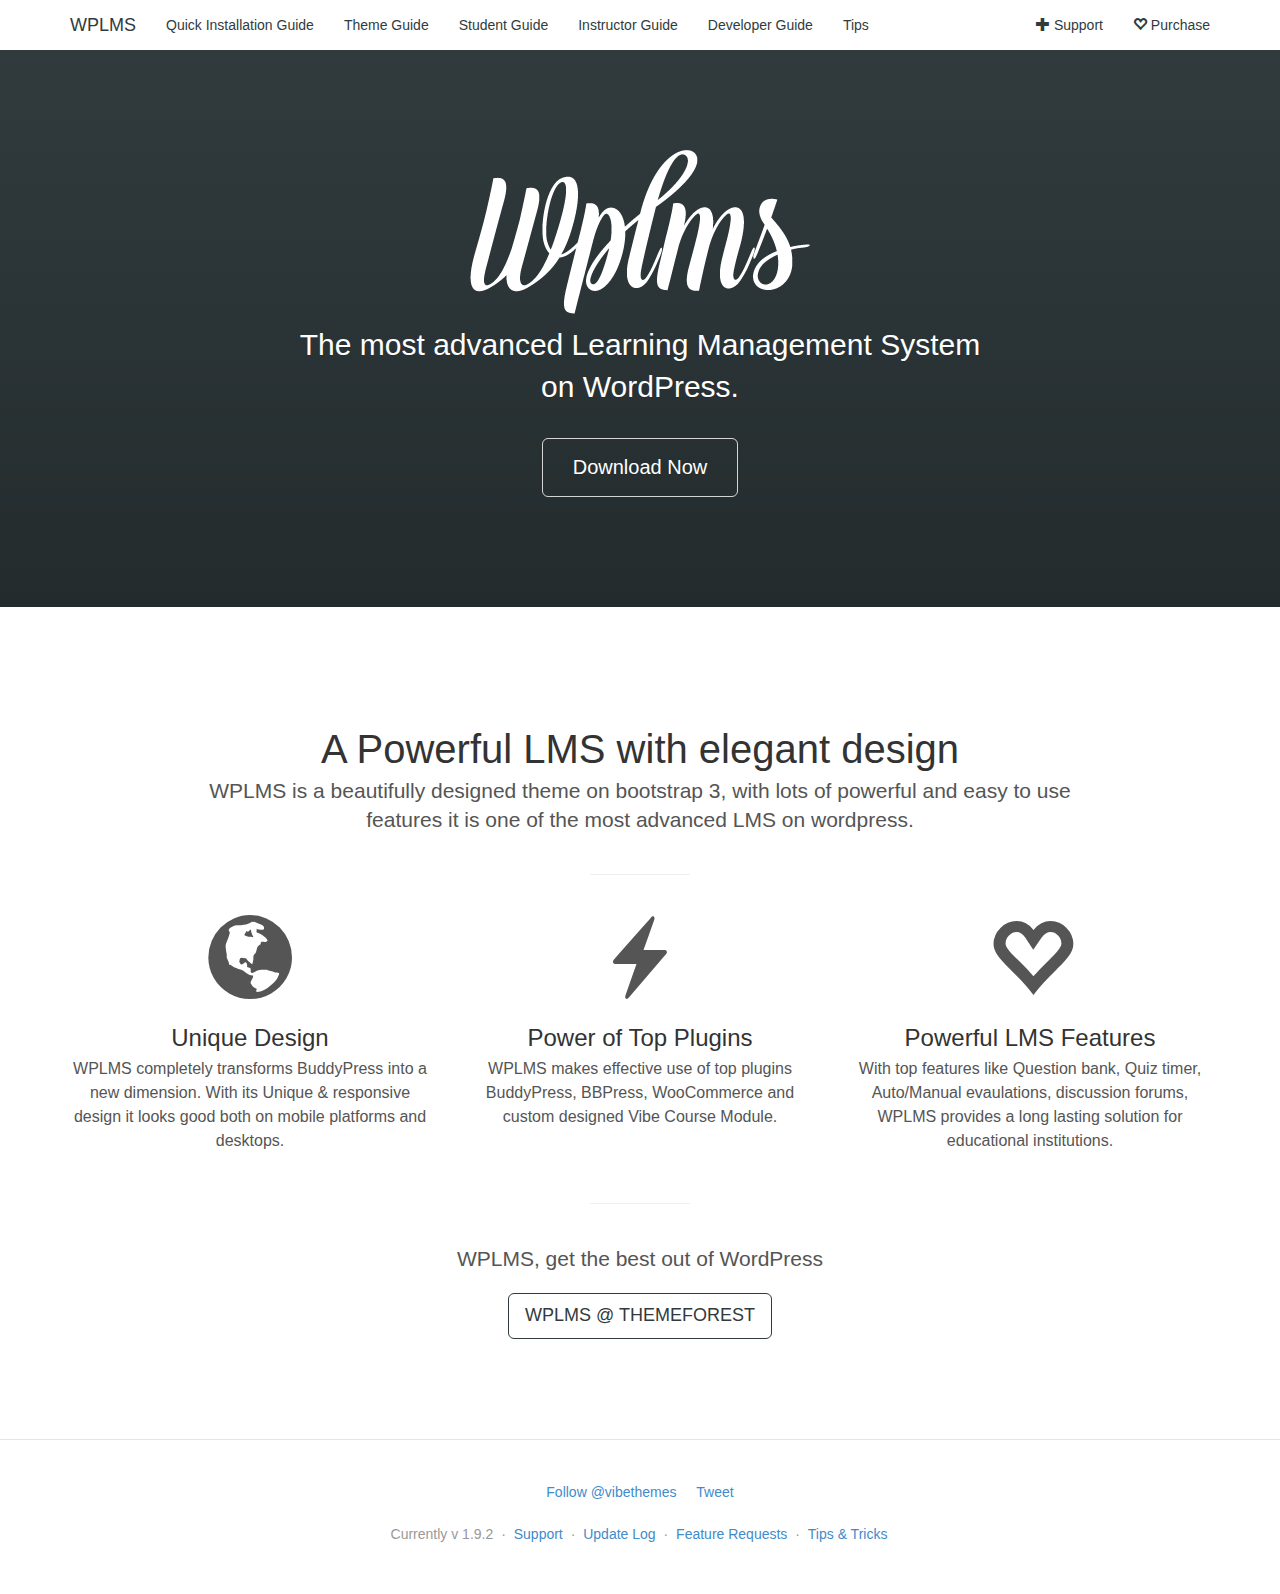
<file: index.html>
<!DOCTYPE html>
<html lang="en">
  <head>
    <!-- Meta, title, CSS, favicons, etc. -->
    <meta charset="utf-8">
<meta http-equiv="X-UA-Compatible" content="IE=edge">
<meta name="viewport" content="width=device-width, initial-scale=1">
<meta name="author" content="vibethemes">

<title>
  
    WPLMS | LMS for WordPress
  
</title>

<!-- Bootstrap core CSS -->
<link href="css/bootstrap.min.css" rel="stylesheet">

<!-- Documentation extras -->
<link href="css/style.css" rel="stylesheet">
<!--[if lt IE 9]><script src="../assets/js/ie8-responsive-file-warning.js"></script><![endif]-->

<!-- HTML5 shim and Respond.js IE8 support of HTML5 elements and media queries -->
<!--[if lt IE 9]>
  <script src="https://oss.maxcdn.com/libs/html5shiv/3.7.0/html5shiv.js"></script>
  <script src="https://oss.maxcdn.com/libs/respond.js/1.4.2/respond.min.js"></script>
<![endif]-->



  </head>
  <body class="bs-docs-home">
  <div id="fb-root"></div>


    <a class="sr-only" href="#content">Skip to main content</a>

    <!-- Docs master nav -->
    <header class="navbar navbar-static-top bs-docs-nav" role="banner">
  <div class="container">
    <div class="navbar-header">
      <button class="navbar-toggle" type="button" data-toggle="collapse" data-target=".bs-navbar-collapse">
        <span class="sr-only">Toggle navigation</span>
        <span class="icon-bar"></span>
        <span class="icon-bar"></span>
        <span class="icon-bar"></span>
      </button>
      <a href="index.html" class="navbar-brand">WPLMS</a>
    </div>
    <nav class="collapse navbar-collapse bs-navbar-collapse" role="navigation">
      <ul class="nav navbar-nav">
        <li>
          <a href="quick-installation-guide.html">Quick Installation Guide</a>
        </li>
        <li>
          <a href="theme-guide.html">Theme Guide</a>
        </li>
        <li>
          <a href="student-guide.html">Student Guide</a>
        </li>
        <li>
          <a href="instructor-guide.html">Instructor Guide</a>
        </li>
        <li>
          <a href="developer-guide.html">Developer Guide</a>
        </li>
        <li>
          <a href="tips.html">Tips</a>
        </li>
      </ul>
      <ul class="nav navbar-nav navbar-right">
        <li><a href="http://support.vibethemes.com/"><i class="glyphicon glyphicon-plus"></i> Support</a></li>
        <li><a href="http://themeforest.net/item/wplms-learning-management-system/6780226?ref=vibethemes"><i class="glyphicon glyphicon-heart-empty"></i> Purchase</a></li>
      </ul>
    </nav>
  </div>
</header>


    <!-- Page content of course! -->
    <main class="bs-masthead" id="content" role="main">
      <div class="container">
        <h1><img src="images/logo.png" alt="WPLMS logo" /></h1>
        <!-- <h1>Bootstrap</h1> -->
        <p class="lead">The most advanced Learning Management System<br /> on WordPress.</p>
        <p class="lead">
          <a href="" class="btn btn-outline-inverse btn-lg" onclick="">Download Now</a>
        </p>
      </div>
    </main>

<div class="bs-featurette">
  <div class="container">
    <h2 class="bs-featurette-title">A Powerful LMS with elegant design</h2>
    <p class="lead">WPLMS is a beautifully designed theme on bootstrap 3, with lots of powerful and easy to use features it is one of the most advanced LMS on wordpress.</p>

    <hr class="half-rule">

    <div class="row">
      <div class="col-sm-4">
       <i class="glyphicon glyphicon-globe bigicon"></i>
        <h3>Unique Design</h3>
        <p>WPLMS completely transforms BuddyPress into a new dimension. With its Unique & responsive design it looks good both on mobile platforms and desktops.</p>
      </div>
      <div class="col-sm-4">
        <i class="glyphicon glyphicon-flash bigicon"></i>
        <h3>Power of Top Plugins</h3>
        <p>WPLMS makes effective use of top plugins BuddyPress, BBPress, WooCommerce and custom designed Vibe Course Module.</p>
      </div>
      <div class="col-sm-4">
        <i class="glyphicon glyphicon-heart-empty bigicon"></i>
        <h3>Powerful LMS Features</h3>
        <p>With top features like Question bank, Quiz timer, Auto/Manual evaulations, discussion forums, WPLMS provides a long lasting solution for educational institutions.</p>
      </div>
    </div>

    <hr class="half-rule">

    <p class="lead">WPLMS, get the best out of WordPress</p>
    <a href="http://themeforest.com/user/vibethemes" class="btn btn-outline btn-lg">WPLMS @ THEMEFOREST</a>
  </div>
</div>



    <!-- Footer
================================================== -->
<footer class="bs-footer" role="contentinfo">
  <div class="container">
    <div class="bs-social">
  <ul class="bs-social-buttons">
    <li class="follow-btn">
      <a href="https://twitter.com/vibethemes" class="twitter-follow-button" data-link-color="#0069D6" data-show-count="true">Follow @vibethemes</a>
    </li>
    <li class="tweet-btn">
      <a href="https://twitter.com/share" class="twitter-share-button" data-url="http://vibethemes.com/envato/wplms" data-count="horizontal" data-via="vibethemes" data-related="mdo:WPLMS by VibeThemes">Tweet</a>
    </li>
  </ul>
</div>


   
     <ul class="footer-links muted">
      <li>Currently v 1.9.2</li>
      <li>&middot;</li>
      <li><a href="http://support.vibethemes.com/">Support</a></li>
      <li>&middot;</li>
      <li><a href="http://support.vibethemes.com/support/solutions/folders/1000210639">Update Log</a></li>
      <li>&middot;</li>
      <li><a href="http://support.vibethemes.com/support/discussions/forums/1000220365">Feature Requests</a></li>
      <li>&middot;</li>
      <li><a href="http://support.vibethemes.com/support/solutions/folders/1000210637">Tips &amp; Tricks</a></li>
    </ul>
  </div>
</footer>

<!-- Bootstrap core JavaScript
================================================== -->
<!-- Placed at the end of the document so the pages load faster -->
<script src="https://ajax.googleapis.com/ajax/libs/jquery/1.10.2/jquery.min.js"></script>
<script src="js/bootstrap.min.js"></script>
<script src="js/docs.min.js"></script>


  </body>
</html>
</file>
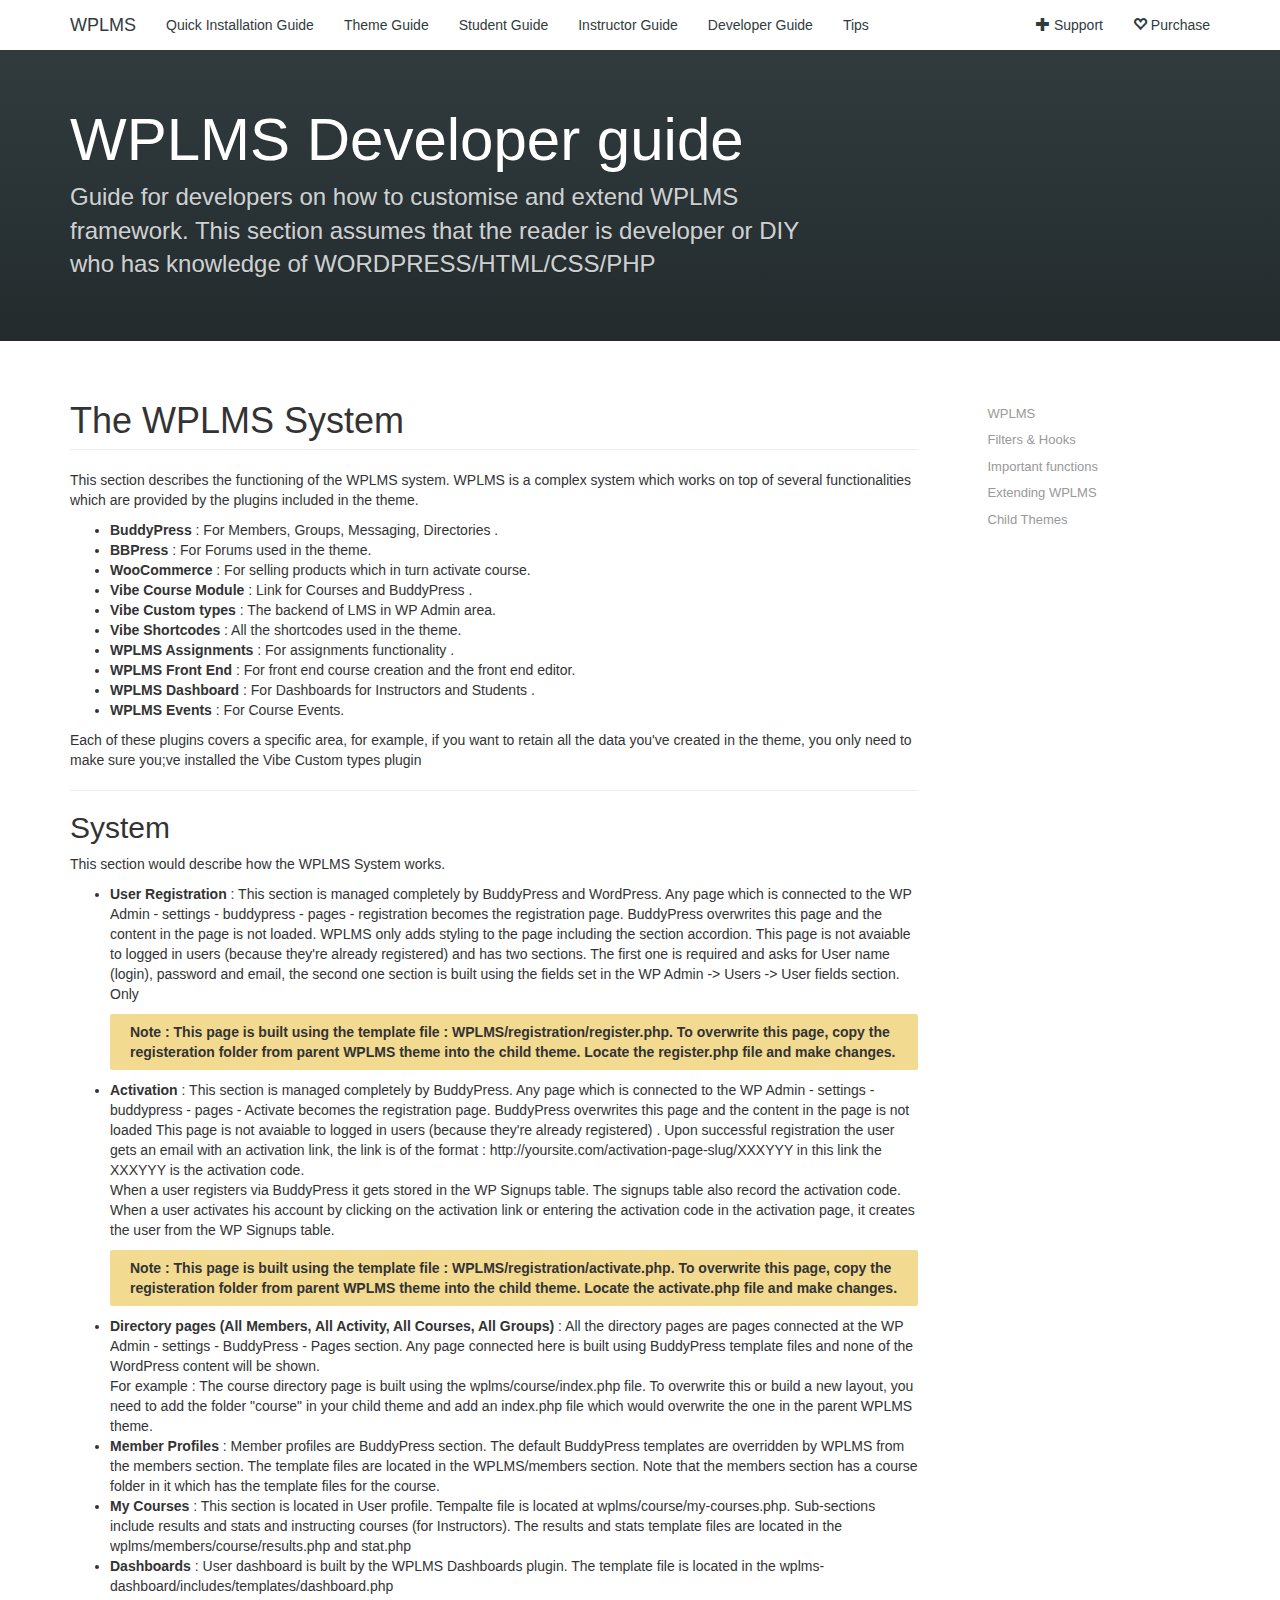
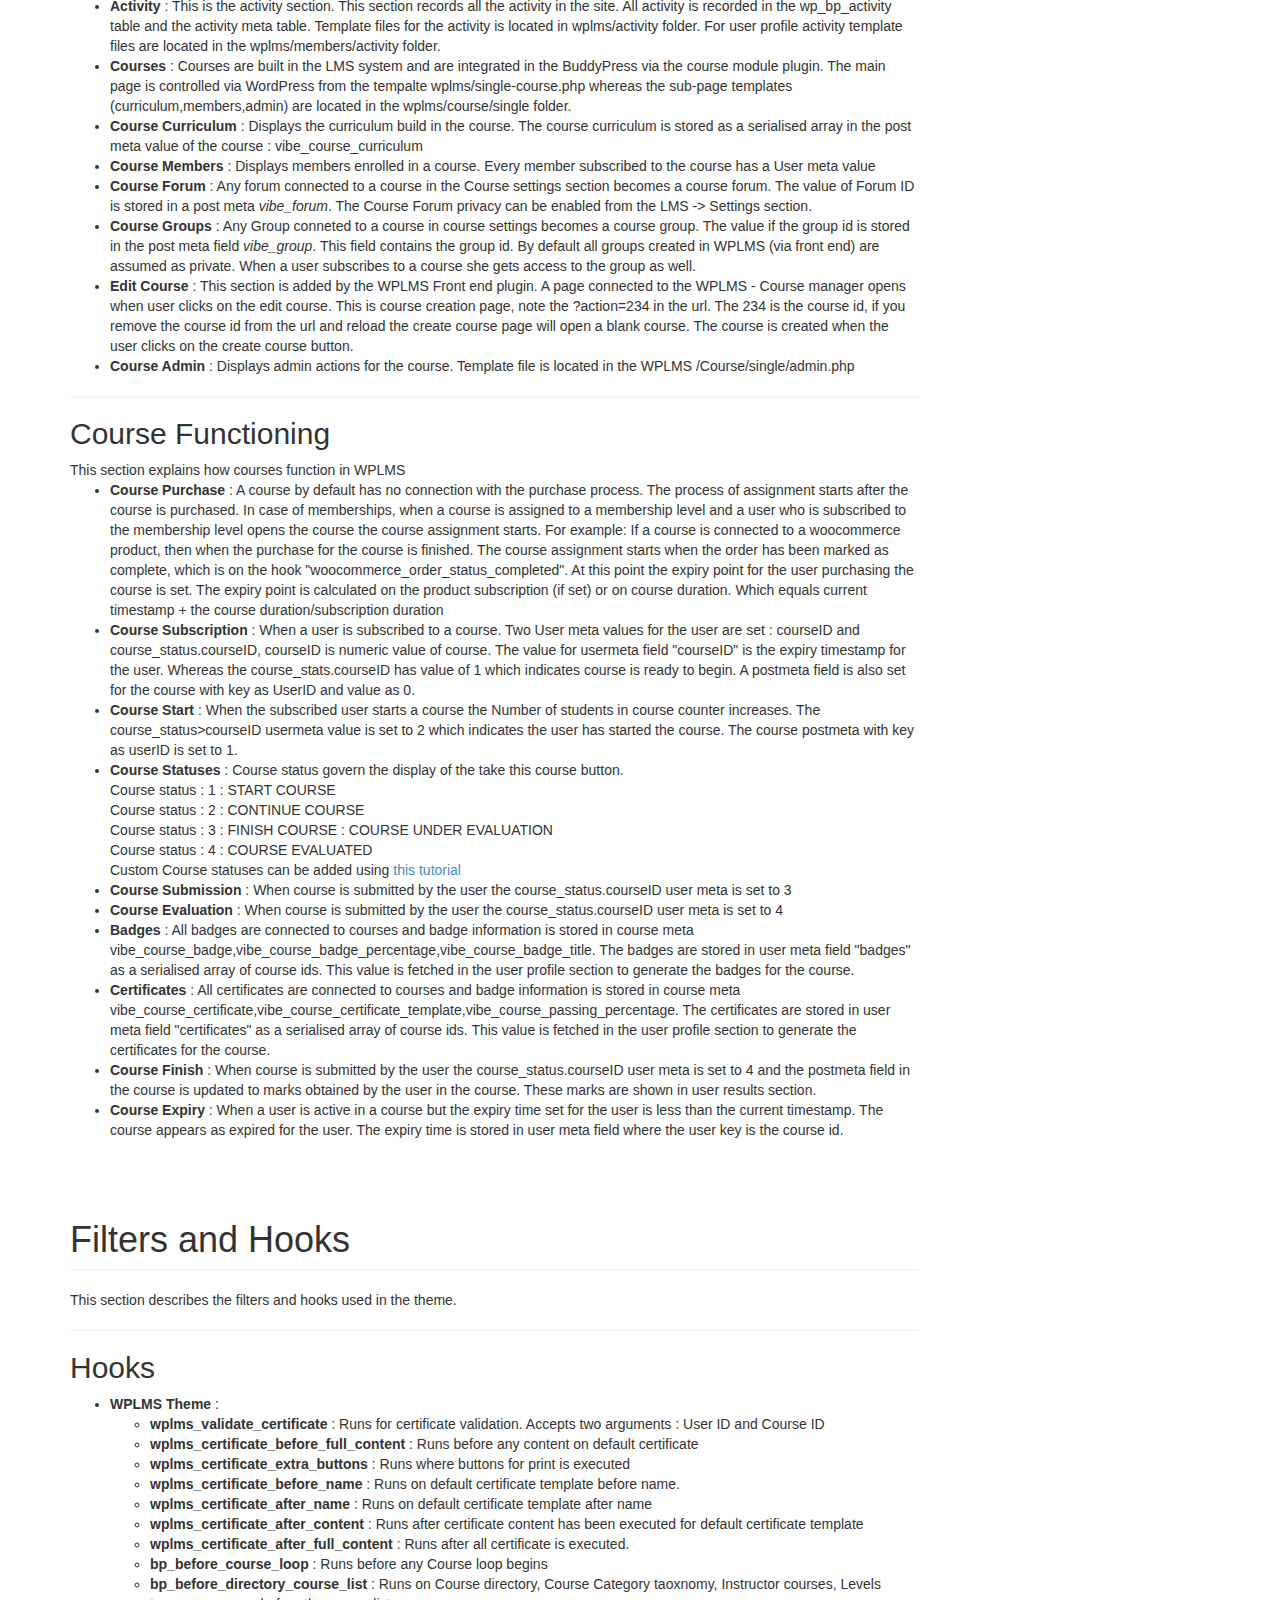
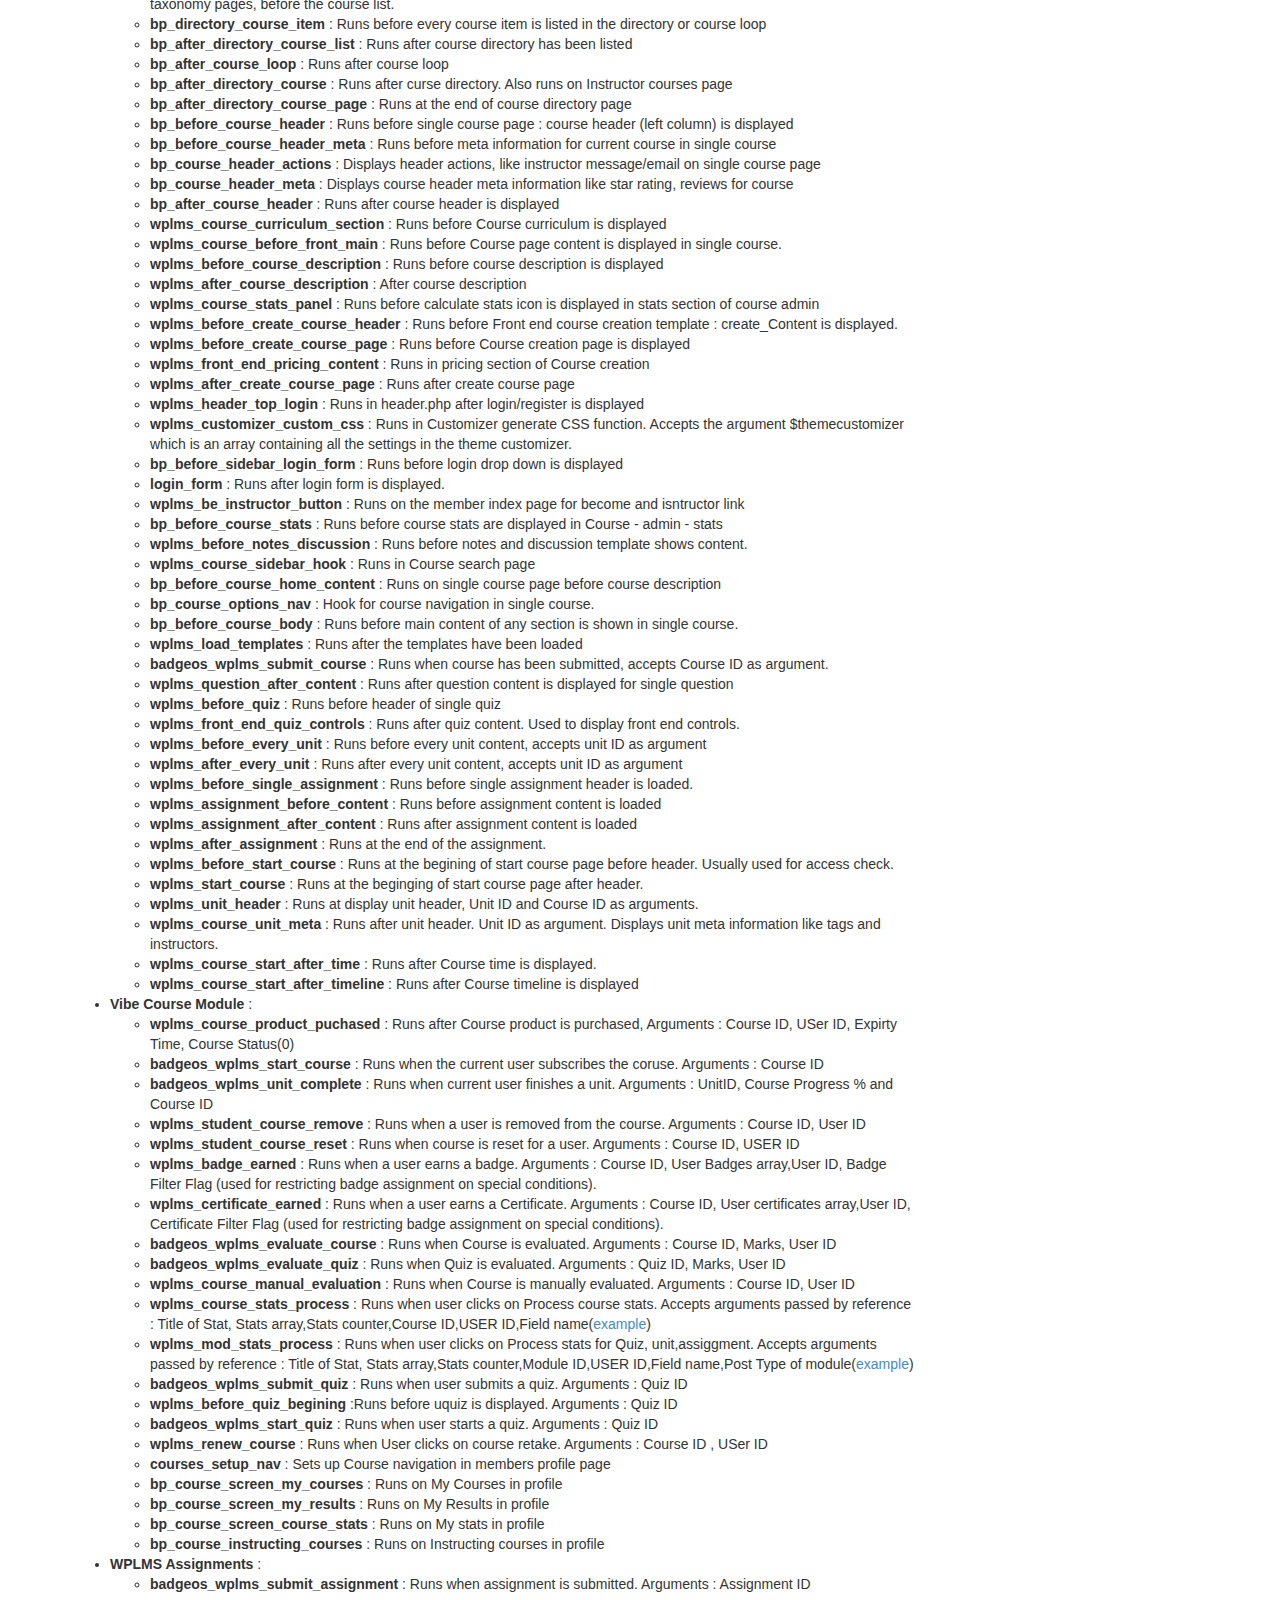
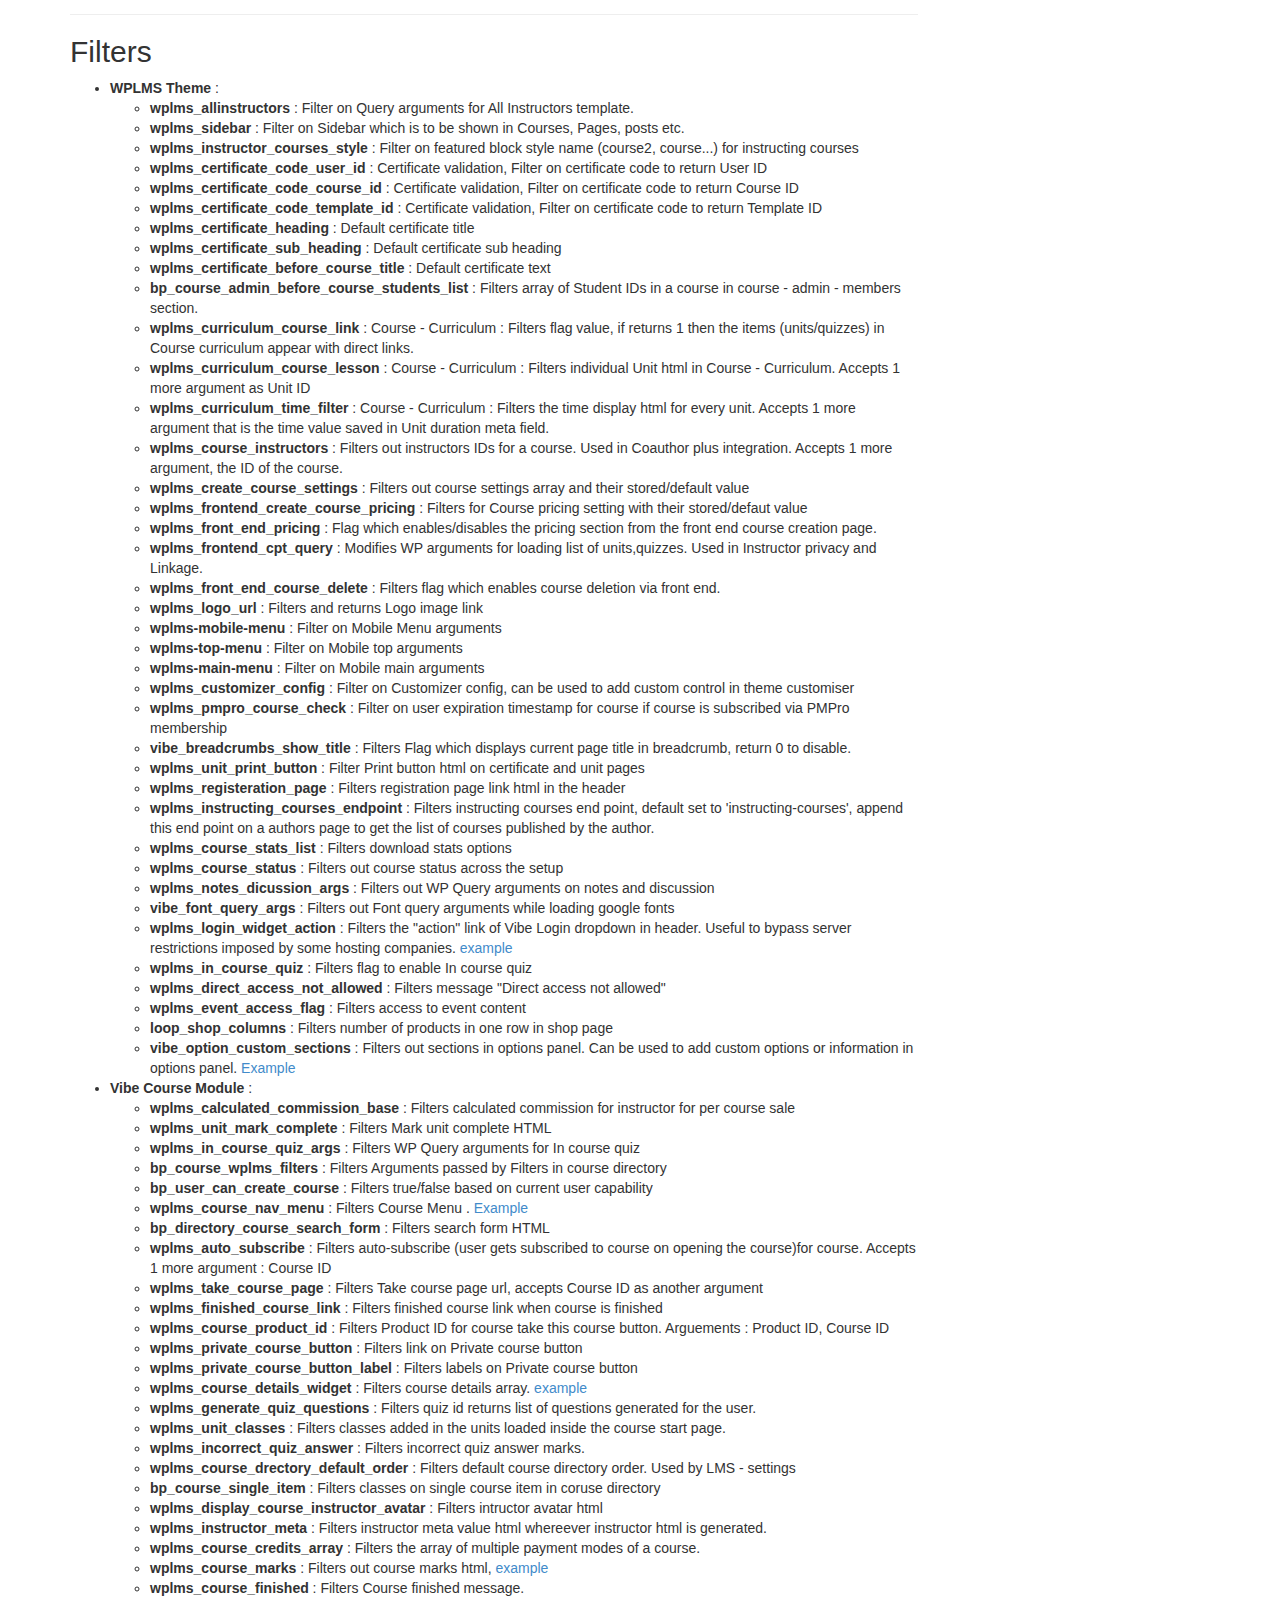
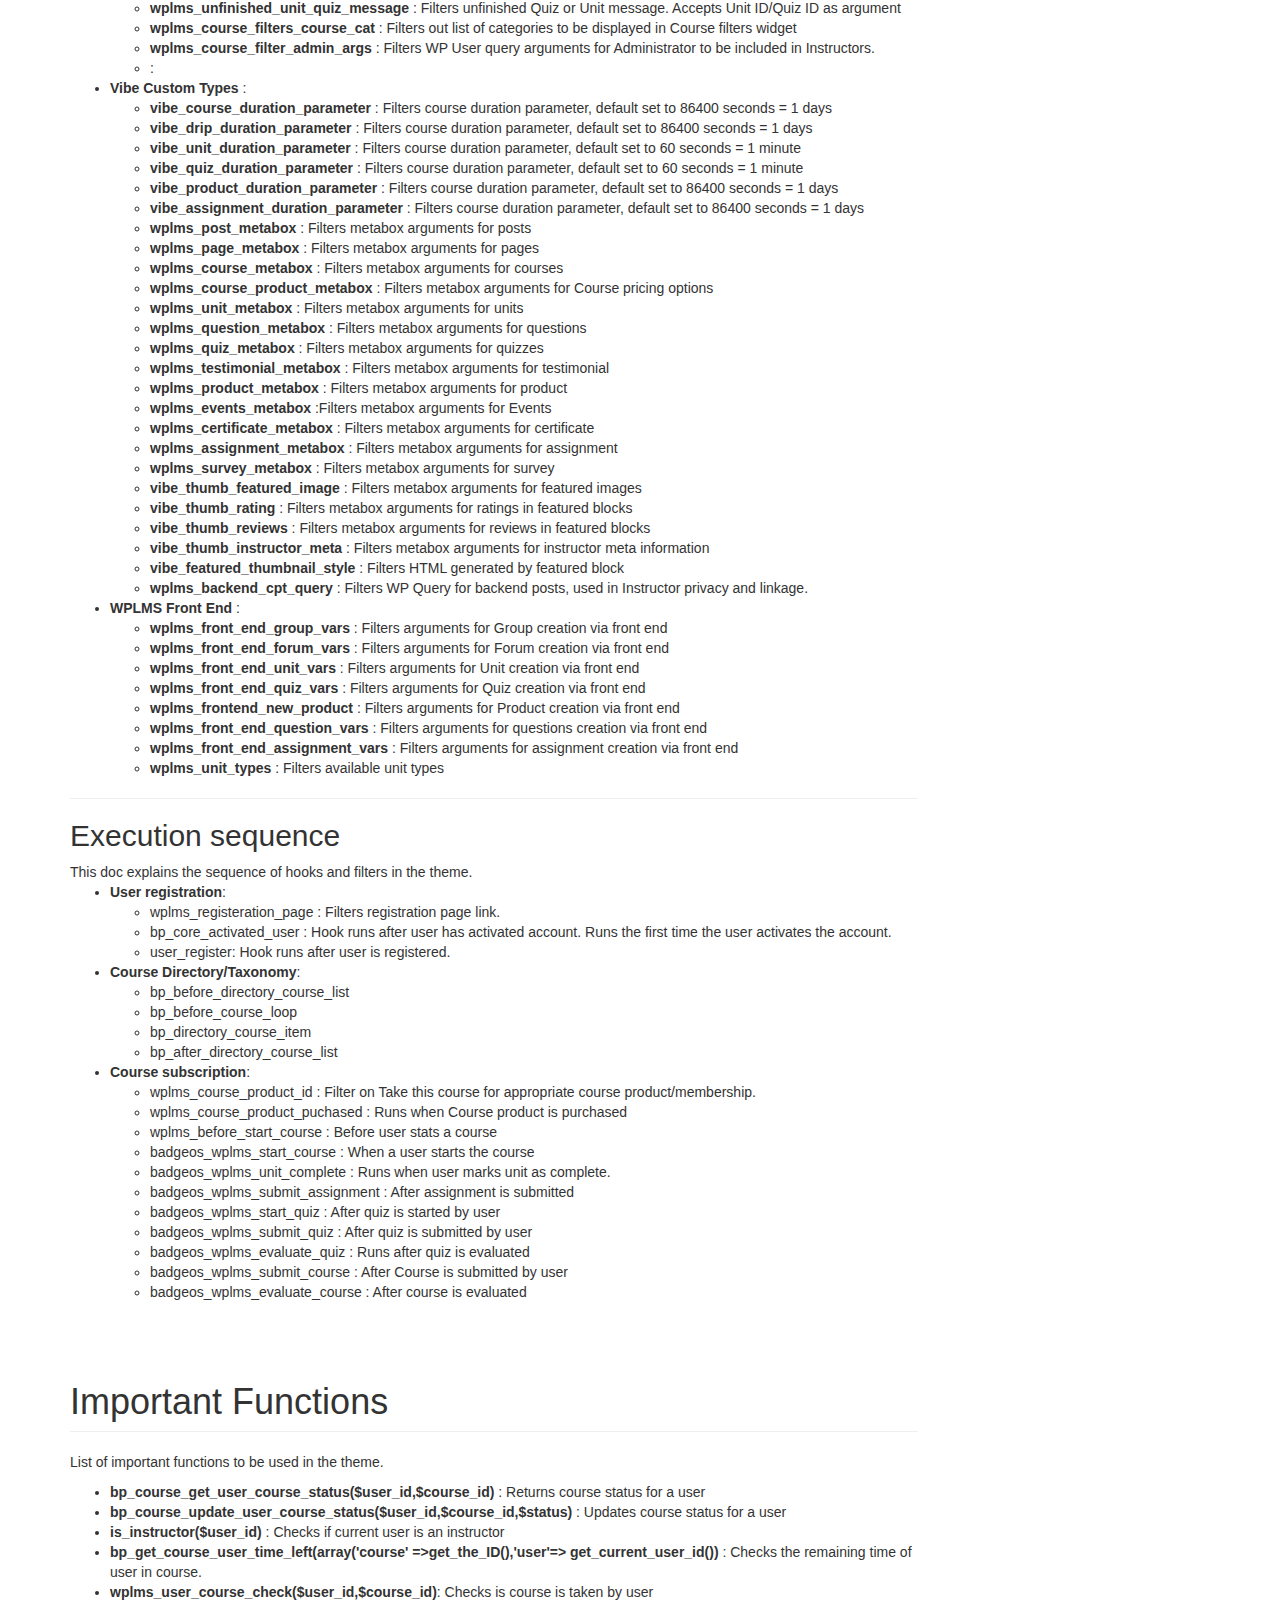
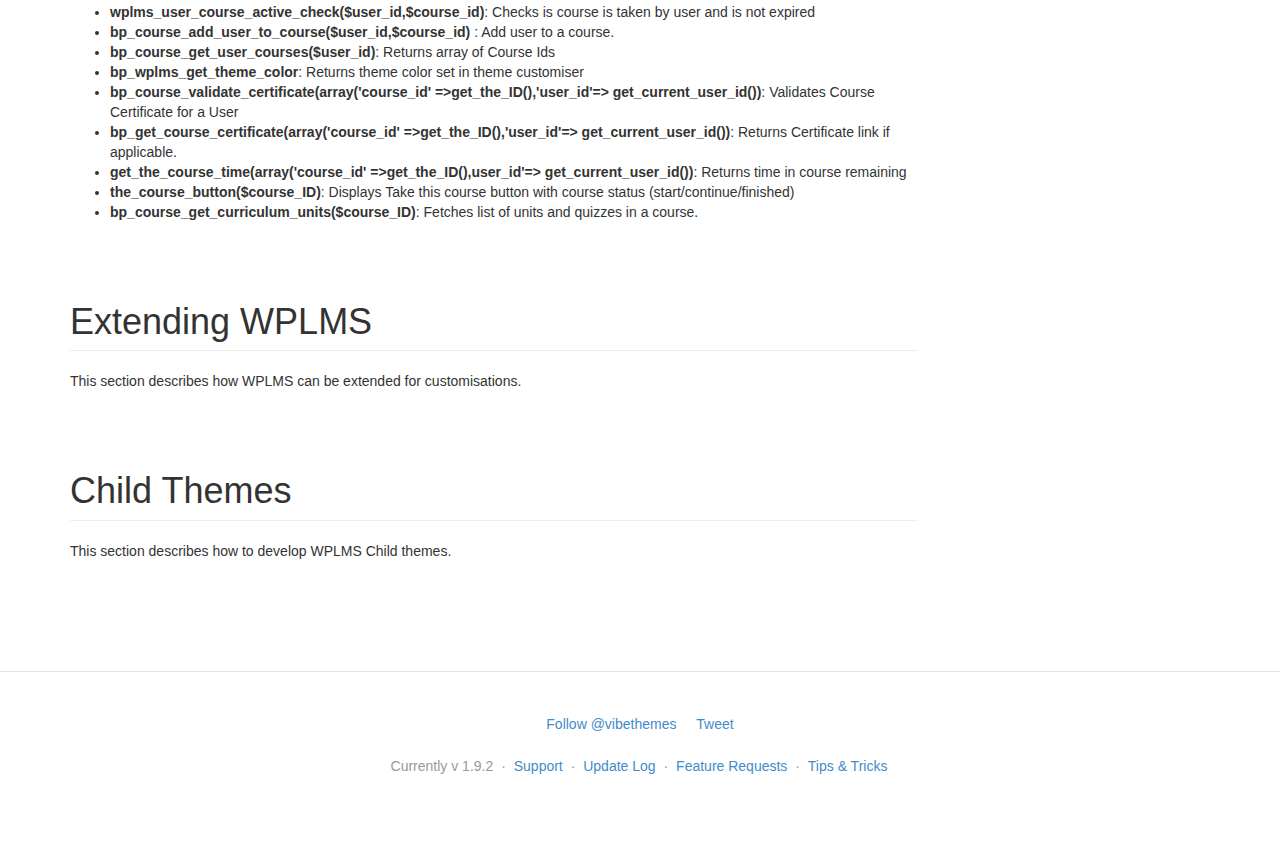
<file: developer-guide.html>
<!DOCTYPE html>
<html lang="en">
  <head>
    <!-- Meta, title, CSS, favicons, etc. -->
    <meta charset="utf-8">
<meta http-equiv="X-UA-Compatible" content="IE=edge">
<meta name="viewport" content="width=device-width, initial-scale=1">

<title>
  
    WPLMS Developer Guide | LMS for WordPress
  
</title>

<!-- Bootstrap core CSS -->
<link href="css/bootstrap.min.css" rel="stylesheet">
<link href="css/magnific-popup.css" rel="stylesheet">
<!-- Documentation extras -->
<link href="css/style.css" rel="stylesheet">


<!-- HTML5 shim and Respond.js IE8 support of HTML5 elements and media queries -->
<!--[if lt IE 9]>
  <script src="https://oss.maxcdn.com/libs/html5shiv/3.7.0/html5shiv.js"></script>
  <script src="https://oss.maxcdn.com/libs/respond.js/1.4.2/respond.min.js"></script>
<![endif]-->



  </head>
  <body class="bs-docs-home">
  
    <a class="sr-only" href="#content">Skip to main content</a>

    <!-- Docs master nav -->
    <header class="navbar navbar-static-top bs-docs-nav" role="banner">
  <div class="container">
    <div class="navbar-header">
      <button class="navbar-toggle" type="button" data-toggle="collapse" data-target=".bs-navbar-collapse">
        <span class="sr-only">Toggle navigation</span>
        <span class="icon-bar"></span>
        <span class="icon-bar"></span>
        <span class="icon-bar"></span>
      </button>
      <a href="index.html" class="navbar-brand">WPLMS</a>
    </div>
    <nav class="collapse navbar-collapse bs-navbar-collapse" role="navigation">
      <ul class="nav navbar-nav">
        <li>
          <a href="quick-installation-guide.html">Quick Installation Guide</a>
        </li>
        <li>
          <a href="theme-guide.html">Theme Guide</a>
        </li>
        <li>
          <a href="student-guide.html">Student Guide</a>
        </li>
        <li>
          <a href="instructor-guide.html">Instructor Guide</a>
        </li>
        <li>
          <a href="developer-guide.html">Developer Guide</a>
        </li>
        <li>
          <a href="tips.html">Tips</a>
        </li>
      </ul>
      <ul class="nav navbar-nav navbar-right">
        <li><a href="http://support.vibethemes.com/"><i class="glyphicon glyphicon-plus"></i> Support</a></li>
        <li><a href="http://themeforest.net/item/wplms-learning-management-system/6780226?ref=vibethemes"><i class="glyphicon glyphicon-heart-empty"></i> Purchase</a></li>
      </ul>
    </nav>
  </div>
</header>





    <!-- Docs page layout -->
    <div class="bs-header" id="content">
      <div class="container">
        <h1>WPLMS Developer guide</h1>
        <p>Guide for developers on how to customise and extend WPLMS framework. This section assumes that the reader is developer or DIY who has knowledge of WORDPRESS/HTML/CSS/PHP</p>
      </div>
    </div>

    <div class="container bs-docs-container">

      <div class="row">
        <div class="col-md-9" role="main">

        <div class="bs-docs-section">
          <h1 id="wplms" class="page-header">The WPLMS System</h1>
          <p>This section describes the functioning of the WPLMS system. WPLMS is a complex system which works on top of several functionalities which are provided by the plugins included in the theme.</p>
          <ul>
            <li><strong>BuddyPress</strong>  : For Members, Groups, Messaging, Directories .</li>
            <li><strong>BBPress</strong>     : For Forums used in the theme.</li>
            <li><strong>WooCommerce</strong> : For selling products which in turn activate course.</li>
            <li><strong>Vibe Course Module</strong> : Link for Courses and BuddyPress .</li>
            <li><strong>Vibe Custom types</strong> : The backend of LMS in WP Admin area.</li>
            <li><strong>Vibe Shortcodes</strong> : All the shortcodes used in the theme.</li>
            <li><strong>WPLMS Assignments</strong> : For assignments functionality .</li>
            <li><strong>WPLMS Front End</strong> : For front end course creation and the front end editor.</li>
            <li><strong>WPLMS Dashboard</strong> : For Dashboards for Instructors and Students .</li>
            <li><strong>WPLMS Events</strong> : For Course Events.</li>
          </ul>

          Each of these plugins covers a specific area, for example, if you want to retain all the data you've created in the theme, you only need to make sure you;ve installed the Vibe Custom types plugin

          <hr />
          <h2 id="system">System</h2>
          <p>This section would describe how the WPLMS System works.</p>
          <ul>
          <li><strong>User Registration</strong> : This section is managed completely by BuddyPress and WordPress. Any page which is connected to the WP Admin - settings - buddypress - pages - registration becomes the registration page. BuddyPress overwrites this page and the content in the page is not loaded. WPLMS only adds styling to the page including the section accordion. This page is not avaiable to logged in users (because they're already registered) and has two sections. The first one is required and asks for User name (login), password and email, the second one section is built using the fields set in the WP Admin -> Users -> User fields section.  Only <br />
          <p style="padding:8px 20px;display:inline-block; margin:10px 0;background:#f2da91;font-weight:600;width:100%;border-radius:2px;">
          <strong>Note</strong> : This page is built using the template file : WPLMS/registration/register.php. To overwrite this page, copy the registeration folder from parent WPLMS theme into the child theme. Locate the register.php file and make changes.</p> </li>
          <li><strong>Activation</strong> : This section is managed completely by BuddyPress. Any page which is connected to the WP Admin - settings - buddypress - pages - Activate becomes the registration page. BuddyPress overwrites this page and the content in the page is not loaded This page is not avaiable to logged in users (because they're already registered) . Upon successful registration the user gets an email with an activation link, the link is of the format : http://yoursite.com/activation-page-slug/XXXYYY in this link the XXXYYY is the activation code.<br />
          When a user registers via BuddyPress it gets stored in the WP Signups table. The signups table also record the activation code.
          When a user activates his account by clicking on the activation link or entering the activation code in the activation page, it creates the user from the WP Signups table.
          <p style="padding:8px 20px;display:inline-block; margin:10px 0;background:#f2da91;font-weight:600;width:100%;border-radius:2px;">
          <strong>Note</strong> : This page is built using the template file : WPLMS/registration/activate.php. To overwrite this page, copy the registeration folder from parent WPLMS theme into the child theme. Locate the activate.php file and make changes.</p>
          </li>
          <li><strong>Directory pages (All Members, All Activity, All Courses, All Groups)</strong> : All the directory pages are pages connected at the WP Admin - settings - BuddyPress - Pages section. Any page connected here is built using BuddyPress template files and none of the WordPress content will be shown.<br />
          For example : The course directory page is built using the wplms/course/index.php file. To overwrite this or build a new layout, you need to add the folder "course" in your child theme and add an index.php file which would overwrite the one in the parent WPLMS theme. </li>
          <li><strong>Member Profiles</strong> : Member profiles are BuddyPress section. The default BuddyPress templates are overridden by WPLMS from the members section. The template files are located in the WPLMS/members section. Note that the members section has a course folder in it which has the template files for the course.</li>
          <li><strong>My Courses</strong> : This section is located in User profile. Tempalte file is located at wplms/course/my-courses.php. Sub-sections include results and stats and instructing courses (for Instructors). The results and stats template files are located in the  wplms/members/course/results.php and stat.php</li>
          <li><strong>Dashboards</strong> : User dashboard is built by the WPLMS Dashboards plugin. The template file is located in the wplms-dashboard/includes/templates/dashboard.php</li>
          <li><strong>Activity</strong> : This is the activity section. This section records all the activity in the site. All activity is recorded in the wp_bp_activity table and the activity meta table. Template files for the activity is located in wplms/activity folder. For user profile activity template files are located in the wplms/members/activity folder.</li>
          <li><strong>Courses</strong> : Courses are built in the LMS system and are integrated in the BuddyPress via the course module plugin. The main page is controlled via WordPress from the tempalte wplms/single-course.php whereas the sub-page templates (curriculum,members,admin) are located in the wplms/course/single folder.</li>
          <li><strong>Course Curriculum</strong> : Displays the curriculum build in the course. The course curriculum is stored as a serialised array in the post meta value of the course : vibe_course_curriculum</li>
          <li><strong>Course Members</strong> : Displays members enrolled in a course. Every member subscribed to the course has a User meta value</li>
          <li><strong>Course Forum</strong> : Any forum connected to a course in the Course settings section becomes a course forum. The value of Forum ID is stored in a post meta <i>vibe_forum</i>. The Course Forum privacy can be enabled from the LMS -> Settings section.</li>
          <li><strong>Course Groups</strong> : Any Group conneted to a course in course settings becomes a course group. The value if the group id is stored in the post meta field <i>vibe_group</i>. This field contains the group id. By default all groups created in WPLMS (via front end) are assumed as private. When a user subscribes to a course she gets access to the group as well.</li>
          <li><strong>Edit Course</strong> : This section is added by the WPLMS Front end plugin. A page connected to the WPLMS - Course manager opens when user clicks on the edit course. This is course creation page, note the ?action=234 in the url. The 234 is the course id, if you remove the course id from the url and reload the create course page will open a blank course. The course is created when the user clicks on the create course button.</li>
          <li><strong>Course Admin</strong> : Displays admin actions for the course. Template file is located in the WPLMS /Course/single/admin.php</li>
          </ul>
          
          <hr />
          <h2 id="course">Course Functioning</h2>
            This section explains how courses function in WPLMS
            <ul>
              <li><strong>Course Purchase</strong> : A course by default has no connection with the purchase process. The process of assignment starts after the course is purchased. In case of memberships, when a course is assigned to a membership level and a user who is subscribed to the membership level opens the course the course assignment starts.
              For example: If a course is connected to a woocommerce product, then when the purchase for the course is finished. The course assignment starts when the order has been marked as complete, which is on the hook "woocommerce_order_status_completed". At this point the expiry point for the user purchasing the course is set. The expiry point is calculated on the product subscription (if set) or on course duration. Which equals current timestamp + the course duration/subscription duration
              </li>
              <li><strong>Course Subscription</strong> : When a user is subscribed to a course. Two User meta values for the user are set : courseID and course_status.courseID, courseID is numeric value of course. The value for usermeta field "courseID" is the expiry timestamp for the user. Whereas the course_stats.courseID has value of 1  which indicates course is ready to begin. A postmeta field is also set for the course with key as UserID and value as 0.</li>
              <li><strong>Course Start</strong> : When the subscribed user starts a course the Number of students in course counter increases. The course_status>courseID usermeta value is set to 2 which indicates the user has started the course. The course postmeta with key as userID is set to 1.</li>
              <li><strong>Course Statuses</strong> : Course status govern the display of the take this course button. <br />
              Course status : 1 : START COURSE<br />
              Course status : 2 : CONTINUE COURSE<br />
              Course status : 3 : FINISH COURSE : COURSE UNDER EVALUATION<br />
              Course status : 4 : COURSE EVALUATED<br />Custom Course statuses can be added using <a href="http://support.vibethemes.com/solution/articles/1000165142-adding-custom-course-statuses-in-wplms">this tutorial</a></li>
              <li><strong>Course Submission</strong> : When course is submitted by the user the course_status.courseID user meta is set to 3</li>
              <li><strong>Course Evaluation</strong> : When course is submitted by the user the course_status.courseID user meta is set to 4</li>
              <li><strong>Badges</strong> : All badges are connected to courses and badge information is stored in course meta vibe_course_badge,vibe_course_badge_percentage,vibe_course_badge_title. The badges are stored in user meta field "badges" as a serialised array of course ids. This value is fetched in the user profile section to generate the badges for the course.</li>
              <li><strong>Certificates</strong> : All certificates are connected to courses and badge information is stored in course meta vibe_course_certificate,vibe_course_certificate_template,vibe_course_passing_percentage. The certificates are stored in user meta field "certificates" as a serialised array of course ids. This value is fetched in the user profile section to generate the certificates for the course.</li>
              <li><strong>Course Finish</strong> : When course is submitted by the user the course_status.courseID user meta is set to 4 and the postmeta field in the course is updated to marks obtained by the user in the course. These marks are shown in user results section.</li>
              <li><strong>Course Expiry</strong> : When a user is active in a course but the expiry time set for the user is less than the current timestamp. The course appears as expired for the user. The expiry time is stored in user meta field where the user key is the course id.</li>
            </ul>


        </div> 

        <div class="bs-docs-section">
          <h1 id="filters-hooks" class="page-header">Filters and Hooks</h1>
          <p>This section describes the filters and hooks used in the theme.</p>
          <hr />
          <h2 id="hooks">Hooks</h2>
          <ul>
            <li><strong>WPLMS Theme </strong>:
              <ul>
                <li><strong>wplms_validate_certificate</strong> : Runs for certificate validation. Accepts two arguments : User ID and Course ID</li>
                <li><strong>wplms_certificate_before_full_content</strong> : Runs before any content on default certificate</li>
                <li><strong>wplms_certificate_extra_buttons</strong> : Runs where buttons for print is executed</li>
                <li><strong>wplms_certificate_before_name</strong> : Runs on default certificate template before name. </li>
                <li><strong>wplms_certificate_after_name</strong> : Runs on default certificate template after name</li>
                <li><strong>wplms_certificate_after_content</strong> : Runs after certificate content has been executed for default certificate template</li>
                <li><strong>wplms_certificate_after_full_content</strong> : Runs after all certificate is executed.</li>
                <li><strong>bp_before_course_loop</strong> : Runs before any Course loop begins</li>
                <li><strong>bp_before_directory_course_list</strong> : Runs on Course directory, Course Category taoxnomy, Instructor courses, Levels taxonomy pages, before the course list.</li>
                <li><strong>bp_directory_course_item</strong> : Runs before every course item is listed in the directory or course loop</li>
                <li><strong>bp_after_directory_course_list</strong> : Runs after course directory has been listed</li>
                <li><strong>bp_after_course_loop</strong> : Runs after course loop</li>
                <li><strong>bp_after_directory_course</strong> : Runs after curse directory. Also runs on Instructor courses page</li>
                <li><strong>bp_after_directory_course_page</strong> : Runs at the end of course directory page</li>
                <li><strong>bp_before_course_header</strong> : Runs before single course page : course header (left column) is displayed</li>
                <li><strong>bp_before_course_header_meta</strong> : Runs before meta information for current course in single course</li>
                <li><strong>bp_course_header_actions</strong> : Displays header actions, like instructor message/email on single course page</li>
                <li><strong>bp_course_header_meta</strong> : Displays course header meta information like star rating, reviews for course</li>
                <li><strong>bp_after_course_header</strong> : Runs after course header is displayed</li>
                <li><strong>wplms_course_curriculum_section</strong> : Runs before Course curriculum is displayed</li>
                <li><strong>wplms_course_before_front_main</strong> : Runs before Course page content is displayed in single course.</li>
                <li><strong>wplms_before_course_description</strong> : Runs before course description is displayed</li>
                <li><strong>wplms_after_course_description</strong> : After course description</li>
                <li><strong>wplms_course_stats_panel</strong> : Runs before calculate stats icon is displayed in stats section of course admin</li>
                <li><strong>wplms_before_create_course_header</strong> : Runs before Front end course creation template : create_Content is displayed.</li>
                <li><strong>wplms_before_create_course_page</strong> : Runs before Course creation page is displayed</li>
                <li><strong>wplms_front_end_pricing_content</strong> : Runs in pricing section of Course creation</li>
                <li><strong>wplms_after_create_course_page</strong> : Runs after create course page</li>
                <li><strong>wplms_header_top_login</strong> : Runs in header.php after login/register is displayed</li>
                <li><strong >wplms_customizer_custom_css</strong> : Runs in Customizer generate CSS function. Accepts the argument $themecustomizer which is an array containing all the settings in the theme customizer.</li>
                <li><strong>bp_before_sidebar_login_form</strong> : Runs before login drop down is displayed</li>
                <li><strong>login_form</strong> : Runs after login form is displayed. </li>
                <li><strong>wplms_be_instructor_button</strong> : Runs on the member index page for become and isntructor link</li>
                <li><strong>bp_before_course_stats</strong> : Runs before course stats are displayed in Course - admin - stats</li>
                <li><strong>wplms_before_notes_discussion</strong> : Runs before notes and discussion template shows content.</li>
                <li><strong>wplms_course_sidebar_hook</strong> : Runs in Course search page</li>
                <li><strong>bp_before_course_home_content</strong> : Runs on single course page before course description</li>
                <li><strong>bp_course_options_nav</strong> : Hook for course navigation in single course. </li>
                <li><strong>bp_before_course_body</strong> : Runs before main content of any section is shown in single course.</li>
                <li><strong>wplms_load_templates</strong> : Runs after the templates have been loaded</li>
                <li><strong>badgeos_wplms_submit_course</strong> : Runs when course has been submitted, accepts Course ID as argument.</li>
                <li><strong>wplms_question_after_content</strong> : Runs after question content is displayed for single question</li>
                <li><strong>wplms_before_quiz</strong> : Runs before header of single quiz</li>
                <li><strong>wplms_front_end_quiz_controls</strong> : Runs after quiz content. Used to display front end controls.</li>
                <li><strong>wplms_before_every_unit</strong> : Runs before every unit content, accepts unit ID as argument</li>
                <li><strong>wplms_after_every_unit</strong> : Runs after every unit content, accepts unit ID as argument</li>
                <li><strong>wplms_before_single_assignment</strong> : Runs before single assignment header is loaded.</li>
                <li><strong>wplms_assignment_before_content</strong> : Runs before assignment content is loaded</li>
                <li><strong>wplms_assignment_after_content</strong> : Runs after assignment content is loaded</li>
                <li><strong>wplms_after_assignment</strong> : Runs at the end of the assignment.</li>
                <li><strong>wplms_before_start_course</strong> : Runs at the begining of start course page before header. Usually used for access check.</li>
                <li><strong>wplms_start_course</strong> : Runs at the beginging of start course page after header.</li>
                <li><strong>wplms_unit_header</strong> : Runs at display unit header, Unit ID and Course ID as arguments.</li>
                <li><strong>wplms_course_unit_meta</strong> : Runs after unit header. Unit ID as argument. Displays unit meta information like tags and instructors.</li>
                <li><strong>wplms_course_start_after_time</strong> : Runs after Course time is displayed.</li>
                <li><strong>wplms_course_start_after_timeline</strong> : Runs after Course timeline is displayed</li>
              </ul>
            </li>
            <li><strong>Vibe Course Module </strong>:
              <ul>
                <li><strong>wplms_course_product_puchased</strong> : Runs after Course product is purchased, Arguments : Course ID, USer ID, Expirty Time, Course Status(0)</li>
                <li><strong>badgeos_wplms_start_course</strong> : Runs when the current user subscribes the coruse. Arguments : Course ID</li>
                <li><strong>badgeos_wplms_unit_complete</strong> : Runs when current user finishes a unit. Arguments : UnitID, Course Progress % and Course ID</li>
                <li><strong>wplms_student_course_remove</strong> : Runs when a user is removed from the course. Arguments : Course ID, User ID</li>
                <li><strong>wplms_student_course_reset</strong> : Runs when course is reset for a user. Arguments : Course ID, USER ID</li>
                <li><strong>wplms_badge_earned</strong> : Runs when a user earns a badge. Arguments : Course ID, User Badges array,User ID, Badge Filter Flag (used for restricting badge assignment on special conditions).</li>
                <li><strong>wplms_certificate_earned</strong> : Runs when a user earns a Certificate. Arguments : Course ID, User certificates array,User ID, Certificate Filter Flag (used for restricting badge assignment on special conditions).</li>
                <li><strong>badgeos_wplms_evaluate_course</strong> : Runs when Course is evaluated. Arguments : Course ID, Marks, User ID</li>
                <li><strong>badgeos_wplms_evaluate_quiz</strong> : Runs when Quiz is evaluated. Arguments : Quiz ID, Marks, User ID</li>
                <li><strong>wplms_course_manual_evaluation</strong> : Runs when Course is manually evaluated. Arguments : Course ID, User ID</li>
                <li><strong>wplms_course_stats_process</strong> : Runs when user clicks on Process course stats. Accepts arguments passed by reference : Title of Stat, Stats array,Stats counter,Course ID,USER ID,Field name(<a href="http://support.vibethemes.com/solution/articles/1000165094-add-a-custom-information-in-course-stats-download-report">example</a>)</li>
                <li><strong>wplms_mod_stats_process</strong> : Runs when user clicks on Process stats for Quiz, unit,assiggment. Accepts arguments passed by reference : Title of Stat, Stats array,Stats counter,Module ID,USER ID,Field name,Post Type of module(<a href="http://support.vibethemes.com/solution/articles/1000171744-add-custom-field-in-download-stats-for-quiz-assignment-units-question-">example</a>)</li>
                <li><strong>badgeos_wplms_submit_quiz</strong> : Runs when user submits a quiz. Arguments : Quiz ID</li>
                <li><strong>wplms_before_quiz_begining</strong> :Runs before uquiz is displayed. Arguments : Quiz ID </li>
                <li><strong>badgeos_wplms_start_quiz</strong> : Runs when user starts a quiz. Arguments : Quiz ID </li>
                <li><strong>wplms_renew_course</strong> : Runs when User clicks on course retake. Arguments : Course ID , USer ID</li>
                <li><strong>courses_setup_nav</strong> : Sets up Course navigation in members profile page</li>
                <li><strong>bp_course_screen_my_courses</strong> : Runs on My Courses in profile</li>
                <li><strong>bp_course_screen_my_results</strong> : Runs on My Results in profile</li>
                <li><strong>bp_course_screen_course_stats</strong> : Runs on My stats in profile</li>
                <li><strong>bp_course_instructing_courses</strong> : Runs on Instructing courses in profile</li>
              </ul>
            </li>
            <li><strong>WPLMS Assignments </strong>:
              <ul>
                <li><strong>badgeos_wplms_submit_assignment</strong> : Runs when assignment is submitted. Arguments : Assignment ID</li>
              </ul>
            </li>
          </ul>
          
          <hr />
          <h2 id="filters">Filters</h2>
          <ul>
            <li><strong>WPLMS Theme </strong>:
              <ul>
                <li><strong>wplms_allinstructors</strong> : Filter on Query arguments for All Instructors template.</li>
                <li><strong>wplms_sidebar</strong> : Filter on Sidebar which is to be shown in Courses, Pages, posts etc.</li>
                <li><strong>wplms_instructor_courses_style</strong> : Filter on featured block style name (course2, course...) for instructing courses</li>
                <li><strong>wplms_certificate_code_user_id</strong> : Certificate validation, Filter on certificate code to return User ID</li>
                <li><strong>wplms_certificate_code_course_id</strong> : Certificate validation, Filter on certificate code to return Course ID</li>
                <li><strong>wplms_certificate_code_template_id</strong> : Certificate validation, Filter on certificate code to return Template ID</li>
                <li><strong>wplms_certificate_heading</strong> : Default certificate title</li>
                <li><strong>wplms_certificate_sub_heading</strong> : Default certificate sub heading</li>
                <li><strong>wplms_certificate_before_course_title</strong> : Default certificate text</li>
                <li><strong>bp_course_admin_before_course_students_list</strong> : Filters array of Student IDs in a course in course - admin - members section.</li>
                <li><strong>wplms_curriculum_course_link</strong> : Course - Curriculum : Filters flag value, if returns 1 then the items (units/quizzes) in Course curriculum appear with direct links.</li>
                <li><strong>wplms_curriculum_course_lesson</strong> : Course - Curriculum : Filters individual Unit html in Course - Curriculum. Accepts 1 more argument as Unit ID</li>
                <li><strong>wplms_curriculum_time_filter</strong> : Course - Curriculum : Filters the time display html for every unit. Accepts 1 more argument that is the time value saved in Unit duration meta field.</li>
                <li><strong>wplms_course_instructors</strong> : Filters out instructors IDs for a course. Used in Coauthor plus integration. Accepts 1 more argument, the ID of the course.</li>
                <li><strong>wplms_create_course_settings</strong> : Filters out course settings array and their stored/default value</li>
                <li><strong>wplms_frontend_create_course_pricing</strong> : Filters for Course pricing setting with their stored/defaut value</li>
                <li><strong>wplms_front_end_pricing</strong> : Flag which enables/disables the pricing section from the front end course creation page.</li>
                <li><strong>wplms_frontend_cpt_query</strong> : Modifies WP arguments for loading list of units,quizzes. Used in Instructor privacy and Linkage.</li>
                <li><strong>wplms_front_end_course_delete</strong> : Filters flag which enables course deletion via front end.</li>
                <li><strong>wplms_logo_url</strong> : Filters and returns Logo image link</li>
                <li><strong>wplms-mobile-menu</strong> : Filter on Mobile Menu arguments</li>
                <li><strong>wplms-top-menu</strong> : Filter on Mobile top arguments</li>
                <li><strong>wplms-main-menu</strong> : Filter on Mobile main arguments</li>
                <li><strong>wplms_customizer_config</strong> : Filter on Customizer config, can be used to add custom control in theme customiser</li>
                <li><strong>wplms_pmpro_course_check</strong> : Filter on user expiration timestamp for course if course is subscribed via PMPro membership</li>
                <li><strong>vibe_breadcrumbs_show_title</strong> : Filters Flag which displays current page title in breadcrumb, return 0 to disable.</li>
                <li><strong>wplms_unit_print_button</strong> : Filter Print button html on certificate and unit pages</li>
                <li><strong>wplms_registeration_page</strong> : Filters registration page link html in the header</li>
                <li><strong>wplms_instructing_courses_endpoint</strong> : Filters instructing courses end point, default set to 'instructing-courses', append this end point on a authors page to get the list of courses published by the author.</li>
                <li><strong>wplms_course_stats_list</strong> : Filters download stats options</li>
                <li><strong>wplms_course_status</strong> : Filters out course status across the setup</li>
                <li><strong>wplms_notes_dicussion_args</strong> : Filters out WP Query arguments on notes and discussion</li>
                <li><strong>vibe_font_query_args</strong> : Filters out Font query arguments while loading google fonts</li>
                <li><strong>wplms_login_widget_action</strong> : Filters the "action" link of Vibe Login dropdown in header. Useful to bypass server restrictions imposed by some hosting companies. <a href="http://support.vibethemes.com/solution/articles/1000165368-fixing-login-widget-on-wplms-sites-hosted-on-wpengine-com">example</a></li>
                <li><strong>wplms_in_course_quiz</strong> : Filters flag to enable In course quiz</li>
                <li><strong>wplms_direct_access_not_allowed</strong> : Filters message "Direct access not allowed"</li>
                <li><strong>wplms_event_access_flag</strong> : Filters access to event content</li>
                <li><strong>loop_shop_columns</strong> : Filters number of products in one row in shop page</li>
                <li><strong>vibe_option_custom_sections</strong> : Filters out sections in options panel. Can be used to add custom options or information in options panel. <a href="http://support.vibethemes.com/solution/categories/1000126528/folders/1000213471/articles/1000176204-different-logo-in-top-header">Example</a></li>
              </ul>
            </li>
            <li><strong>Vibe Course Module </strong>:
              <ul>
                <li><strong>wplms_calculated_commission_base</strong> : Filters calculated commission for instructor for per course sale</li>
                <li><strong>wplms_unit_mark_complete</strong> : Filters Mark unit complete HTML</li>
                <li><strong>wplms_in_course_quiz_args</strong> : Filters WP Query arguments for In course quiz</li>
                <li><strong>bp_course_wplms_filters</strong> : Filters Arguments passed by Filters in course directory</li>
                <li><strong>bp_user_can_create_course</strong> : Filters true/false based on current user capability</li>
                <li><strong>wplms_course_nav_menu</strong> : Filters Course Menu . <a href="http://support.vibethemes.com/solution/articles/1000176083-remove-a-section-from-course-menu">Example</a></li>
                <li><strong>bp_directory_course_search_form</strong> : Filters search form HTML</li>
                <li><strong>wplms_auto_subscribe</strong> : Filters auto-subscribe (user gets subscribed to course on opening the course)for course. Accepts 1 more argument : Course ID</li>
                <li><strong>wplms_take_course_page</strong> : Filters Take course page url, accepts Course ID as another argument</li>
                <li><strong>wplms_finished_course_link</strong> : Filters finished course link when course is finished</li>
                <li><strong>wplms_course_product_id</strong> : Filters Product ID for course take this course button. Arguements : Product ID, Course ID </li>
                <li><strong>wplms_private_course_button</strong> : Filters link on Private course button</li>
                <li><strong>wplms_private_course_button_label</strong> : Filters labels on Private course button</li>
                <li><strong>wplms_course_details_widget</strong> : Filters course details array. <a href="http://support.vibethemes.com/solution/articles/1000167620-remove-information-from-course-details-section">example</a></li>
                <li><strong>wplms_generate_quiz_questions</strong> : Filters quiz id returns list of questions generated for the user.</li>
                <li><strong>wplms_unit_classes</strong> : Filters classes added in the units loaded inside the course start page.</li>
                <li><strong>wplms_incorrect_quiz_answer</strong> : Filters incorrect quiz answer marks.</li>
                <li><strong>wplms_course_drectory_default_order</strong> : Filters default course directory order. Used by LMS - settings</li>
                <li><strong>bp_course_single_item</strong> : Filters classes on single course item in coruse directory</li>
                <li><strong>wplms_display_course_instructor_avatar</strong> : Filters intructor avatar html</li>
                <li><strong>wplms_instructor_meta</strong> : Filters instructor meta value html whereever instructor html is generated.</li>
                <li><strong>wplms_course_credits_array</strong> : Filters the array of multiple payment modes of a course.</li>
                <li><strong>wplms_course_marks</strong> : Filters out course marks html, <a href="http://support.vibethemes.com/solution/articles/1000165427-use-grading-or-pass-fail-labels-instead-of-marks-percentages">example</a></li>
                <li><strong>wplms_course_finished</strong> : Filters Course finished message.</li>
                <li><strong>wplms_unfinished_unit_quiz_message</strong> : Filters unfinished Quiz or Unit message. Accepts Unit ID/Quiz ID as argument</li>
                <li><strong>wplms_course_filters_course_cat</strong> : Filters out list of categories to be displayed in Course filters widget</li>
                <li><strong>wplms_course_filter_admin_args</strong> : Filters WP User query arguments for Administrator to be included in Instructors.</li>
                <li><strong></strong> : </li>
              </ul>
            </li>
            <li><strong>Vibe Custom Types </strong>:
              <ul>
                <li><strong>vibe_course_duration_parameter</strong> : Filters course duration parameter, default set to 86400 seconds = 1 days</li>
                <li><strong>vibe_drip_duration_parameter</strong> : Filters course duration parameter, default set to 86400 seconds = 1 days</li>
                <li><strong>vibe_unit_duration_parameter</strong> : Filters course duration parameter, default set to 60 seconds = 1 minute</li>
                <li><strong>vibe_quiz_duration_parameter</strong> : Filters course duration parameter, default set to 60 seconds = 1 minute</li>
                <li><strong>vibe_product_duration_parameter</strong> : Filters course duration parameter, default set to 86400 seconds = 1 days</li>
                <li><strong>vibe_assignment_duration_parameter</strong> : Filters course duration parameter, default set to 86400 seconds = 1 days</li>
                <li><strong>wplms_post_metabox</strong> : Filters metabox arguments for posts</li>
                <li><strong>wplms_page_metabox</strong> : Filters metabox arguments for pages</li>
                <li><strong>wplms_course_metabox</strong> : Filters metabox arguments for courses</li>
                <li><strong>wplms_course_product_metabox</strong> : Filters metabox arguments for Course pricing options</li>
                <li><strong>wplms_unit_metabox</strong> : Filters metabox arguments for units</li>
                <li><strong>wplms_question_metabox</strong> : Filters metabox arguments for questions</li>
                <li><strong>wplms_quiz_metabox</strong> : Filters metabox arguments for quizzes</li>
                <li><strong>wplms_testimonial_metabox</strong> : Filters metabox arguments for testimonial</li>
                <li><strong>wplms_product_metabox</strong> : Filters metabox arguments for product</li>
                <li><strong>wplms_events_metabox</strong> :Filters metabox arguments for Events </li>
                <li><strong>wplms_certificate_metabox</strong> : Filters metabox arguments for certificate</li>
                <li><strong>wplms_assignment_metabox</strong> : Filters metabox arguments for assignment</li>
                <li><strong>wplms_survey_metabox</strong> : Filters metabox arguments for survey</li>
                <li><strong>vibe_thumb_featured_image</strong> : Filters metabox arguments for featured images</li>
                <li><strong>vibe_thumb_rating</strong> : Filters metabox arguments for ratings in featured blocks</li>
                <li><strong>vibe_thumb_reviews</strong> : Filters metabox arguments for reviews in featured blocks</li>
                <li><strong>vibe_thumb_instructor_meta</strong> : Filters metabox arguments for instructor meta information</li>
                <li><strong>vibe_featured_thumbnail_style</strong> : Filters HTML generated by featured block</li>
                <li><strong>wplms_backend_cpt_query</strong> : Filters WP Query for backend posts, used in Instructor privacy and linkage.</li>
              </ul>
            </li>
            <li><strong>WPLMS Front End </strong>:
              <ul>
                <li><strong>wplms_front_end_group_vars</strong> : Filters arguments for Group creation via front end</li>
                <li><strong>wplms_front_end_forum_vars</strong> : Filters arguments for Forum creation via front end</li>
                <li><strong>wplms_front_end_unit_vars</strong> : Filters arguments for Unit creation via front end</li>
                <li><strong>wplms_front_end_quiz_vars</strong> : Filters arguments for Quiz creation via front end</li>
                <li><strong>wplms_frontend_new_product</strong> : Filters arguments for Product creation via front end</li>
                <li><strong>wplms_front_end_question_vars</strong> : Filters arguments for questions creation via front end</li>
                <li><strong>wplms_front_end_assignment_vars</strong> : Filters arguments for assignment creation via front end</li>
                <li><strong>wplms_unit_types</strong> : Filters available unit types </li>
              </ul>
            </li>
          </ul>
          
          <hr />
          <h2 id="sequence">Execution sequence</h2>
          This doc explains the sequence of hooks and filters in the theme.
          <ul>
            <li><strong>User registration</strong>:
              <ul>
                <li>wplms_registeration_page : Filters registration page link.</li>
                <li>bp_core_activated_user : Hook runs after user has activated account. Runs the first time the user activates the account.</li>
                <li>user_register: Hook runs after user is registered.</li>
              </ul>
            </li>
            <li><strong>Course Directory/Taxonomy</strong>:
              <ul>
                <li>bp_before_directory_course_list</li>
                <li>bp_before_course_loop</li>
                <li>bp_directory_course_item</li>
                <li>bp_after_directory_course_list</li>
              </ul>
            </li>
            <li><strong>Course subscription</strong>:
            <ul>
              <li>wplms_course_product_id : Filter on Take this course for appropriate course product/membership.</li>
              <li>wplms_course_product_puchased : Runs when Course product is purchased</li>
              <li>wplms_before_start_course : Before user stats a course</li>
              <li>badgeos_wplms_start_course : When a user starts the course</li>
              <li>badgeos_wplms_unit_complete : Runs when user marks unit as complete.</li>
              <li>badgeos_wplms_submit_assignment : After assignment is submitted</li>
              <li>badgeos_wplms_start_quiz : After quiz is started by user</li>
              <li>badgeos_wplms_submit_quiz : After quiz is submitted by user</li>
              <li>badgeos_wplms_evaluate_quiz : Runs after quiz is evaluated</li>
              <li>badgeos_wplms_submit_course : After Course is submitted by user</li>
              <li>badgeos_wplms_evaluate_course : After course is evaluated</li>
            </ul>
            </li>
          </ul>
        </div> 

        <div class="bs-docs-section">
          <h1 id="important-functions" class="page-header">Important Functions</h1>
          <p>List of important functions to be used in the theme.</p>
          <ul>
            <li><strong>bp_course_get_user_course_status($user_id,$course_id)</strong> : Returns course status for a user</li>
            <li><strong>bp_course_update_user_course_status($user_id,$course_id,$status)</strong> : Updates course status for a user</li>
            <li><strong>is_instructor($user_id)</strong> : Checks if current user is an instructor</li>
            <li><strong>bp_get_course_user_time_left(array('course' =>get_the_ID(),'user'=> get_current_user_id())</strong> : Checks the remaining time of user in course.</li>
            <li><strong>wplms_user_course_check($user_id,$course_id)</strong>: Checks is course is taken by user</li>
            <li><strong>wplms_user_course_active_check($user_id,$course_id)</strong>: Checks is course is taken by user and is not expired</li>
            <li><strong>bp_course_add_user_to_course($user_id,$course_id)</strong> : Add user to a course.</li>
            <li><strong>bp_course_get_user_courses($user_id)</strong>: Returns array of Course Ids</li>
            <li><strong>bp_wplms_get_theme_color</strong>: Returns theme color set in theme customiser</li>
            <li><strong>bp_course_validate_certificate(array('course_id' =>get_the_ID(),'user_id'=> get_current_user_id())</strong>: Validates Course Certificate for a User</li>
            <li><strong>bp_get_course_certificate(array('course_id' =>get_the_ID(),'user_id'=> get_current_user_id())</strong>: Returns Certificate link if applicable.</li>
            <li><strong>get_the_course_time(array('course_id' =>get_the_ID(),user_id'=> get_current_user_id())</strong>: Returns time in course remaining</li>
            <li><strong>the_course_button($course_ID)</strong>: Displays Take this course button with course status (start/continue/finished)</li>
            <li><strong>bp_course_get_curriculum_units($course_ID)</strong>: Fetches list of units and quizzes in a course.</li>
          </ul>
        </div>
        <div class="bs-docs-section">
          <h1 id="extending" class="page-header">Extending WPLMS</h1>
          <p>This section describes how WPLMS can be extended for customisations.</p>
        </div>
        <div class="bs-docs-section">
          <h1 id="child-themes" class="page-header">Child Themes</h1>
          <p>This section describes how to develop WPLMS Child themes.</p>
        </div>
        </div> 
        <div class="col-md-3">
          <div class="bs-sidebar hidden-print" role="complementary">
            <ul class="nav bs-sidenav">
              <li>
                <a href="#wplms">WPLMS</a>
                <ul class="nav">
                  <li><a href="#system">System</a></li>
                  <li><a href="#course">Course functioning</a></li>
                </ul>
              </li>
              <li>
                <a href="#filters-hooks">Filters & Hooks</a>
                <ul class="nav">
                   <li><a href="#hooks">Hooks</a></li>
                   <li><a href="#filters">Filters</a></li>
                   <li><a href="#sequence">Execution sequence</a></li>
                   <li><a href="#examples">Examples</a></li>
                </ul>
              </li>
              <li>
                <a href="#important-functions">Important functions</a>
              </li> 
              <li>
                <a href="#extending">Extending WPLMS</a>
              </li>
              <li>
                <a href="#child-themes">Child Themes</a>
              </li> 
            </ul>
          </div>
        </div>
      </div>

    </div>

    <!-- Footer
================================================== -->
<footer class="bs-footer" role="contentinfo">
  <div class="container">
    <div class="bs-social">
  <ul class="bs-social-buttons">
    <li class="follow-btn">
      <a href="https://twitter.com/vibethemes" class="twitter-follow-button" data-link-color="#0069D6" data-show-count="true">Follow @vibethemes</a>
    </li>
    <li class="tweet-btn">
      <a href="https://twitter.com/share" class="twitter-share-button" data-url="http://vibethemes.com/envato/wplms" data-count="horizontal" data-via="vibethemes" data-related="mdo:WPLMS by VibeThemes">Tweet</a>
    </li>
  </ul>
</div>


   
     <ul class="footer-links muted">
      <li>Currently v 1.9.2</li>
      <li>&middot;</li>
      <li><a href="http://support.vibethemes.com/">Support</a></li>
      <li>&middot;</li>
      <li><a href="http://support.vibethemes.com/support/solutions/folders/1000210639">Update Log</a></li>
      <li>&middot;</li>
      <li><a href="http://support.vibethemes.com/support/discussions/forums/1000220365">Feature Requests</a></li>
      <li>&middot;</li>
      <li><a href="http://support.vibethemes.com/support/solutions/folders/1000210637">Tips &amp; Tricks</a></li>
    </ul>
  </div>
</footer>

<!-- Bootstrap core JavaScript
================================================== -->
<!-- Placed at the end of the document so the pages load faster -->
<script src="js/jquery.js"></script>
<script src="js/bootstrap.min.js"></script>
<script src="js/docs.min.js"></script>
<script src="js/jquery.magnific-popup.min.js"></script>
<script src="js/jquery.fitvids.js"></script>
<script src="js/custom.js"></script>


  </body>
</html>
</file>
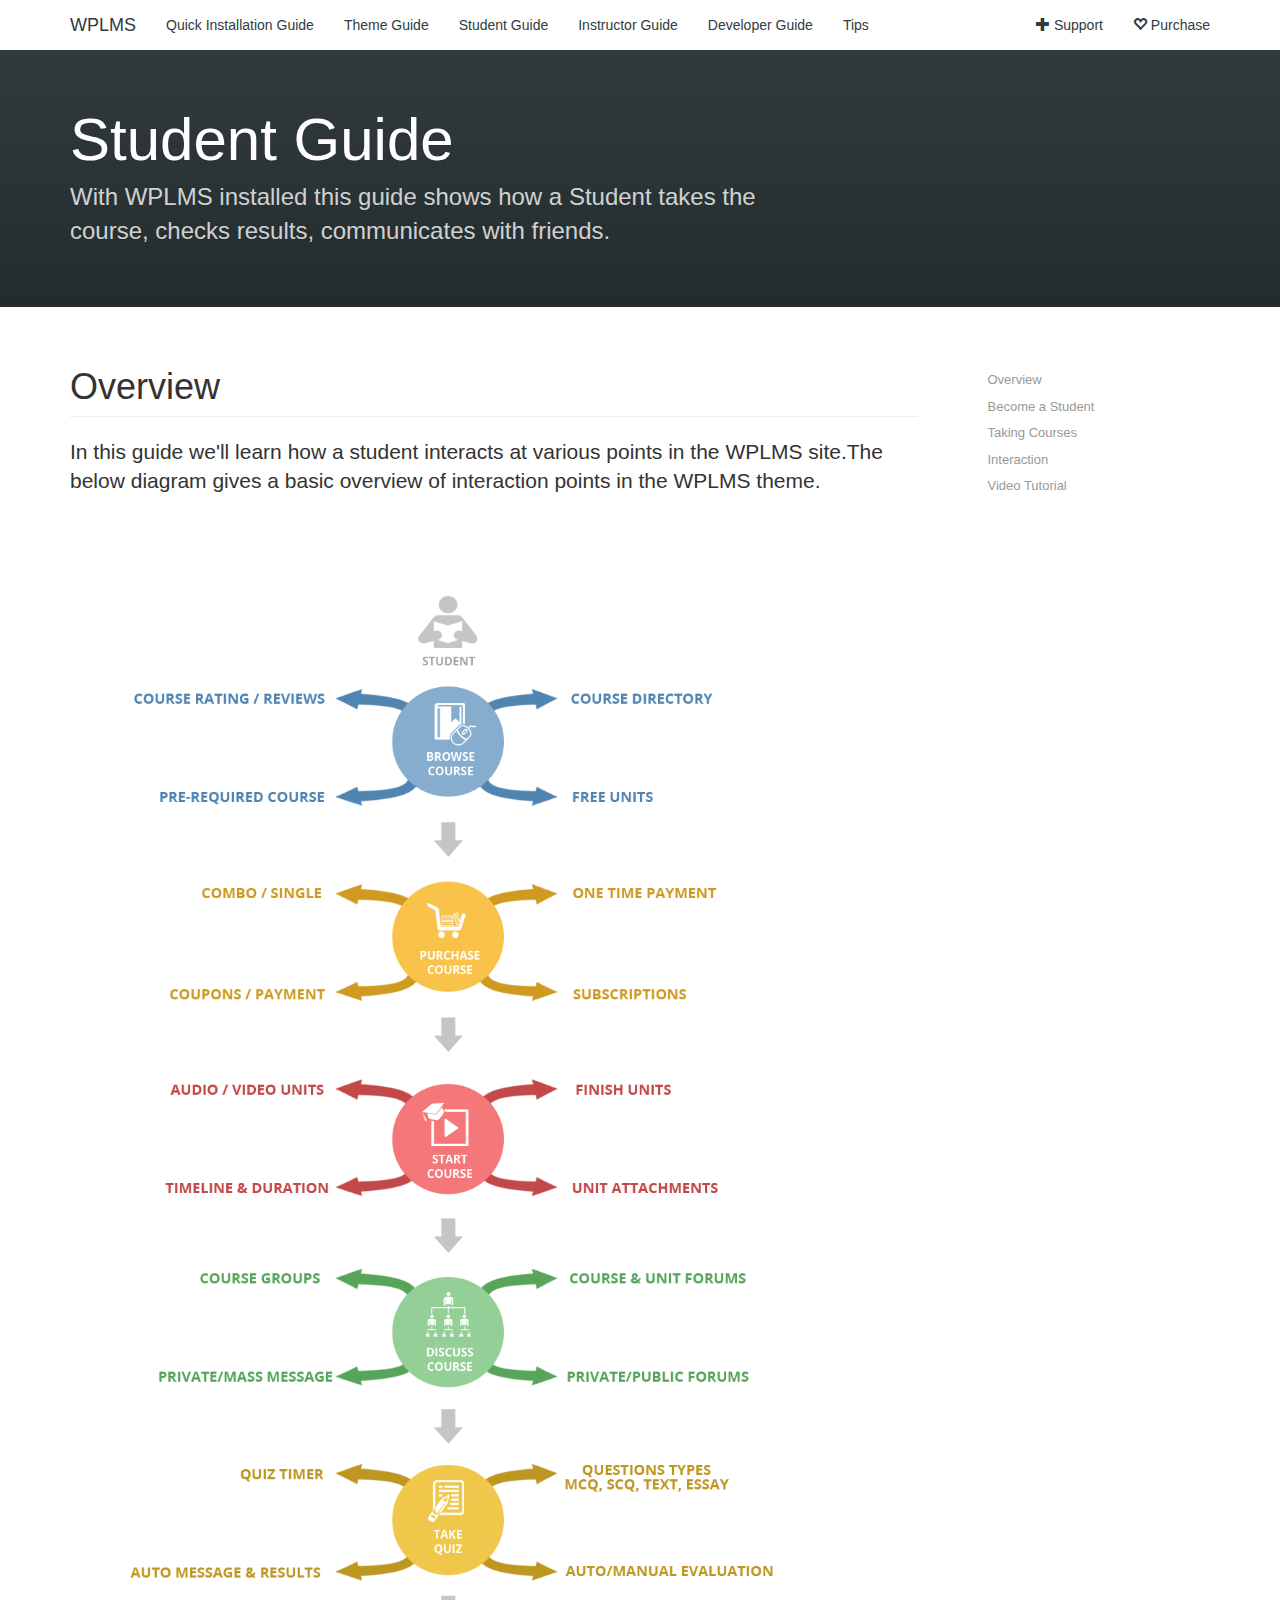
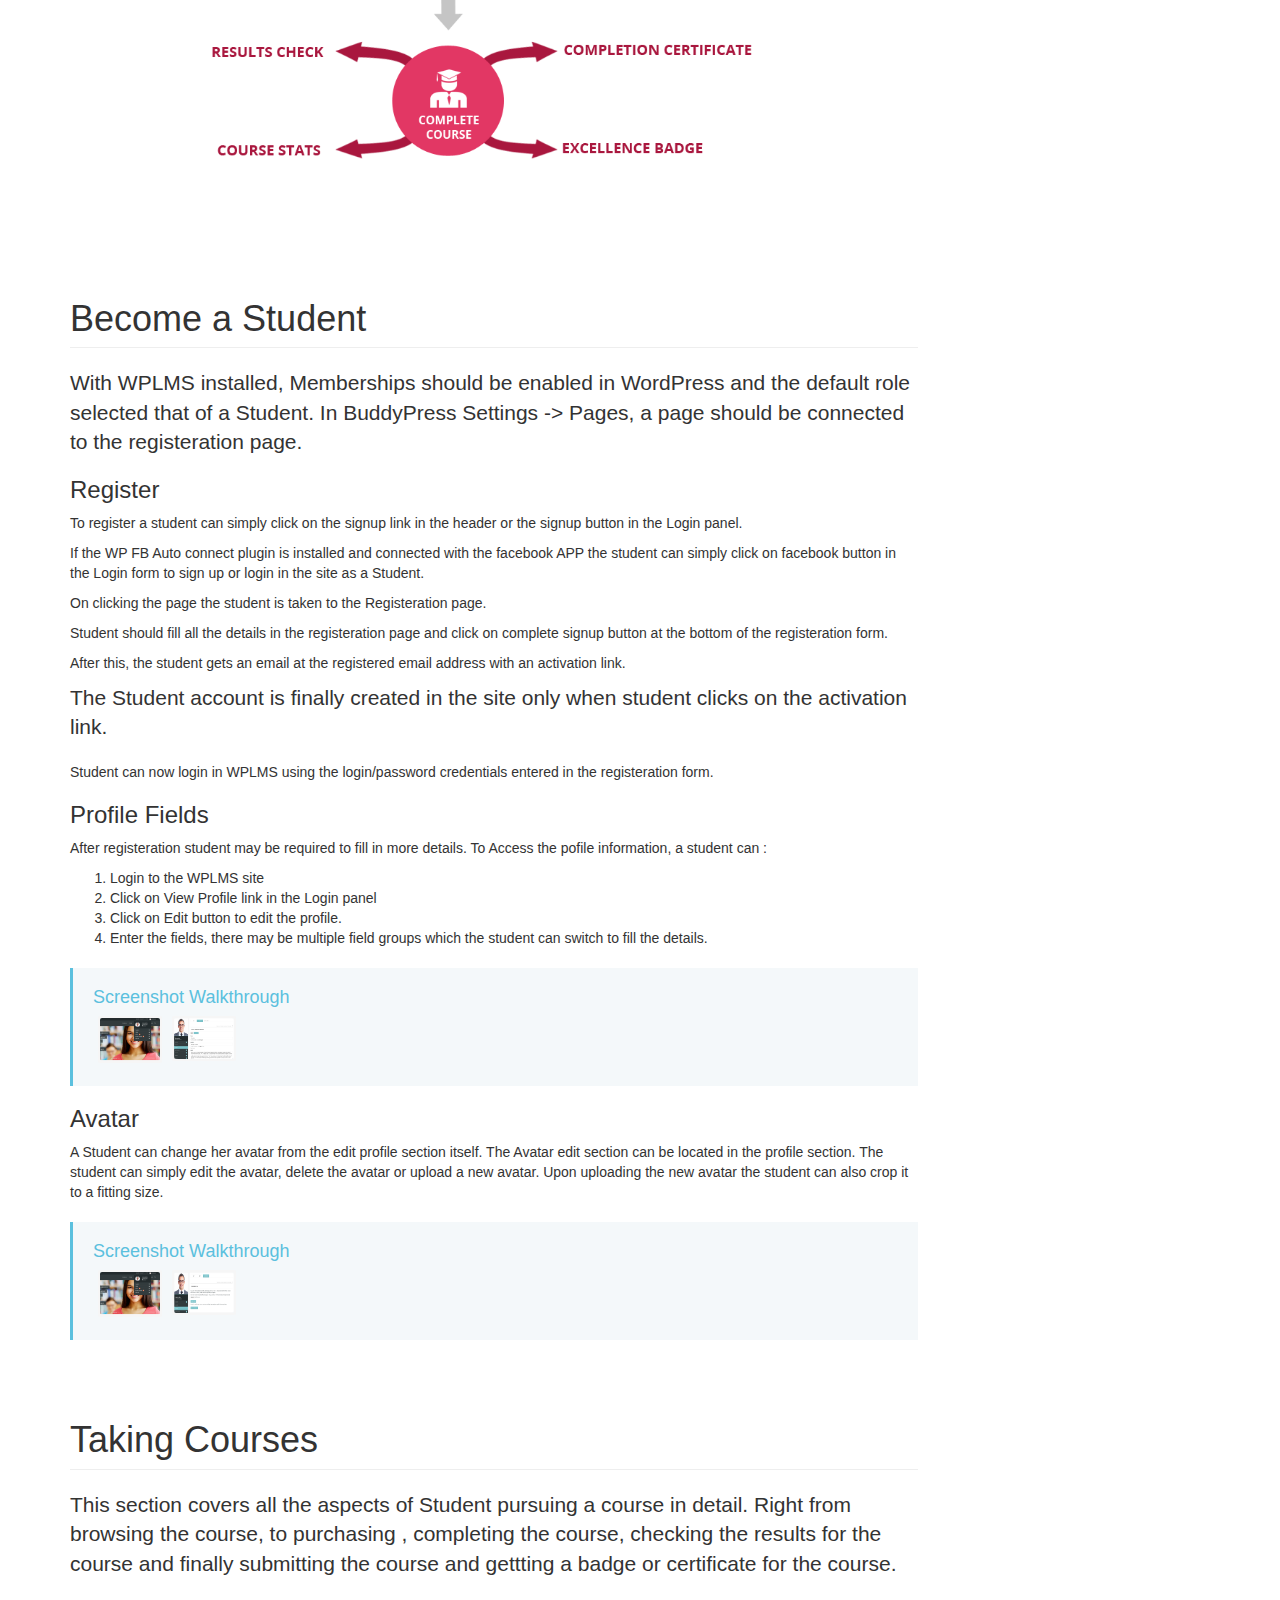
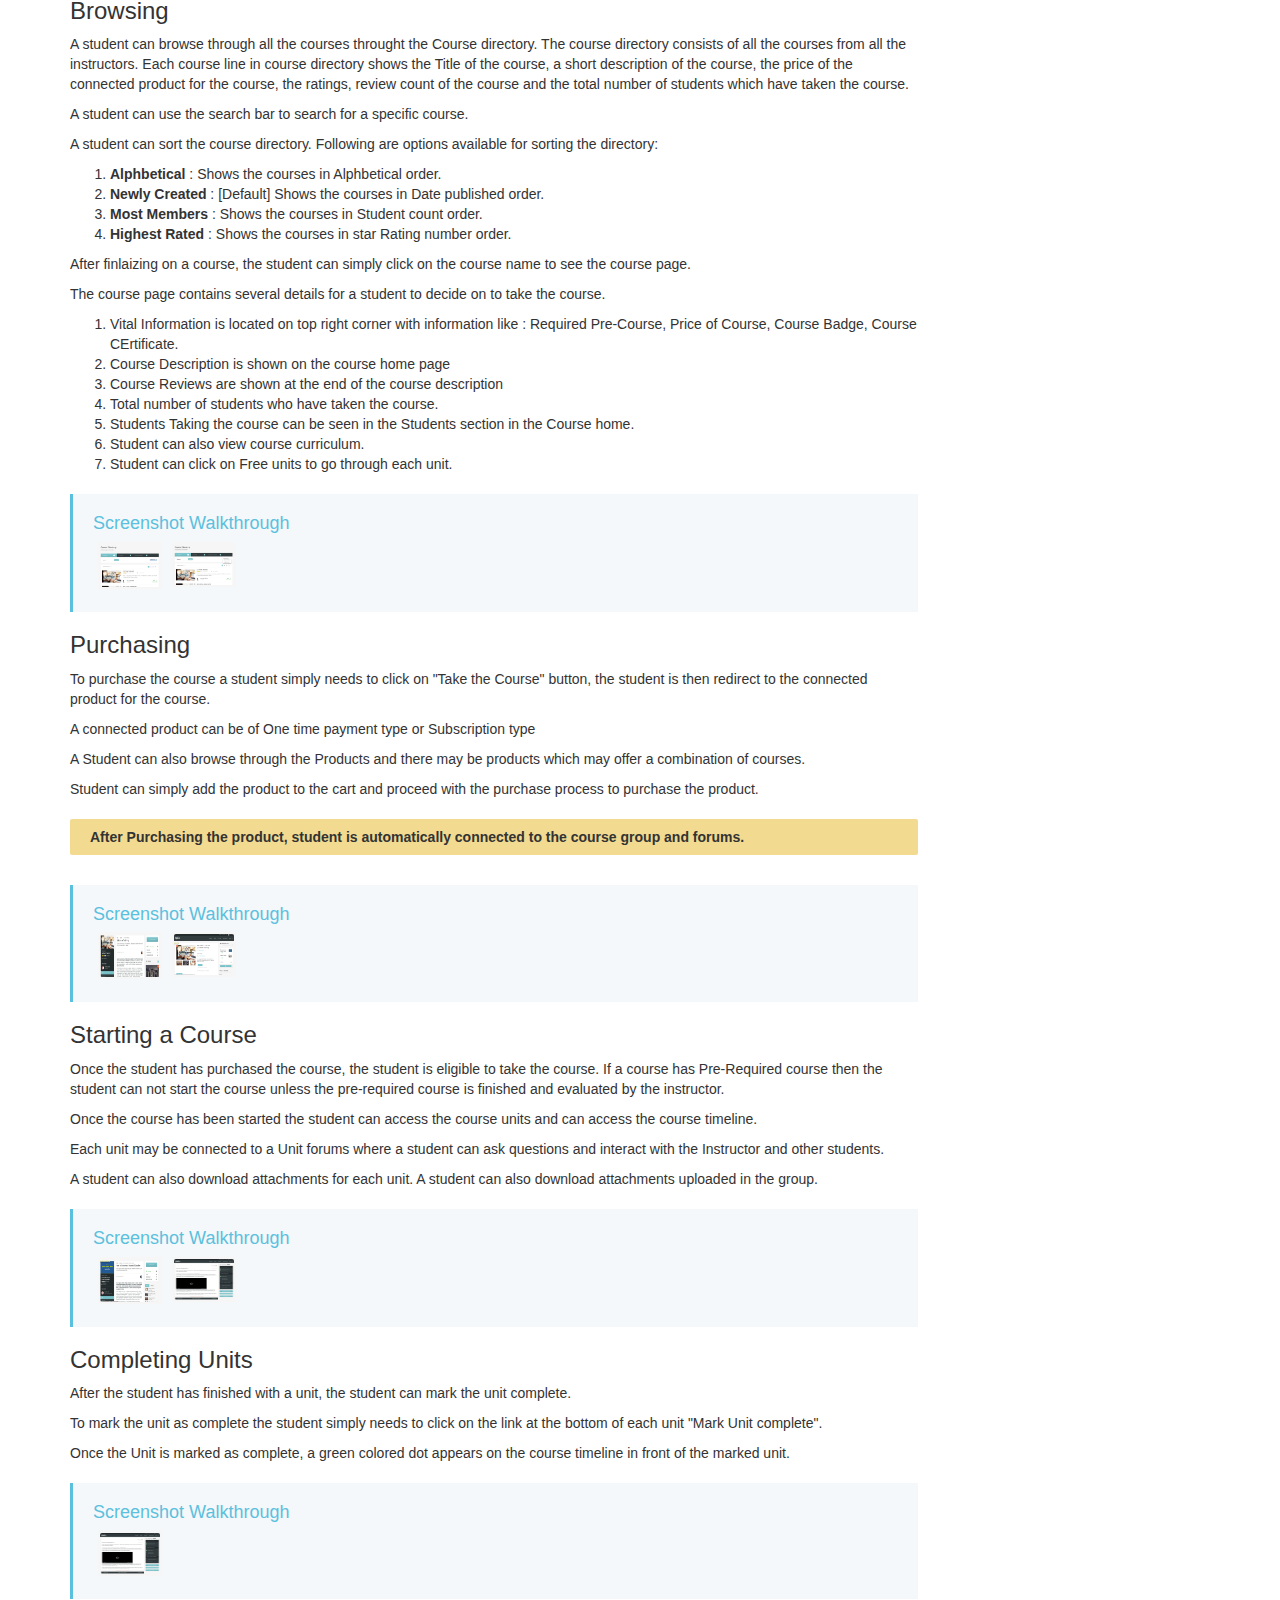
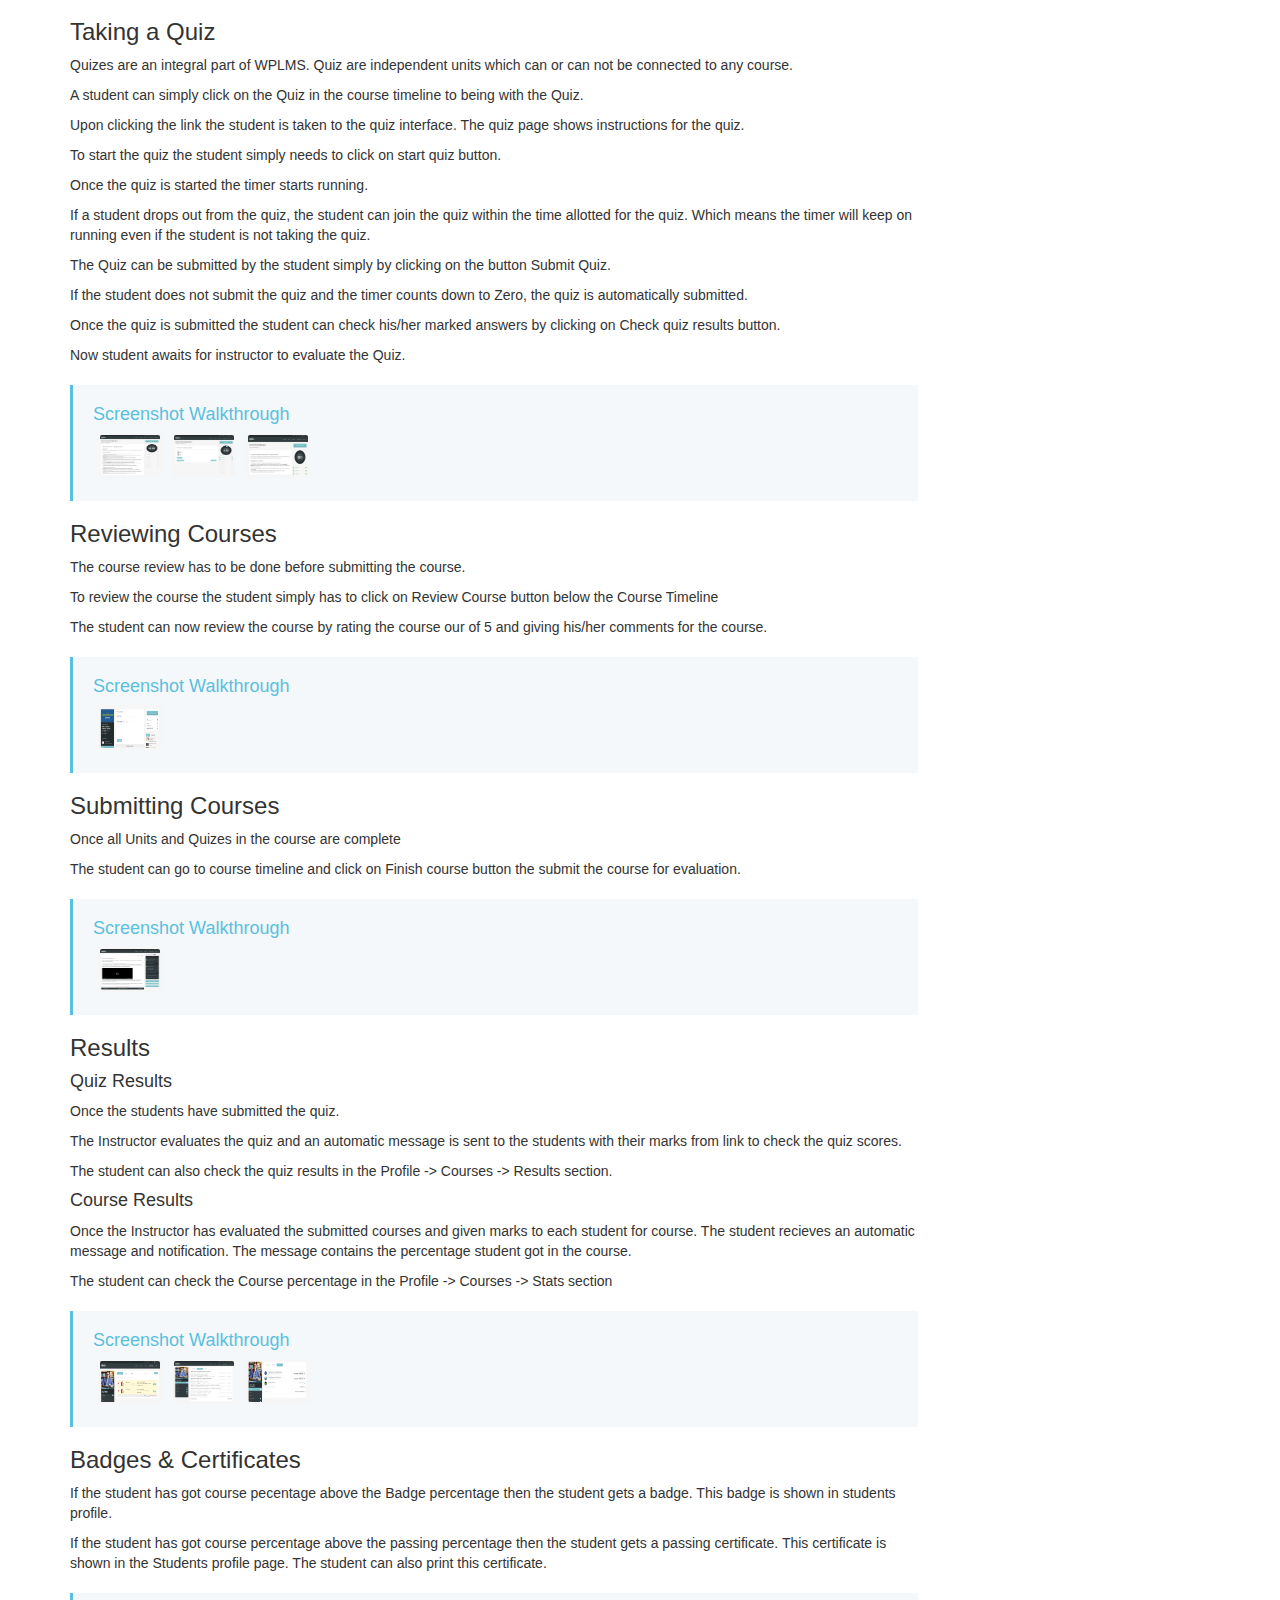
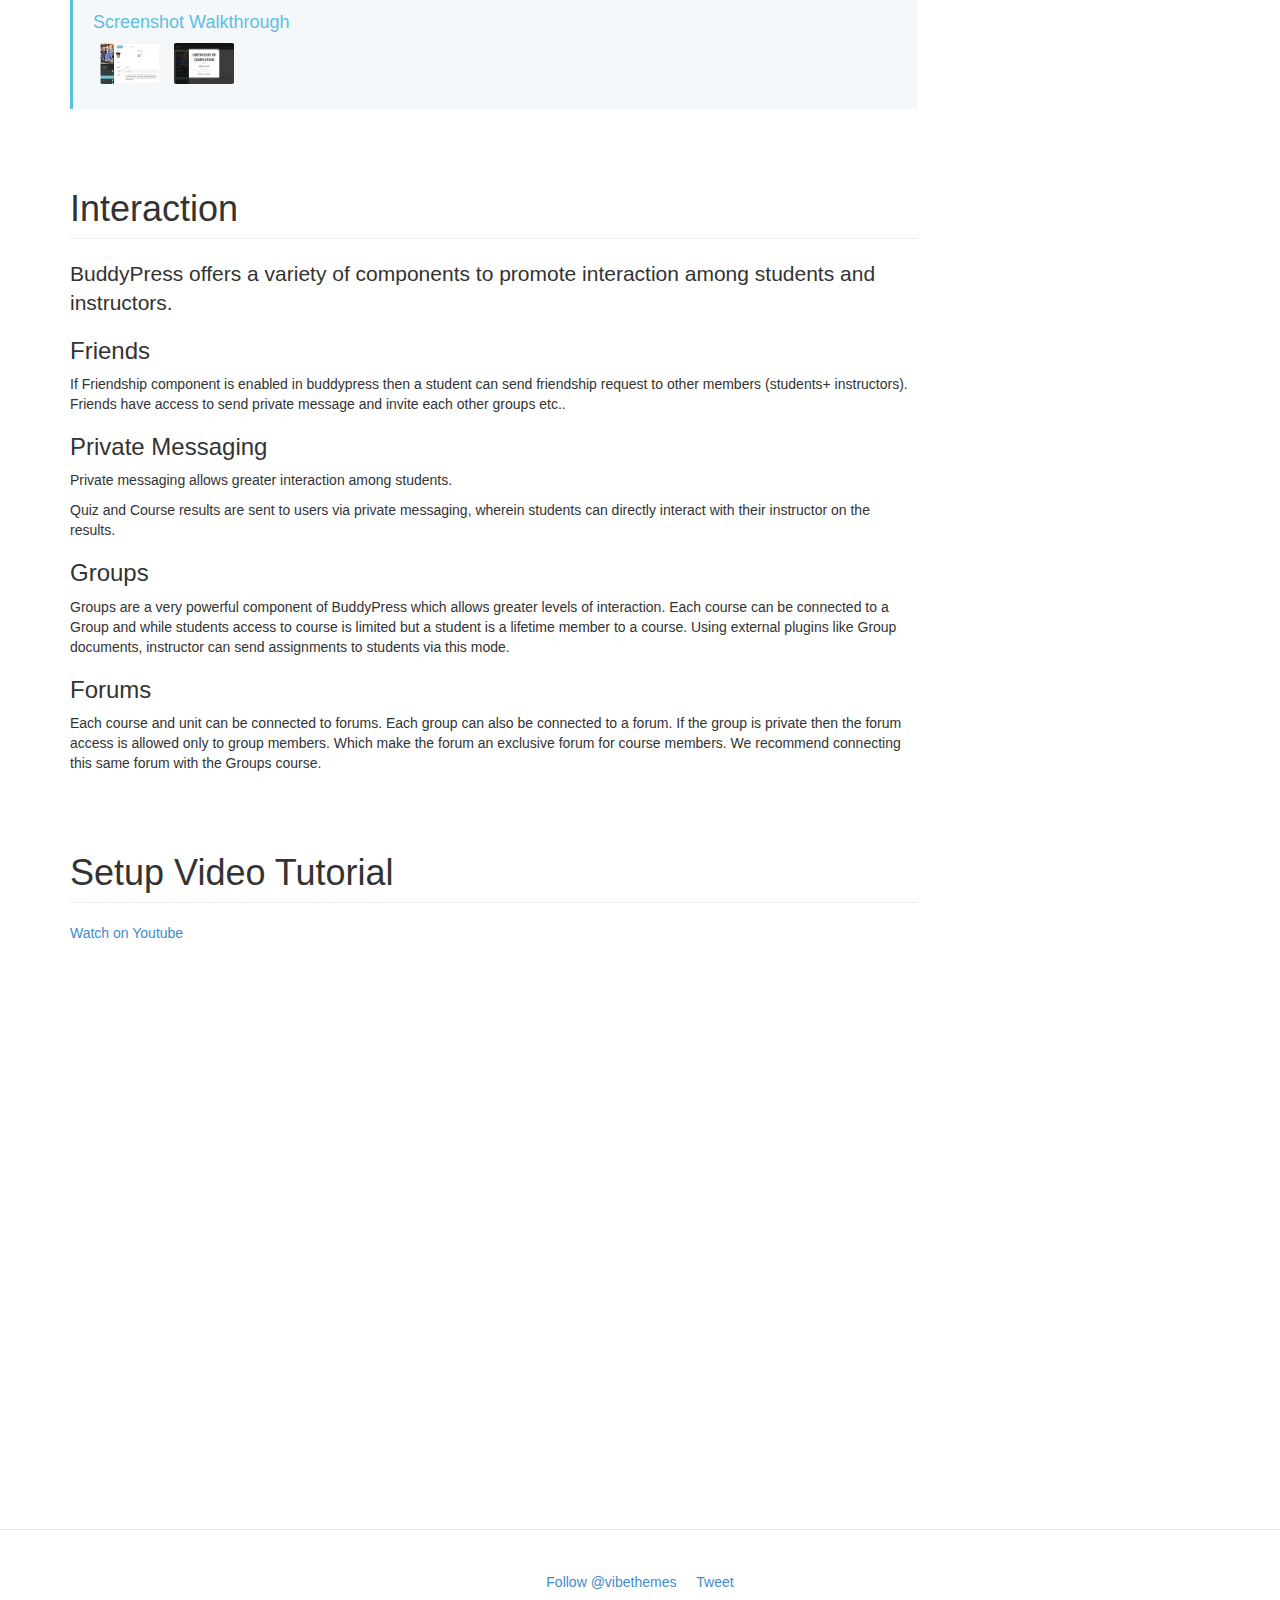
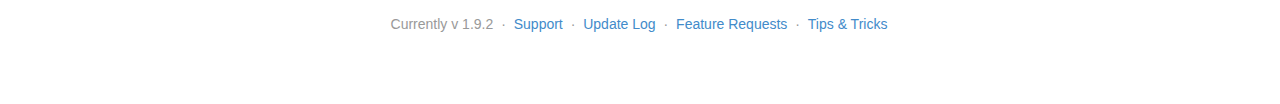
<file: student-guide.html>
<!DOCTYPE html>
<html lang="en">
  <head>
    <!-- Meta, title, CSS, favicons, etc. -->
    <meta charset="utf-8">
<meta http-equiv="X-UA-Compatible" content="IE=edge">
<meta name="viewport" content="width=device-width, initial-scale=1">

<title>
  
    WPLMS Student Guide | LMS for WordPress
  
</title>

<!-- Bootstrap core CSS -->
<link href="css/bootstrap.min.css" rel="stylesheet">
<link href="css/magnific-popup.css" rel="stylesheet">
<!-- Documentation extras -->
<link href="css/style.css" rel="stylesheet">
<!--[if lt IE 9]><script src="../assets/js/ie8-responsive-file-warning.js"></script><![endif]-->

<!-- HTML5 shim and Respond.js IE8 support of HTML5 elements and media queries -->
<!--[if lt IE 9]>
  <script src="https://oss.maxcdn.com/libs/html5shiv/3.7.0/html5shiv.js"></script>
  <script src="https://oss.maxcdn.com/libs/respond.js/1.4.2/respond.min.js"></script>
<![endif]-->



  </head>
  <body class="bs-docs-home">
  
    <a class="sr-only" href="#content">Skip to main content</a>

    <!-- Docs master nav -->
    <header class="navbar navbar-static-top bs-docs-nav" role="banner">
  <div class="container">
    <div class="navbar-header">
      <button class="navbar-toggle" type="button" data-toggle="collapse" data-target=".bs-navbar-collapse">
        <span class="sr-only">Toggle navigation</span>
        <span class="icon-bar"></span>
        <span class="icon-bar"></span>
        <span class="icon-bar"></span>
      </button>
      <a href="index.html" class="navbar-brand">WPLMS</a>
    </div>
    <nav class="collapse navbar-collapse bs-navbar-collapse" role="navigation">
      <ul class="nav navbar-nav">
        <li>
          <a href="quick-installation-guide.html">Quick Installation Guide</a>
        </li>
        <li>
          <a href="theme-guide.html">Theme Guide</a>
        </li>
        <li>
          <a href="student-guide.html">Student Guide</a>
        </li>
        <li>
          <a href="instructor-guide.html">Instructor Guide</a>
        </li>
        <li>
          <a href="developer-guide.html">Developer Guide</a>
        </li>
        <li>
          <a href="tips.html">Tips</a>
        </li>
      </ul>
      <ul class="nav navbar-nav navbar-right">
        <li><a href="http://support.vibethemes.com/"><i class="glyphicon glyphicon-plus"></i> Support</a></li>
        <li><a href="http://themeforest.net/item/wplms-learning-management-system/6780226?ref=vibethemes"><i class="glyphicon glyphicon-heart-empty"></i> Purchase</a></li>
      </ul>
    </nav>
  </div>
</header>





    <!-- Docs page layout -->
    <div class="bs-header" id="content">
      <div class="container">
        <h1>Student Guide</h1>
        <p>With WPLMS installed this guide shows how a Student takes the course, checks results, communicates with friends. </p>
        
      </div>
    </div>

    <div class="container bs-docs-container">

      <div class="row">
        <div class="col-md-9" role="main">
          
<div class="bs-docs-section">
  <h1 id="overview" class="page-header">Overview</h1>
  <p class="lead">In this guide we'll learn how a student interacts at various points in the WPLMS site.The below diagram gives a basic overview of interaction points in the WPLMS theme.</p>
  <br />
  <img src="images/students-guide.png" alt="student guide" style="padding:60px;width:90%;"/>
</div>  

<div class="bs-docs-section">
  <h1 id="student" class="page-header">Become a Student</h1>

  <p class="lead">With WPLMS installed, Memberships should be enabled in WordPress and the default role selected that of a Student. In BuddyPress Settings -> Pages, a page should be connected to the registeration page.</p>

  <h3 id="register">Register</h3>
  <p>To register a student can simply click on the signup link in the header or the signup button in the Login panel. </p>
  <p>If the WP FB Auto connect plugin is installed and connected with the facebook APP the student can simply click on facebook button in the Login form to sign up or login in the site as a Student.</p>
  <p>On clicking the page the student is taken to the Registeration page. </p>
  <p>Student should fill all the details in the registeration page and click on complete signup button at the bottom of the registeration form.</p>
  <p>After this, the student gets an email at the registered email address with an activation link.</p>

  <p class="lead">The Student account is finally created in the site only when student clicks on the activation link.</p>
  <p>Student can now login in WPLMS using the login/password credentials entered in the registeration form.</p>
  

  <h3 id="profile-fields">Profile Fields</h3>
  <p>After registeration student may be required to fill in more details. To Access the pofile information, a student can :</p>
  <ol>
  <li>Login to the WPLMS site</li>
  <li>Click on View Profile link in the Login panel</li>
  <li>Click on Edit button to edit the profile.</li>
  <li>Enter the fields, there may be multiple field groups which the student can switch to fill the details.</li>

  </ol>
   <div class="bs-callout bs-callout-info">
    <h4>Screenshot Walkthrough</h4>
      <div class="gallery normal"><a href="images/wplms-login1.png?resize=867%2C624" title="Login Panel"><img src="images/wplms-login1.png?w=1170" alt="wplms-up5" width="60" height="43"></a><a href="images/wplms-prof1.png?resize=914%2C620" title="Edit Profile"><img src="images/wplms-prof1.png?w=1170" alt="wplms-up6" width="60" height="41"></a></div>
  </div>

  <h3 id="avatar">Avatar</h3>
  <p>A Student can change her avatar from the edit profile section itself. The Avatar edit section can be located in the profile section. The student can simply edit the avatar, delete the avatar or upload a new avatar. Upon uploading the new avatar the student can also crop it to a fitting size.</p>

  <div class="bs-callout bs-callout-info">
    <h4>Screenshot Walkthrough</h4>
      <div class="gallery normal"><a href="images/wplms-login1.png?resize=867%2C624" title="Login Panel"><img src="images/wplms-login1.png?w=1170" alt="wplms-up5" width="60" height="43"></a><a href="images/wplms-prof2.png?resize=914%2C620" title="Edit Avatar"><img src="images/wplms-prof2.png?w=1170" alt="wplms-up6" width="60" height="41"></a></div>
  </div>

</div>
<div class="bs-docs-section">
  <h1 id="taking-course" class="page-header">Taking Courses</h1>

  <p class="lead">This section covers all the aspects of Student pursuing a course in detail. Right from browsing the course, to purchasing , completing the course, checking the results for the course and finally submitting the course and gettting a badge or certificate for the course.</p>


  <h3 id="browsing">Browsing</h3>
  <p>A student can browse through all the courses throught the Course directory. The course directory consists of all the courses from all the instructors. Each course line in course directory shows the Title of the course, a short description of the course, the price of the connected product for the course, the ratings, review count of the course and the total number of students which have taken the course.</p>
  <p>A student can use the search bar to search for a specific course.</p>
  <p>A student can sort the course directory. Following are options available for sorting the directory:</p>
  <ol>
      <li><strong>Alphbetical</strong> : Shows the courses in Alphbetical order.</li>
      <li><strong>Newly Created</strong> : [Default] Shows the courses in Date published order.</li>
      <li><strong>Most Members</strong> : Shows the courses in Student count order.</li>
      <li><strong>Highest Rated</strong> : Shows the courses in star Rating number order.</li>
  </ol>
  <p>After finlaizing on a course, the student can simply click on the course name to see the course page.</p>
  <p>The course page contains several details for a student to decide on to take the course.</p>
  <ol>
    <li>Vital Information is located on top right corner with information like : Required Pre-Course, Price of Course,
    Course Badge, Course CErtificate.</li>
    <li>Course Description is shown on the course home page</li>
    <li>Course Reviews are shown at the end of the course description</li>
    <li>Total number of students who have taken the course.</li>
    <li>Students Taking the course can be seen in the Students section in the Course home.</li>
    <li>Student can also view course curriculum.</li>
    <li>Student can click on Free units to go through each unit.</li>
  </ol>

  <div class="bs-callout bs-callout-info">
    <h4>Screenshot Walkthrough</h4>
      <div class="gallery normal"><a href="images/wplms-d1.png?resize=867%2C624" title="Directory"><img src="images/wplms-d1.png?w=1170" alt="wplms-up5" width="60" height="43"></a><a href="images/wplms-d2.png?resize=914%2C620" title="Course Directory"><img src="images/wplms-d2.png?w=1170" alt="wplms-up6" width="60" height="41"></a></div>
  </div>


  <h3 id="purchasing">Purchasing</h3>
  <p>To purchase the course a student simply needs to click on "Take the Course" button, the student is then redirect to the connected product for the course.</p>
  <p>A connected product can be of One time payment type or Subscription type</p>
  <p>A Student can also browse through the Products and there may be products which may offer a combination of courses.</p>
  <p>Student can simply add the product to the cart and proceed with the purchase process to purchase the product.</p>
  <p style="padding:8px 20px;display:inline-block; margin:10px 0;background:#f2da91;font-weight:600;width:100%;border-radius:2px;">After Purchasing the product, student is automatically connected to the course group and forums.</p>

  <div class="bs-callout bs-callout-info">
    <h4>Screenshot Walkthrough</h4>
      <div class="gallery normal"><a href="images/wplms-p1.png?resize=867%2C624" title="Purchasing"><img src="images/wplms-p1.png?w=1170" alt="wplms-up5" width="60" height="43"></a><a href="images/wplms-p2.png?resize=914%2C620" title="Purchasing Course"><img src="images/wplms-p2.png?w=1170" alt="wplms-up6" width="60" height="41"></a></div>
  </div>

  <h3 id="starting">Starting a Course</h3>
  <p>Once the student has purchased the course, the student is eligible to take the course. If a course has Pre-Required course then the student can not start the course unless the pre-required course is finished and evaluated by the instructor.</p>
  <p>Once the course has been started the student can access the course units and can access the course timeline.</p>
  <p>Each unit may be connected to a Unit forums where a student can ask questions and interact with the Instructor and other students.</p>
  <p>A student can also download attachments for each unit. A student can also download attachments uploaded in the group.</p>
  <div class="bs-callout bs-callout-info">
    <h4>Screenshot Walkthrough</h4>
      <div class="gallery normal"><a href="images/wplms-c1.png?resize=867%2C624" title="Starting a Course"><img src="images/wplms-c1.png?w=1170" alt="wplms-up5" width="60" height="43"></a><a href="images/wplms-c2.jpg?resize=914%2C620" title="Course Timeline"><img src="images/wplms-c2.jpg?w=1170" alt="wplms-up6" width="60" height="41"></a></div>
  </div>

  <h3 id="completing">Completing Units</h3>
  <p>After the student has finished with a unit, the student can mark the unit complete. </p>
  <p>To mark the unit as complete the student simply needs to click on the link at the bottom of each unit "Mark Unit complete". </p>
  <p>Once the Unit is marked as complete, a green colored dot appears on the course timeline in front of the marked unit.</p>
  <div class="bs-callout bs-callout-info">
    <h4>Screenshot Walkthrough</h4>
      <div class="gallery normal"><a href="images/wplms-c2.jpg?resize=914%2C620" title="Completed Units"><img src="images/wplms-c2.jpg?w=1170" alt="wplms-up6" width="60" height="41"></a></div>
  </div>
  <h3 id="taking-quiz">Taking a Quiz</h3>
  <p>Quizes are an integral part of WPLMS. Quiz are independent units which can or can not be connected to any course.
  </p>
  <p>A student can simply click on the Quiz in the course timeline to being with the Quiz.</p>
  <p>Upon clicking the link the student is taken to the quiz interface. The quiz page shows instructions for the quiz.</p>
  <p>To start the quiz the student simply needs to click on start quiz button.</p>
  <p>Once the quiz is started the timer starts running.</p>
  <p>If a student drops out from the quiz, the student can join the quiz within the time allotted for the quiz. Which means the timer will keep on running even if the student is not taking the quiz.</p>
  <p>The Quiz can be submitted by the student simply by clicking on the button Submit Quiz.</p>
  <p>If the student does not submit the quiz and the timer counts down to Zero, the quiz is automatically submitted.</p
  >
  <p>Once the quiz is submitted the student can check his/her marked answers by clicking on Check quiz results button. </p>
  <p>Now student awaits for instructor to evaluate the Quiz.</p>

  <div class="bs-callout bs-callout-info">
    <h4>Screenshot Walkthrough</h4>
      <div class="gallery normal"><a href="images/start_quiz.jpg?resize=914%2C620" title="Start Quiz"><img src="images/start_quiz.jpg?w=1170" alt="wplms-up6" width="60" height="41"></a><a href="images/quiz-question.jpg?resize=914%2C620" title="Quiz Question"><img src="images/quiz-question.jpg?w=1170" alt="wplms-up6" width="60" height="41"></a><a href="images/quiz-final.png?resize=914%2C620" title="Submit Quiz"><img src="images/quiz-final.png?w=1170" alt="wplms-up6" width="60" height="41"></a></div>
  </div>
  

  <h3 id="reviewing-course">Reviewing Courses</h3>
  <p>The course review has to be done before submitting the course.</p>
  <p>To review the course the student simply has to click on Review Course button below the Course Timeline</p>
  <p>The student can now review the course by rating the course our of 5 and giving his/her comments for the course.</p>
  <div class="bs-callout bs-callout-info">
    <h4>Screenshot Walkthrough</h4>
      <div class="gallery normal"><a href="images/wplms-c2.png?resize=914%2C620" title="Review"><img src="images/wplms-c3.png?w=1170" alt="wplms-up6" width="60" height="41"></a></div>
  </div>  

  <h3 id="submitting-course">Submitting Courses</h3>
  <p>Once all Units and Quizes in the course are complete</p>
  <p>The student can go to course timeline and click on Finish course button the submit the course for evaluation.</p>
  <div class="bs-callout bs-callout-info">
    <h4>Screenshot Walkthrough</h4>
      <div class="gallery normal"><a href="images/wplms-c2.png?resize=914%2C620" title="Completed Units"><img src="images/wplms-c2.jpg?w=1170" alt="wplms-up6" width="60" height="41"></a></div>
  </div>

  <h3 id="results">Results</h3>
  <h4>Quiz Results</h4>
  <p>Once the students have submitted the quiz.</p>
  <p>The Instructor evaluates the quiz and an automatic message is sent to the students with their marks from link to check the quiz scores.</p>
  <p>The student can also check the quiz results in the Profile -> Courses -> Results section.</p>

  <h4>Course Results</h4>
  <p>Once the Instructor has evaluated the submitted courses and given marks to each student for course. The student recieves an automatic message and notification. The message contains the percentage student got in the course.</p>
  <p>The student can check the Course percentage in the Profile -> Courses -> Stats section</p>
  
  <div class="bs-callout bs-callout-info">
    <h4>Screenshot Walkthrough</h4>
      <div class="gallery normal"><a href="images/quiz-message.png?resize=914%2C620" title="Results Message"><img src="images/quiz-message.png?w=1170" alt="wplms-up6" width="60" height="41"></a><a href="images/quiz_results.jpg?resize=914%2C620" title="Quiz results"><img src="images/quiz_results.jpg?w=1170" alt="wplms-up6" width="60" height="41"></a><a href="images/course-result.png?resize=914%2C620" title="Course Stats"><img src="images/course-result.png?w=1170" alt="wplms-up6" width="60" height="41"></a></div>
  </div>

  <h3 id="badges">Badges & Certificates</h3>

  <p>If the student has got course pecentage above the Badge percentage then the student gets a badge. This badge is shown in students profile.</p>
  <p>If the student has got course percentage above the passing percentage then the student gets a passing certificate. This certificate is shown in the Students profile page. The student can also print this certificate.</p>
<div class="bs-callout bs-callout-info">
    <h4>Screenshot Walkthrough</h4>
      <div class="gallery normal"><a href="images/badge.png?resize=914%2C620" title="Badge"><img src="images/badge.png?w=1170" alt="wplms-up6" width="60" height="41"></a><a href="images/certificate.png?resize=914%2C620" title="Certificate"><img src="images/certificate.png?w=1170" alt="wplms-up6" width="60" height="41"></a></div>
</div>
</div>


<div class="bs-docs-section">
  <h1 id="taking-course" class="page-header">Interaction</h1>

  <p class="lead">BuddyPress offers a variety of components to promote interaction among students and instructors.</p>

  <h3 id="groups">Friends</h3>
  <p>If Friendship component is enabled in buddypress then a student can send friendship request to other members (students+ instructors). Friends have access to send private message and invite each other groups etc..</p>
  <h3 id="groups">Private Messaging</h3>
  <p>Private messaging allows greater interaction among students.</p>
  <p>Quiz and Course results are sent to users via private messaging, wherein students can directly interact with their instructor on the results.</p>
  <h3 id="groups">Groups</h3>
  <p>Groups are a very powerful component of BuddyPress which allows greater levels of interaction. Each course can be connected to a Group and while students access to course is limited but a student is a lifetime member to a course. Using external plugins like Group documents, instructor can send assignments to students via this mode.</p>
  <h3 id="forums">Forums</h3>
  <p>Each course and unit can be connected to forums. Each group can also be connected to a forum. If the group is private then the forum access is allowed only to group members. Which make the forum an exclusive forum for course members. We recommend connecting this same forum with the Groups course.</p>


</div>

<div class="bs-docs-section">
  <h1 id="video" class="page-header">Setup Video Tutorial</h1>
  <p><a href="http://www.youtube.com/watch?v=w5LoU-6zXfo">Watch on Youtube</a></p>
  <div class="fitvids">
      <iframe width="560" height="315" src="http://www.youtube.com/embed/w5LoU-6zXfo" frameborder="0" allowfullscreen></iframe>
  </div>
</div>  
        </div>
        <div class="col-md-3">
          <div class="bs-sidebar hidden-print" role="complementary">
            <ul class="nav bs-sidenav">
              <li>
                <a href="#overview">Overview</a>
              </li>
              <li>
                <a href="#student">Become a Student</a>
                <ul class="nav">
                  <li><a href="#register">Register</a></li>
                  <li><a href="#profile-fields">Profile Fields</a></li>
                  <li><a href="#avatar">Avatar</a></li>
                </ul>
              </li>
              <li>
                <a href="#taking-course">Taking Courses</a>
                <ul class="nav">
                  <li><a href="#browsing">Browsing</a></li>
                  <li><a href="#purchasing">Purchasing</a></li>
                  <li><a href="#starting">Starting a Course</a></li>
                  <li><a href="#completing">Completing Units</a></li>
                  <li><a href="#taking-quiz">Taking a Quiz</a></li>
                  <li><a href="#submitting-course">Submitting Courses</a></li>
                  <li><a href="#review-course">Reviewing Courses</a></li>
                  <li><a href="#results">Results</a></li>
                  <li><a href="#badges">Badges & Certificates</a></li>
                </ul>
              </li>
              <li>
                <a href="#interaction">Interaction</a>
                <ul class="nav">
                  <li><a href="#groups">Friends</a></li>
                  <li><a href="#groups">Private Messaging</a></li>
                  <li><a href="#groups">Groups</a></li>
                  <li><a href="#forums">Forums</a></li>
                </ul>
              </li>
              <li>
                <a href="#video">Video Tutorial</a>
              </li>  
            </ul>
          </div>
        </div>
      </div>

    </div>

    <!-- Footer
================================================== -->
<footer class="bs-footer" role="contentinfo">
  <div class="container">
    <div class="bs-social">
  <ul class="bs-social-buttons">
    
    <li class="follow-btn">
      <a href="https://twitter.com/vibethemes" class="twitter-follow-button" data-link-color="#0069D6" data-show-count="true">Follow @vibethemes</a>
    </li>
    <li class="tweet-btn">
      <a href="https://twitter.com/share" class="twitter-share-button" data-url="http://vibethemes.com/envato/wplms" data-count="horizontal" data-via="vibethemes" data-related="mdo:WPLMS by VibeThemes">Tweet</a>
    </li>
  </ul>
</div>


   
     <ul class="footer-links muted">
      <li>Currently v 1.9.2</li>
      <li>&middot;</li>
      <li><a href="http://support.vibethemes.com/">Support</a></li>
      <li>&middot;</li>
      <li><a href="http://support.vibethemes.com/support/solutions/folders/1000210639">Update Log</a></li>
      <li>&middot;</li>
      <li><a href="http://support.vibethemes.com/support/discussions/forums/1000220365">Feature Requests</a></li>
      <li>&middot;</li>
      <li><a href="http://support.vibethemes.com/support/solutions/folders/1000210637">Tips &amp; Tricks</a></li>
    </ul>
  </div>
</footer>

<!-- Bootstrap core JavaScript
================================================== -->
<!-- Placed at the end of the document so the pages load faster -->
<script src="js/jquery.js"></script>
<script src="js/bootstrap.min.js"></script>
<script src="js/docs.min.js"></script>
<script src="js/jquery.magnific-popup.min.js"></script>
<script src="js/jquery.fitvids.js"></script>
<script src="js/custom.js"></script>


  </body>
</html>
</file>
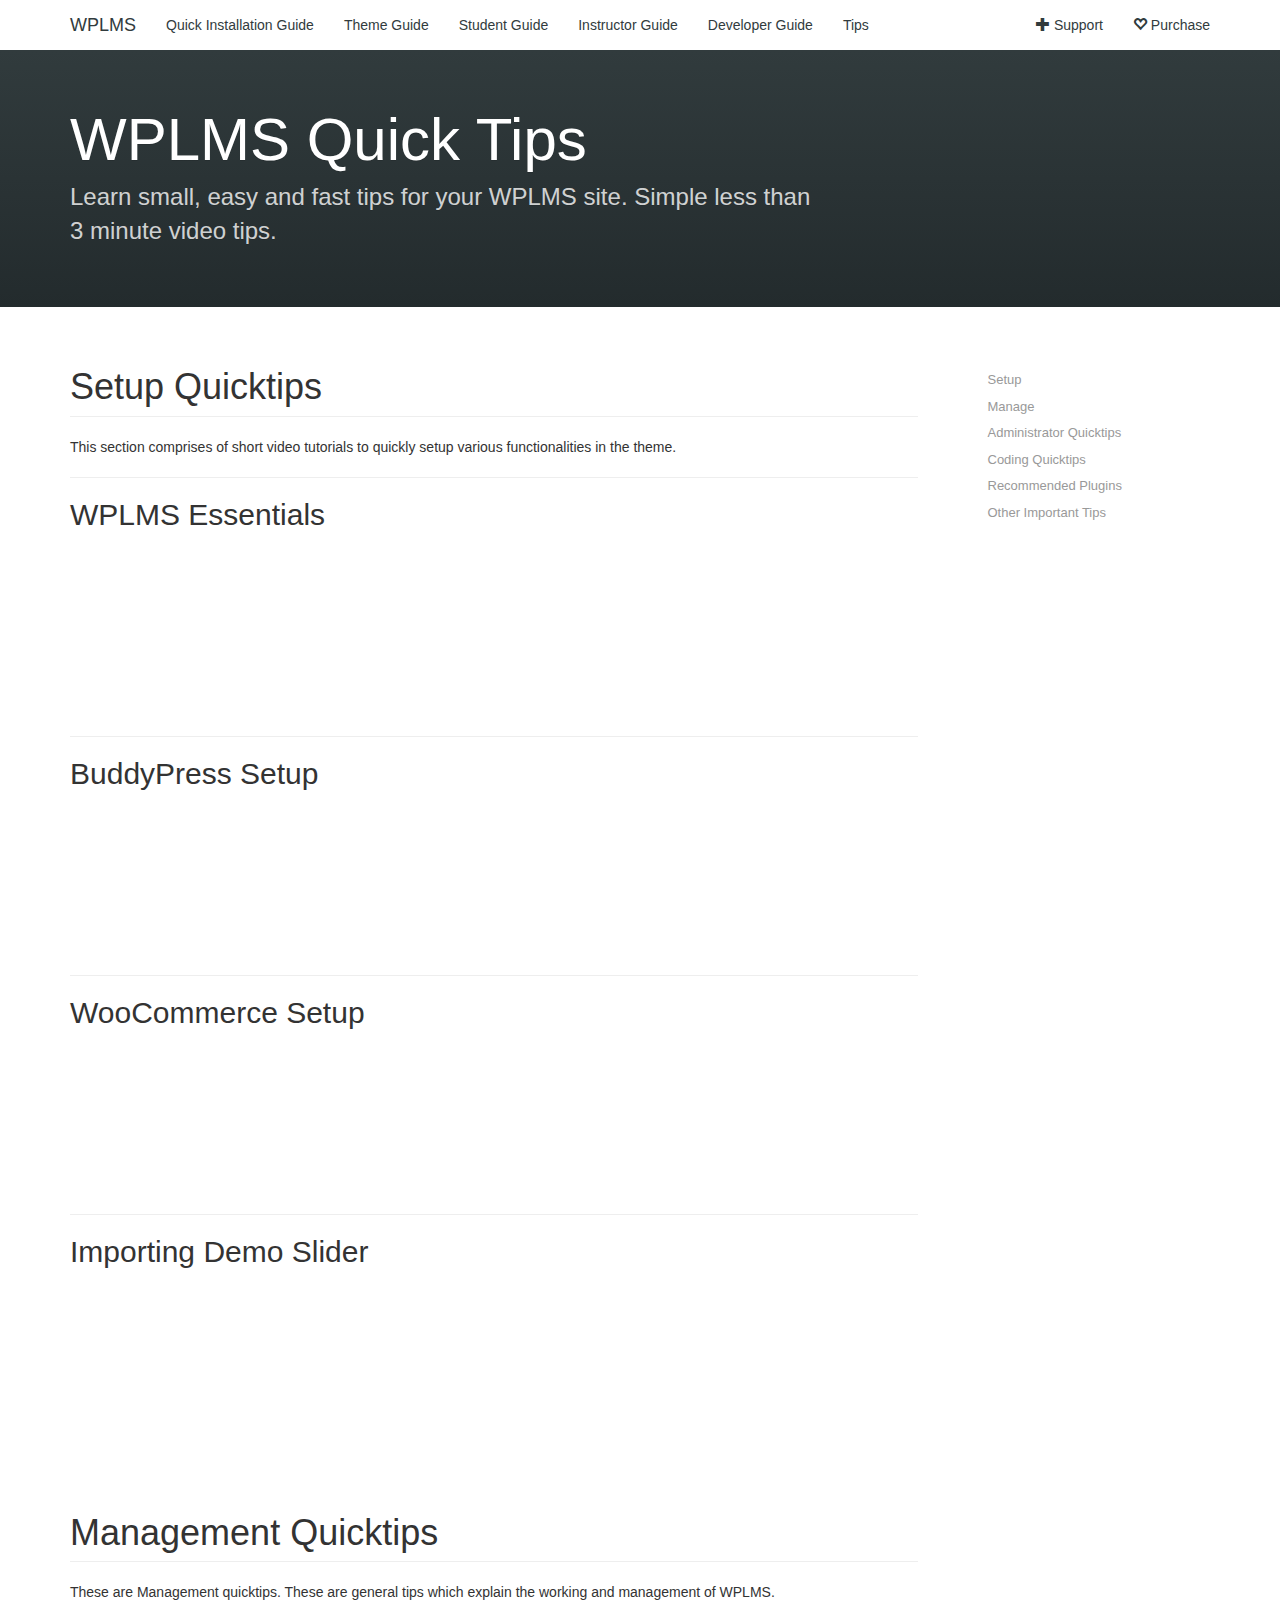
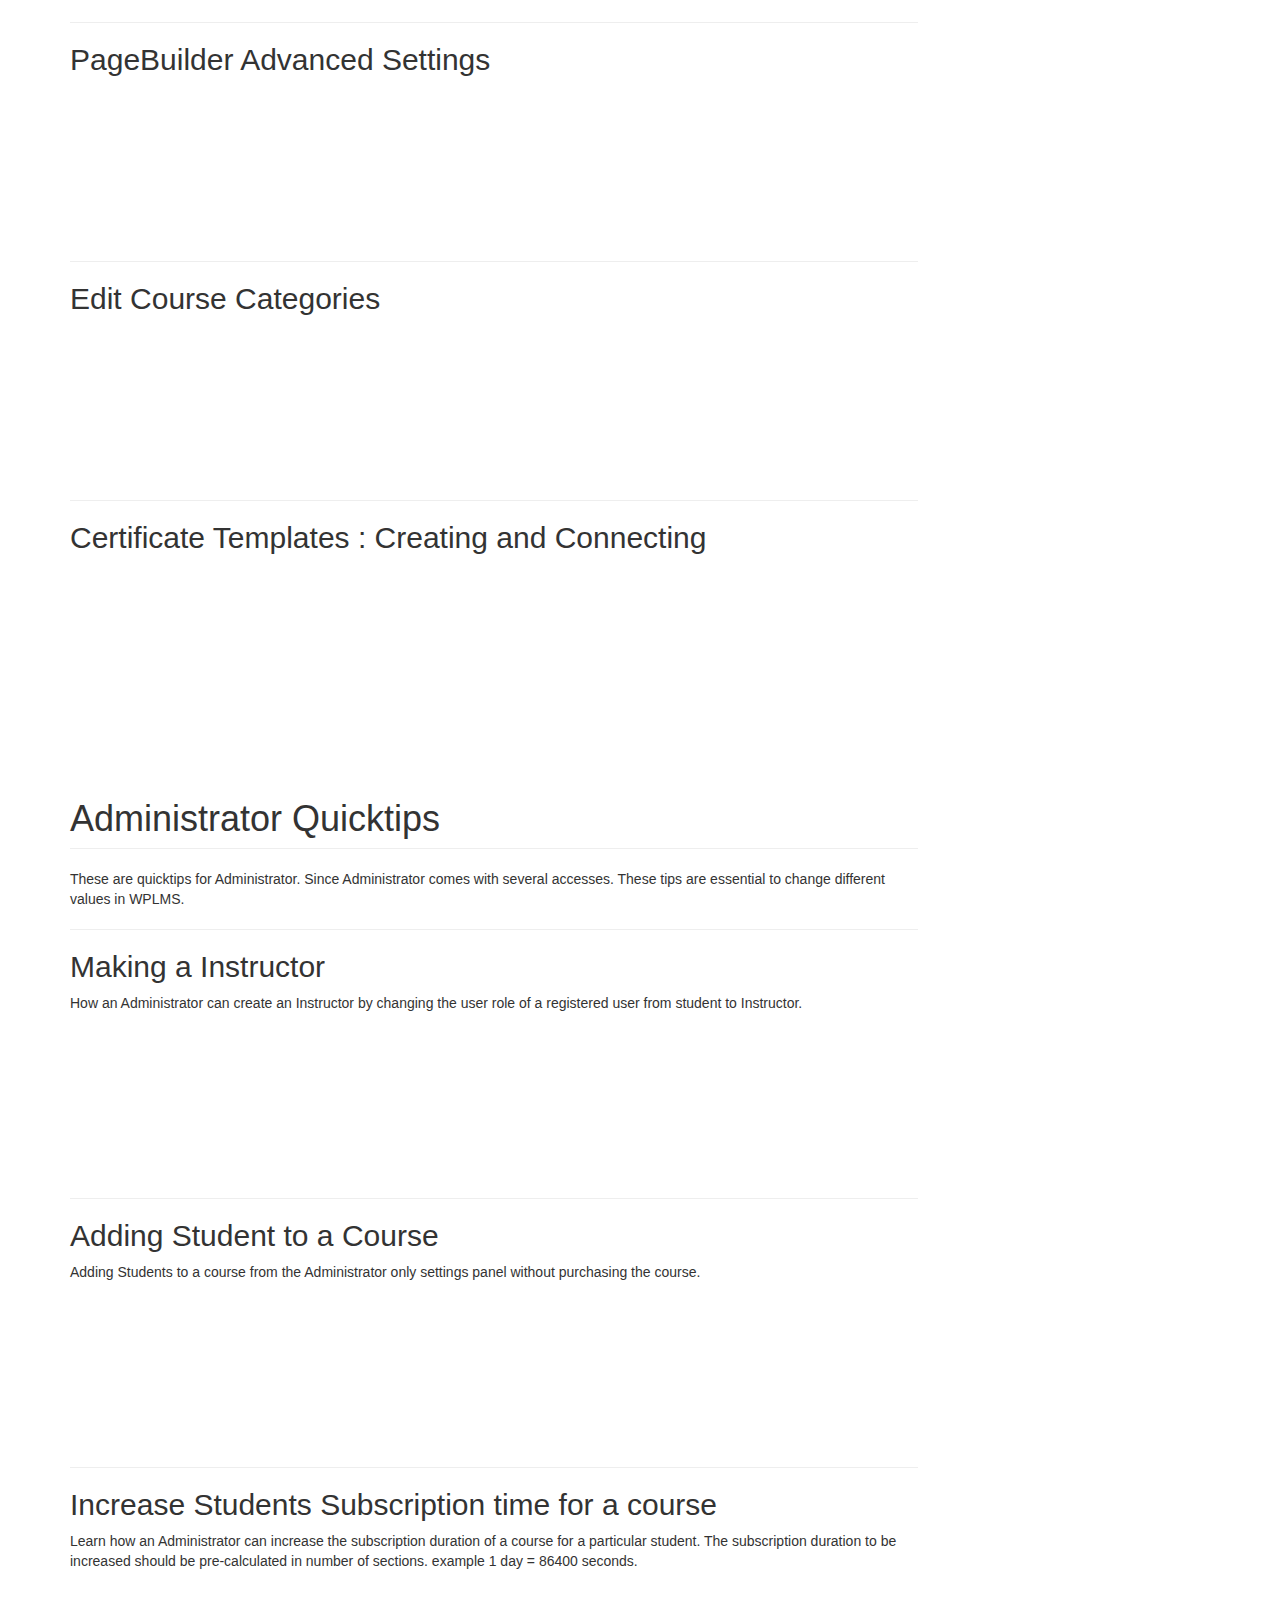
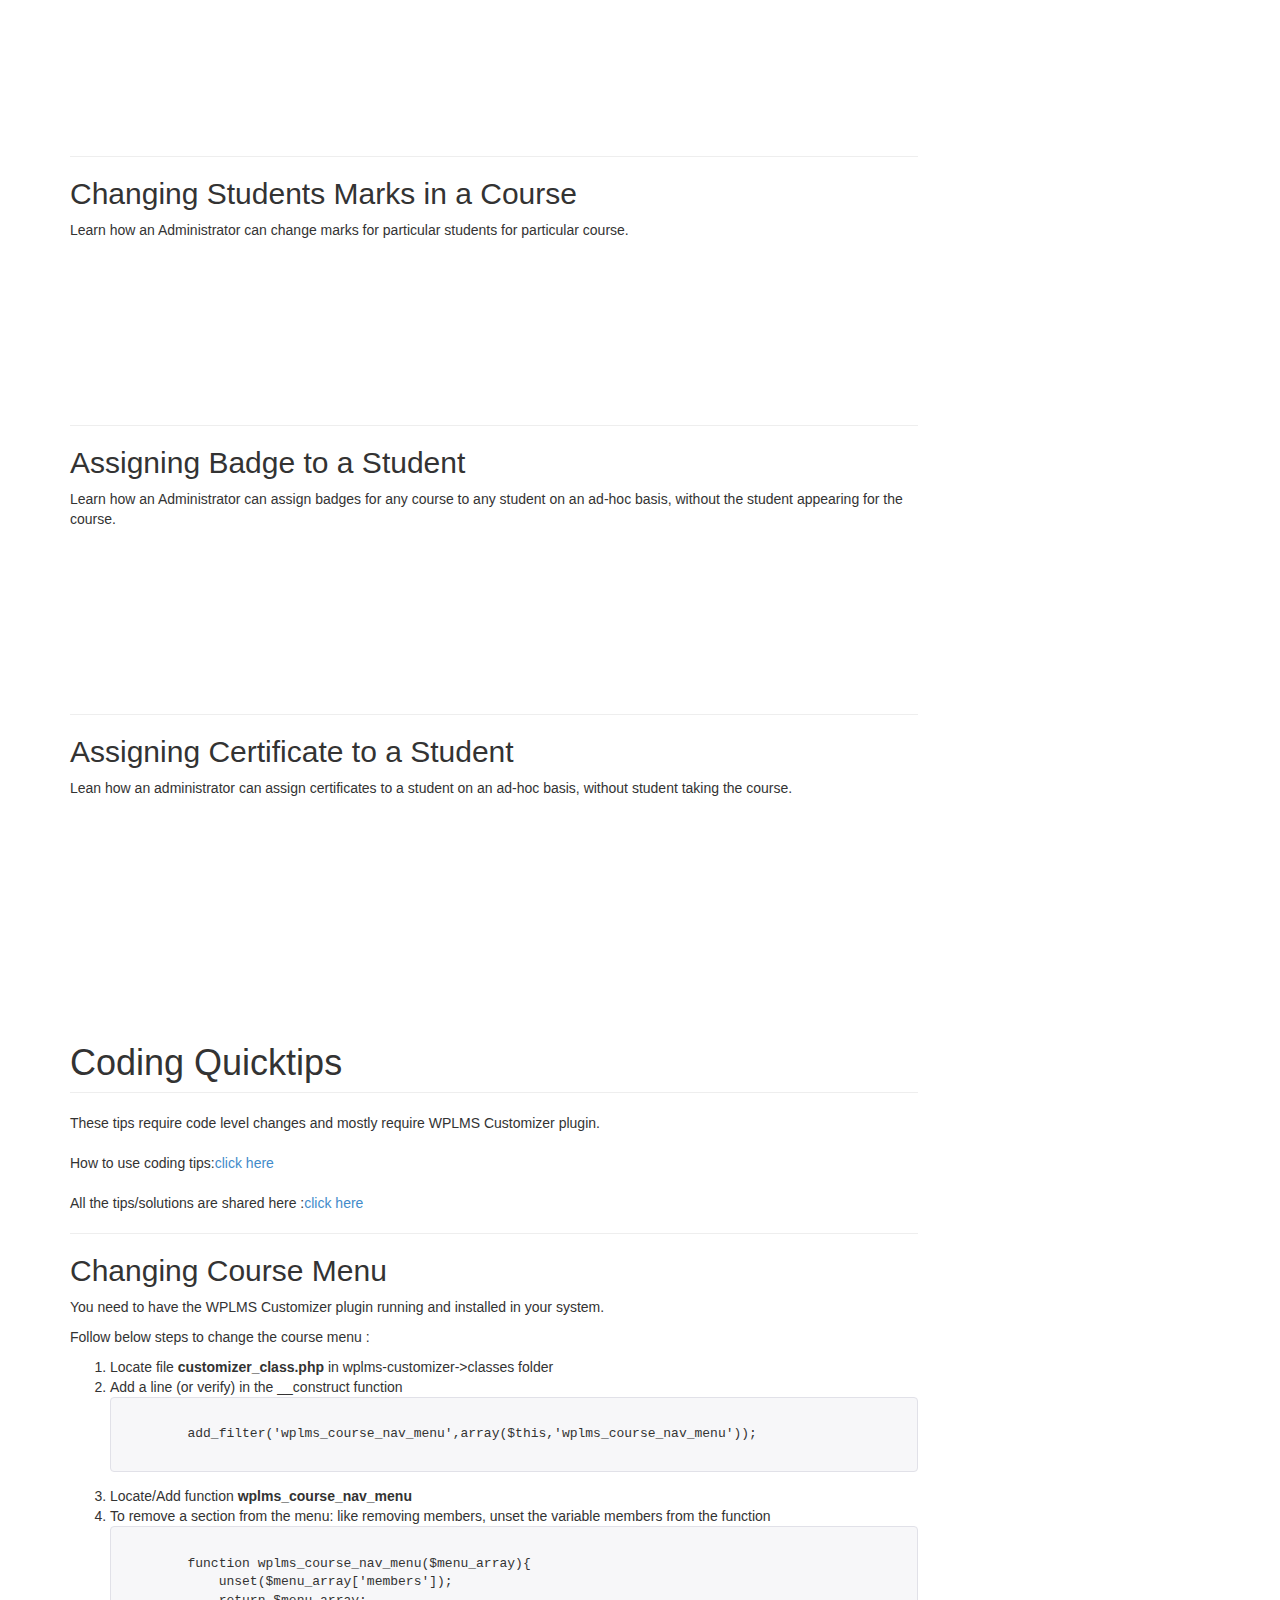
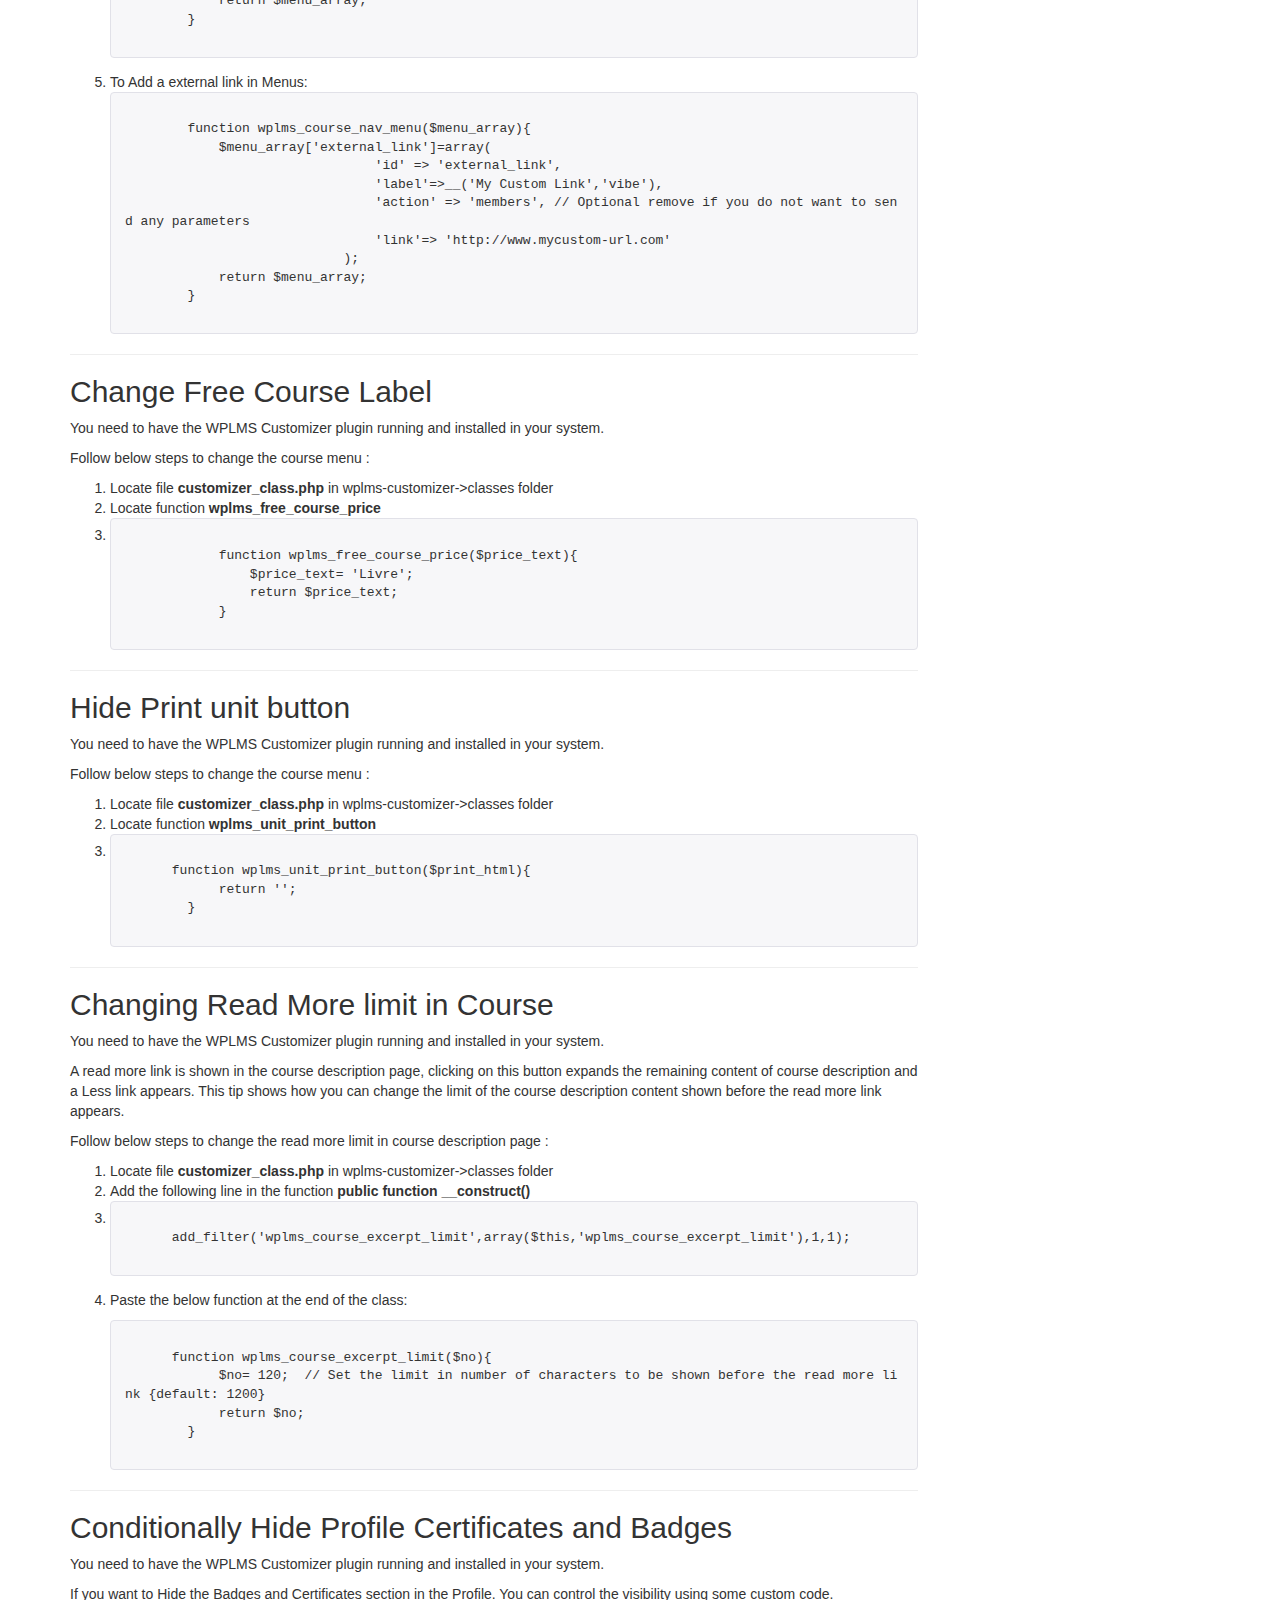
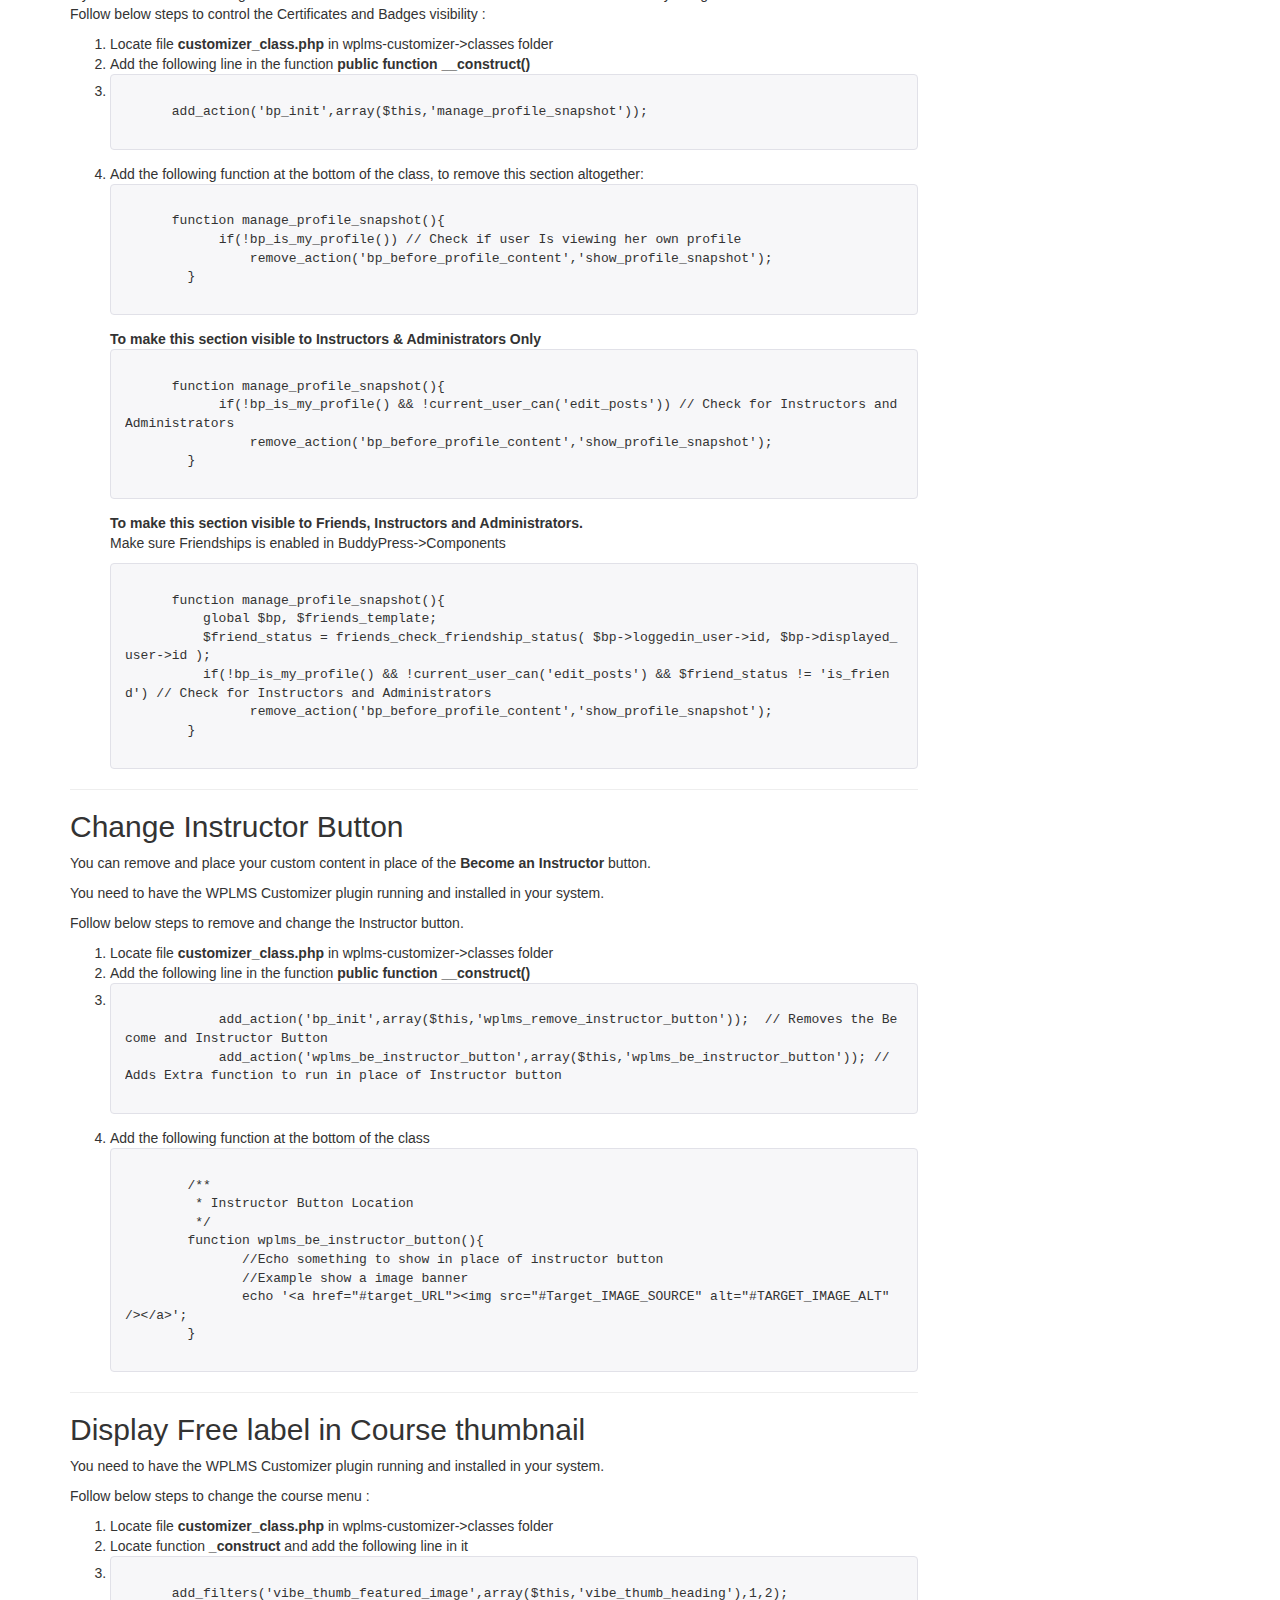
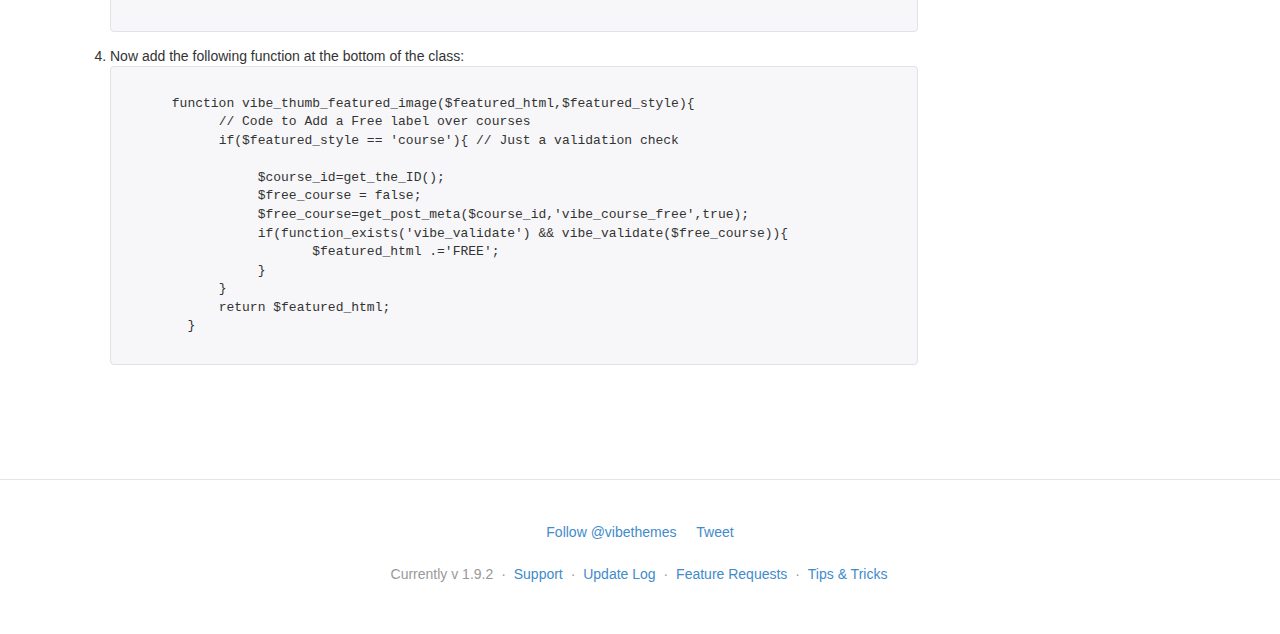
<file: tips.html>
<!DOCTYPE html>
<html lang="en">
  <head>
    <!-- Meta, title, CSS, favicons, etc. -->
    <meta charset="utf-8">
<meta http-equiv="X-UA-Compatible" content="IE=edge">
<meta name="viewport" content="width=device-width, initial-scale=1">

<title>
  
    WPLMS Quick Tips | LMS for WordPress
  
</title>

<!-- Bootstrap core CSS -->
<link href="css/bootstrap.min.css" rel="stylesheet">
<link href="css/magnific-popup.css" rel="stylesheet">
<!-- Documentation extras -->
<link href="css/style.css" rel="stylesheet">


<!-- HTML5 shim and Respond.js IE8 support of HTML5 elements and media queries -->
<!--[if lt IE 9]>
  <script src="https://oss.maxcdn.com/libs/html5shiv/3.7.0/html5shiv.js"></script>
  <script src="https://oss.maxcdn.com/libs/respond.js/1.4.2/respond.min.js"></script>
<![endif]-->



  </head>
  <body class="bs-docs-home">
  
    <a class="sr-only" href="#content">Skip to main content</a>

    <!-- Docs master nav -->
    <header class="navbar navbar-static-top bs-docs-nav" role="banner">
  <div class="container">
    <div class="navbar-header">
      <button class="navbar-toggle" type="button" data-toggle="collapse" data-target=".bs-navbar-collapse">
        <span class="sr-only">Toggle navigation</span>
        <span class="icon-bar"></span>
        <span class="icon-bar"></span>
        <span class="icon-bar"></span>
      </button>
      <a href="index.html" class="navbar-brand">WPLMS</a>
    </div>
    <nav class="collapse navbar-collapse bs-navbar-collapse" role="navigation">
      <ul class="nav navbar-nav">
        <li>
          <a href="quick-installation-guide.html">Quick Installation Guide</a>
        </li>
        <li>
          <a href="theme-guide.html">Theme Guide</a>
        </li>
        <li>
          <a href="student-guide.html">Student Guide</a>
        </li>
        <li>
          <a href="instructor-guide.html">Instructor Guide</a>
        </li>
        <li>
          <a href="developer-guide.html">Developer Guide</a>
        </li>
        <li>
          <a href="tips.html">Tips</a>
        </li>
      </ul>
      <ul class="nav navbar-nav navbar-right">
        <li><a href="http://support.vibethemes.com/"><i class="glyphicon glyphicon-plus"></i> Support</a></li>
        <li><a href="http://themeforest.net/item/wplms-learning-management-system/6780226?ref=vibethemes"><i class="glyphicon glyphicon-heart-empty"></i> Purchase</a></li>
      </ul>
    </nav>
  </div>
</header>





    <!-- Docs page layout -->
    <div class="bs-header" id="content">
      <div class="container">
        <h1>WPLMS Quick Tips</h1>
        <p>Learn small, easy and fast tips for your WPLMS site. 
        Simple less than 3 minute video tips.</p>
        
      </div>
    </div>

    <div class="container bs-docs-container">

      <div class="row">
        <div class="col-md-9" role="main">




<div class="bs-docs-section">
  <h1 id="menu-setup" class="page-header">Setup Quicktips</h1>
  This section comprises of short video tutorials to quickly setup various functionalities in the theme.
  <hr />
  <h2 id="wplms-essentials">WPLMS Essentials</h2>
  <div class="fitvids">
    <iframe name='quickcast' src='http://quick.as/embed/b2pquj1e' scrolling='no' frameborder='0' width='100%' allowfullscreen></iframe><script src='http://quick.as/embed/script/1.81'></script>
  </div>
  <hr />
  <h2 id="buddy-setup">BuddyPress Setup</h2>
  <div class="fitvids">
  <iframe name='quickcast' src='http://quick.as/embed/jrdphdlw' scrolling='no' frameborder='0' width='100%' allowfullscreen></iframe><script src='http://quick.as/embed/script/1.60'></script>
  </div>
  <hr />
  <h2 id="woo-setup">WooCommerce Setup</h2>
  <div class="fitvids">
      <iframe name='quickcast' src='http://quick.as/embed/7k9mfn2d' scrolling='no' frameborder='0' width='100%' allowfullscreen></iframe><script src='http://quick.as/embed/script/1.29'></script>
  </div>
  <hr />
  <h2 id="slider-import">Importing Demo Slider</h2>
  <div class="fitvids">
      <iframe name='quickcast' src='http://quick.as/embed/dqbwc944' scrolling='no' frameborder='0' width='100%' allowfullscreen></iframe><script src='http://quick.as/embed/script/1.50'></script>
  </div>
</div> 

<div class="bs-docs-section">
  <h1 id="manage" class="page-header">Management Quicktips</h1>
  These are Management quicktips. These are general tips which explain the working and management of WPLMS.
  <hr />
  <h2 id="pagebuilder-advanced-settings">PageBuilder Advanced Settings</h2>
  <div class="fitvids">
   <iframe name='quickcast' src='http://quick.as/embed/7k9mfnrv' scrolling='no' frameborder='0' width='100%' allowfullscreen></iframe><script src='http://quick.as/embed/script/1.62'></script>
  </div>
  <hr />
  <h2 id="course-cat">Edit Course Categories</h2>
  <div class="fitvids">
    <iframe name='quickcast' src='http://quick.as/embed/wz8rfl6p' scrolling='no' frameborder='0' width='100%' allowfullscreen></iframe><script src='http://quick.as/embed/script/1.55'></script>
  </div>
  <hr />
  <h2 id="course-certificates">Certificate Templates : Creating and Connecting</h2>
  <div class="fitvids">
   <iframe name='quickcast' src='http://quick.as/embed/ogdbikdd' scrolling='no' frameborder='0' width='100%' allowfullscreen></iframe><script src='http://quick.as/embed/script/1.80'></script>
  </div>
  
</div> 

<div class="bs-docs-section">
  <h1 id="admin" class="page-header">Administrator Quicktips</h1>
  These are quicktips for Administrator. Since Administrator comes with several accesses. 
  These tips are essential to change different values in WPLMS.
  <hr />
  <h2 id="making-instructors">Making a Instructor</h2>
  <p>How an Administrator can create an Instructor by changing the user role of a registered user from student to Instructor.</p>
  <div class="fitvids">
  <iframe name='quickcast' src='http://quick.as/embed/j2rquzab' scrolling='no' frameborder='0' width='100%' allowfullscreen></iframe><script src='http://quick.as/embed/script/1.53'></script>
  </div>
  <hr />
  <h2 id="add-student-course">Adding Student to a Course</h2>
  <p>Adding Students to a course from the Administrator only settings panel without purchasing the course.</p>
  <div class="fitvids">
      <iframe name='quickcast' src='http://quick.as/embed/b7eauxyw' scrolling='no' frameborder='0' width='100%' allowfullscreen></iframe><script src='http://quick.as/embed/script/1.36'></script>
  </div>
  <hr />
  <h2 id="increse-student-course-time">Increase Students Subscription time for a course</h2>
  <p>Learn how an Administrator can increase the subscription duration of a course for a particular student. The subscription duration to be increased should be pre-calculated in number of sections. example 1 day = 86400 seconds.</p>
   <div class="fitvids">
    <iframe name='quickcast' src='http://quick.as/embed/39zmsyyo' scrolling='no' frameborder='0' width='100%' allowfullscreen></iframe><script src='http://quick.as/embed/script/1.77'></script>
   </div>
  <hr />
  <h2 id="change-student-marks">Changing Students Marks in a Course</h2>
  <p>Learn how an Administrator can change marks for particular students for particular course.</p>
     <div class="fitvids">
        <iframe name='quickcast' src='http://quick.as/embed/ogdbiwxe' scrolling='no' frameborder='0' width='100%' allowfullscreen></iframe><script src='http://quick.as/embed/script/1.85'></script>
     </div>
  <hr />
  <h2 id="assign-student-badge">Assigning Badge to a Student</h2>
  <p>Learn how an Administrator can assign badges for any course to any student on an ad-hoc basis, without the student appearing for the course.</p>
     <div class="fitvids">
      <iframe name='quickcast' src='http://quick.as/embed/q9y3sz6l' scrolling='no' frameborder='0' width='100%' allowfullscreen></iframe><script src='http://quick.as/embed/script/1.47'></script>
     </div>
  <hr />
  <h2 id="assign-student-certificate">Assigning Certificate to a Student</h2>
  <p>Lean how an administrator can assign certificates to a student on an ad-hoc basis, without student taking the course.</p>
     <div class="fitvids">
        <iframe name='quickcast' src='http://quick.as/embed/gajqfrxv' scrolling='no' frameborder='0' width='100%' allowfullscreen></iframe><script src='http://quick.as/embed/script/1.85'></script>
     </div>
 
</div> 

<div class="bs-docs-section">
  <h1 id="code" class="page-header">Coding Quicktips</h1>
  These tips require code level changes and mostly require WPLMS Customizer plugin.<br/><br/>
  How to use coding tips:<a href="http://support.vibethemes.com/solution/articles/1000167915-how-to-use-coding-tips">click here</a><br/><br/>

All the tips/solutions are shared here :<a href="http://support.vibethemes.com/solution/categories">click here</a> 
  <hr />

  
  
  <h2 id="change-course-menu">Changing Course Menu</h2>
  <p>You need to have the WPLMS Customizer plugin running and installed in your system.</p>
  <p>Follow below steps to change the course menu :</p>
  <ol>
    <li>Locate file <strong>customizer_class.php</strong> in wplms-customizer->classes folder</li>
    <li>Add a line (or verify) in the __construct function<br />
    <div class="highlight">
    <pre><code>
        add_filter('wplms_course_nav_menu',array($this,'wplms_course_nav_menu'));
    </code></pre>
  </div>
  </li>
    <li>Locate/Add function <strong>wplms_course_nav_menu</strong></li>
  
  <li>To remove a section from the menu: like removing members, unset the variable members from the function<br />  
  <div class="highlight">
    <pre><code>
        function wplms_course_nav_menu($menu_array){
            unset($menu_array['members']);
            return $menu_array;
        }
    </code></pre>
  </div>
  </li>
  <li>To Add a external link in Menus:
  <div class="highlight">
    <pre><code>
        function wplms_course_nav_menu($menu_array){
            $menu_array['external_link']=array(
                                'id' => 'external_link',
                                'label'=>__('My Custom Link','vibe'),
                                'action' => 'members', // Optional remove if you do not want to send any parameters
                                'link'=> 'http://www.mycustom-url.com'
                            );
            return $menu_array;
        }
    </code></pre>
  </div>
  </li>
  </ol>
  <hr />
  <h2 id="change-free-course-label">Change Free Course Label</h2>
  <p>You need to have the WPLMS Customizer plugin running and installed in your system.</p>
  <p>Follow below steps to change the course menu :</p>
  <ol>
    <li>Locate file <strong>customizer_class.php</strong> in wplms-customizer->classes folder</li>
    <li>Locate function <strong>wplms_free_course_price</strong></li>
    <li>
  <div class="highlight">
    <pre>
      <code>
            function wplms_free_course_price($price_text){
                $price_text= 'Livre';
                return $price_text;
            }
      </code>
    </pre>
  </div>
  </li>
  </ol>
  <hr />
  <h2 id="hide-print-unit-button">Hide Print unit button</h2>
  <p>You need to have the WPLMS Customizer plugin running and installed in your system.</p>
  <p>Follow below steps to change the course menu :</p>
  <ol>
    <li>Locate file <strong>customizer_class.php</strong> in wplms-customizer->classes folder</li>
    <li>Locate function <strong>wplms_unit_print_button</strong></li>
    <li>
  <div class="highlight">
    <pre><code>
      function wplms_unit_print_button($print_html){
            return '';
        }
    </code>
    </pre>
  </div>
  </li>
  </ol>
  <hr />
  <h2 id="change-read-more-limit">Changing Read More limit in Course</h2>
  <p>You need to have the WPLMS Customizer plugin running and installed in your system.</p>
  <p>A read more link is shown in the course description page, clicking on this button expands the remaining 
  content of course description and a Less link appears. This tip shows how you can change the limit of the course
  description content shown before the read more link appears.</p>
  <p>Follow below steps to change the read more limit in course description page :</p>
  <ol>
    <li>Locate file <strong>customizer_class.php</strong> in wplms-customizer->classes folder</li>
    <li>Add the following line in the function <strong>public function __construct()</strong></li>
    <li>
  <div class="highlight">
    <pre><code>
      add_filter('wplms_course_excerpt_limit',array($this,'wplms_course_excerpt_limit'),1,1);
    </code>
    </pre>
  </div>
  </li>
  <li><p>Paste the below function at the end of the class:</p>
    <div class="highlight">
    <pre><code>
      function wplms_course_excerpt_limit($no){
            $no= 120;  // Set the limit in number of characters to be shown before the read more link {default: 1200}
            return $no;
        }
    </code>
    </pre>
  </div>
  </li>
  </ol>
  <hr />
  <h2 id="hide-profile-snapshot">Conditionally Hide Profile Certificates and Badges</h2>
  <p>You need to have the WPLMS Customizer plugin running and installed in your system.</p>
  <p>If you want to Hide the Badges and Certificates section in the Profile. You can control the visibility using some custom code.<br />
  Follow below steps to control the Certificates and Badges visibility :</p>
  <ol>
    <li>Locate file <strong>customizer_class.php</strong> in wplms-customizer->classes folder</li>
    <li>Add the following line in the function <strong>public function __construct()</strong></li>
    <li>
  <div class="highlight">
    <pre><code>
      add_action('bp_init',array($this,'manage_profile_snapshot')); 
    </code>
    </pre>
  </div>
  </li>
  <li>Add the following function at the bottom of the class, to remove this section altogether:
  <div class="highlight">
    <pre><code>
      function manage_profile_snapshot(){
            if(!bp_is_my_profile()) // Check if user Is viewing her own profile
                remove_action('bp_before_profile_content','show_profile_snapshot');
        } 
    </code>
    </pre>
  </div>
  <strong>To make this section visible to Instructors & Administrators Only</strong>
  <div class="highlight">
    <pre><code>
      function manage_profile_snapshot(){
            if(!bp_is_my_profile() && !current_user_can('edit_posts')) // Check for Instructors and Administrators
                remove_action('bp_before_profile_content','show_profile_snapshot');
        } 
    </code>
    </pre>
  </div>
  <strong>To make this section visible to Friends, Instructors and Administrators.</strong>
  <p>Make sure Friendships is enabled in BuddyPress->Components</p>
  <div class="highlight">
    <pre><code>
      function manage_profile_snapshot(){
          global $bp, $friends_template;
          $friend_status = friends_check_friendship_status( $bp->loggedin_user->id, $bp->displayed_user->id );
          if(!bp_is_my_profile() && !current_user_can('edit_posts') && $friend_status != 'is_friend') // Check for Instructors and Administrators
                remove_action('bp_before_profile_content','show_profile_snapshot');
        } 
    </code>
    </pre>
  </div>
  </li>
  </ol>
  <hr />
  <h2 id="change-instructor-button">Change Instructor Button</h2>
  <p>You can remove and place your custom content in place of the <Strong>Become an Instructor</Strong> button.</p>
  <p>You need to have the WPLMS Customizer plugin running and installed in your system.</p>
  <p>Follow below steps to remove and change the Instructor button.</p>
  <ol>
    <li>Locate file <strong>customizer_class.php</strong> in wplms-customizer->classes folder</li>
     <li>Add the following line in the function <strong>public function __construct()</strong></li>
    <li>
  <div class="highlight">
    <pre><code>
            add_action('bp_init',array($this,'wplms_remove_instructor_button'));  // Removes the Become and Instructor Button
            add_action('wplms_be_instructor_button',array($this,'wplms_be_instructor_button')); // Adds Extra function to run in place of Instructor button
    </code>
    </pre>
  </div>
  </li>
  <li>Add the following function at the bottom of the class
    <div class="highlight">
    <pre><code>
        /**
         * Instructor Button Location
         */
        function wplms_be_instructor_button(){
               //Echo something to show in place of instructor button
               //Example show a image banner
               echo '&lt;a href="#target_URL">&lt;img src="#Target_IMAGE_SOURCE" alt="#TARGET_IMAGE_ALT" />&lt;/a>';
        }
    </code>
    </pre>
  </div>
  </li>
  </ol>
  <hr />
  <h2 id="course-free-button">Display Free label in Course thumbnail</h2>
  <p>You need to have the WPLMS Customizer plugin running and installed in your system.</p>
  <p>Follow below steps to change the course menu :</p>
  <ol>
    <li>Locate file <strong>customizer_class.php</strong> in wplms-customizer->classes folder</li>
    <li>Locate function <strong>_construct</strong> and add the following line in it</li>
    <li>
  <div class="highlight">
    <pre><code>
      add_filters('vibe_thumb_featured_image',array($this,'vibe_thumb_heading'),1,2);
    </code>
    </pre>
  </div>
  </li>
  <li>Now add the following function at the bottom of the class:
      <div class="highlight">
    <pre><code>
      function vibe_thumb_featured_image($featured_html,$featured_style){
            // Code to Add a Free label over courses
            if($featured_style == 'course'){ // Just a validation check

                 $course_id=get_the_ID();
                 $free_course = false;
                 $free_course=get_post_meta($course_id,'vibe_course_free',true);
                 if(function_exists('vibe_validate') && vibe_validate($free_course)){
                        $featured_html .='<span class="free_label">FREE</span>';
                 }
            }
            return $featured_html;
        }
    </code>
    </pre>
  </div>
  </li>
  </ol>
</div> 
 
        </div>
        <div class="col-md-3">
          <div class="bs-sidebar hidden-print" role="complementary">
            <ul class="nav bs-sidenav">
              <li>
                <a href="#menu-setup">Setup</a>
                <ul class="nav">
                  <li><a href="#wplms-essentials">WPLMS Essentials</a></li>
                  <li><a href="#buddy-setup">BuddyPress Setup</a></li>
                  <li><a href="#woo-setup">WooCommerce Setup</a></li>
                  <li><a href="#slider-import">Importing Demo Slider</a></li>
                </ul>
              </li>
              <li>
                <a href="#manage">Manage</a>
                <ul class="nav">
                   <li><a href="#pagebuilder-advanced-settings">PageBuilder Advanced Settings</a></li>
                  <li><a href="#course-cat">Editing Course Categories</a></li>
                  <li><a href="#course-certificates">Certificate Templates</a></li>
                  <li><a></a></li>

                </ul>
              </li>
              <li>
                <a href="#admin">Administrator Quicktips</a>
                <ul class="nav">
                  <li><a href="#making-instructors">Making Instructor</a></li>
                  <li><a href="#add-student-course">Add Student to a Course</a></li>
                  <li><a href="#increse-student-course-time">Increase Students Subscription time for a course</a></li>
                  <li><a href="#change-student-marks">Change Student Marks</a></li>
                  <li><a href="#assign-student-badge">Assign Badge to a Student</a></li>
                  <li><a href="#assign-student-certificate">Assign Certificate to a Student</a></li>
                </ul>
              </li>
              <li>
                <a href="#code">Coding Quicktips</a>
                <ul class="nav">
                  <li><a href="#change-course-menu">Changing Course Menu</a></li>
                  <li><a href="#change-free-course-label">Change Free Course Label</a></li>
                  <li><a href="#hide-print-unit-button">Hide Print unit button</a></li>
                  <li><a href="#change-read-more-limit">Changing Read More limit in Course</a></li>
                  <li><a href="#hide-profile-snapshot">Conditionally Hide Certificates & Badges</a></li>
                  <li><a href="#change-instructor-button">Change Instructor Button</a></li>
                </ul>
              </li> 
              <li>
                <a href="#recommended-plugins">Recommended Plugins</a>
                <ul class="nav">
                  <li><a href="#wp-coauthors">WP CoAuthors Plus</a></li>
                  <li><a href="#pmpro">Paid Memberships Pro</a></li>
                  <li><a href="#mycred">MyCred Points System</a></li>
                  <li><a href="#spam-protechtion">Spam Protection</a></li>
                  <li><a href="#social-login">Social Login</a></li>
                </ul>
              </li> 
              <li>
                <a href="http://vibethemes.com/forums/forum/wordpress-html-css/wordpress-themes/wplms/tips-tricks-docs/">Other Important Tips</a>
              </li> 
            </ul>
          </div>
        </div>
      </div>

    </div>

    <!-- Footer
================================================== -->
<footer class="bs-footer" role="contentinfo">
  <div class="container">
    <div class="bs-social">
  <ul class="bs-social-buttons">
    <li class="follow-btn">
      <a href="https://twitter.com/vibethemes" class="twitter-follow-button" data-link-color="#0069D6" data-show-count="true">Follow @vibethemes</a>
    </li>
    <li class="tweet-btn">
      <a href="https://twitter.com/share" class="twitter-share-button" data-url="http://vibethemes.com/envato/wplms" data-count="horizontal" data-via="vibethemes" data-related="mdo:WPLMS by VibeThemes">Tweet</a>
    </li>
  </ul>
</div>


   
     <ul class="footer-links muted">
      <li>Currently v 1.9.2</li>
      <li>&middot;</li>
      <li><a href="http://support.vibethemes.com/">Support</a></li>
      <li>&middot;</li>
      <li><a href="http://support.vibethemes.com/support/solutions/folders/1000210639">Update Log</a></li>
      <li>&middot;</li>
      <li><a href="http://support.vibethemes.com/support/discussions/forums/1000220365">Feature Requests</a></li>
      <li>&middot;</li>
      <li><a href="http://support.vibethemes.com/support/solutions/folders/1000210637">Tips &amp; Tricks</a></li>
    </ul>
  </div>
</footer>

<!-- Bootstrap core JavaScript
================================================== -->
<!-- Placed at the end of the document so the pages load faster -->
<script src="js/jquery.js"></script>
<script src="js/bootstrap.min.js"></script>
<script src="js/docs.min.js"></script>
<script src="js/jquery.magnific-popup.min.js"></script>
<script src="js/jquery.fitvids.js"></script>
<script src="js/custom.js"></script>


  </body>
</html>
</file>
<file: css/style.css>
/*csslint ids: false, overqualified-elements: false, fallback-colors: false*/

/*!
 * Bootstrap Docs (http://getbootstrap.com)
 * Copyright 2011-2014 Twitter, Inc.
 * Licensed under the Creative Commons Attribution 3.0 Unported License. For
 * details, see http://creativecommons.org/licenses/by/3.0/.
 */


/*
 * Bootstrap Documentation
 * Special styles for presenting Bootstrap's documentation and code examples.
 *
 * Table of contents:
 *
 * Scaffolding
 * Main navigation
 * Footer
 * Social buttons
 * Homepage
 * Page headers
 * Old docs callout
 * Ads
 * Side navigation
 * Docs sections
 * Callouts
 * Grid styles
 * Examples
 * Code snippets (highlight)
 * Responsive tests
 * Glyphicons
 * Customizer
 * Miscellaneous
 */


/*
 * Scaffolding
 *
 * Update the basics of our documents to prep for docs content.
 */

body {
  position: relative; /* For scrollyspy */
}

/* Keep code small in tables on account of limited space */
.table code {
  font-size: 13px;
  font-weight: normal;
}

/* Outline button for use within the docs */
.btn-outline {
  color: #313b3d;
  background-color: transparent;
  border-color: #313b3d;
}
.btn-outline:hover,
.btn-outline:focus,
.btn-outline:active {
  color: #fff;
  background-color: #313b3d;
  border-color: #313b3d;
}

/* Inverted outline button (white on dark) */
.btn-outline-inverse {
  color: #fff;
  background-color: transparent;
  border-color: rgba(255,255,255,0.8);
}
.btn-outline-inverse:hover,
.btn-outline-inverse:focus,
.btn-outline-inverse:active {
  color: #313b3d;
  text-shadow: none;
  background-color: #fff;
  border-color: #fff;
}
   
/* Bootstrap "B" icon */
.bs-booticon {
  display: block;
  font-weight: 500;
  color: #fff;
  background-color: #313b3d;
  border-radius: 15%;
  cursor: default;
  text-align: center;
}
.bs-booticon-sm {
  width: 30px;
  height: 30px;
  font-size: 20px;
  line-height: 28px;
}
.bs-booticon-lg {
  width: 144px;
  height: 144px;
  font-size: 108px;
  line-height: 140px;
}
.bs-booticon-inverse {
  color: #313b3d;
  background-color: #fff;
}
.bs-booticon-outline {
  background-color: transparent;
  border: 1px solid rgba(255,255,255,0.8);
}


/*
 * Main navigation
 *
 * Turn the `.navbar` at the top of the docs purple.
 */

.bs-docs-nav {
  margin-bottom: 0;
  background-color: #fff;
  border-bottom: 0;
}
.bs-home-nav .bs-nav-b {
  display: none;
}
.bs-docs-nav .navbar-brand,
.bs-docs-nav .navbar-nav > li > a {
  color: #313b3d;
  font-weight: 500;
}
.bs-docs-nav .navbar-nav > li > a:hover,
.bs-docs-nav .navbar-nav > .active > a,
.bs-docs-nav .navbar-nav > .active > a:hover {
  color: #463265;
  background-color: #f9f9f9;
}
.bs-docs-nav .navbar-toggle .icon-bar {
  background-color: #313b3d;
}
.bs-docs-nav .navbar-header .navbar-toggle {
  border-color: #fff;
}
.bs-docs-nav .navbar-header .navbar-toggle:hover,
.bs-docs-nav .navbar-header .navbar-toggle:focus {
  background-color: #f9f9f9;
  border-color: #f9f9f9;
}


/*
 * Footer
 *
 * Separated section of content at the bottom of all pages, save the homepage.
 */

.bs-footer {
  padding-top: 40px;
  padding-bottom: 40px;
  margin-top: 100px;
  color: #777;
  text-align: center;
  border-top: 1px solid #e5e5e5;
}
.footer-links {
  margin-top: 20px;
  padding-left: 0;
  color: #999;
}
.footer-links li {
  display: inline;
  padding: 0 2px;
}
.footer-links li:first-child {
  padding-left: 0;
}

@media (min-width: 768px) {
  .bs-footer p {
    margin-bottom: 0;
  }
}


/*
 * Social buttons
 *
 * Twitter and GitHub social action buttons (for homepage and footer).
 */

.bs-social {
  margin-bottom: 20px;
  text-align: center;
}
.bs-social-buttons {
  display: inline-block;
  margin-bottom: 0;
  padding-left: 0;
  list-style: none;
}
.bs-social-buttons li {
  display: inline-block;
  line-height: 1;
  padding: 5px 8px;
}
.bs-social-buttons .twitter-follow-button {
  width: 225px !important;
}
.bs-social-buttons .twitter-share-button {
  width: 98px !important;
}
/* Style the GitHub buttons via CSS instead of inline attributes */
.github-btn {
  border: 0;
  overflow: hidden;
}


/*
 * Homepage
 *
 * Tweaks to the custom homepage and the masthead (main jumbotron).
 */

/* Share masthead with page headers */
.bs-masthead,
.bs-header {
  position: relative;
  padding: 30px 15px;
  color: rgba(255,255,255,0.8);
  text-align: center;
  text-shadow: 0 1px 0 rgba(0,0,0,.1);
  background-color: #232b2d;
  background-image: -webkit-linear-gradient(top, #313b3d 0%, #232b2d 100%);
  background-image: linear-gradient(to bottom, #313b3d 0%, #232b2d 100%);
  background-repeat: repeat-x;
  filter: progid:DXImageTransform.Microsoft.gradient(startColorstr='#313b3d', endColorstr='#232b2d', GradientType=0);
}

 /* Masthead (headings and download button) */
.bs-masthead .bs-booticon {
  margin: 0 auto 30px;
}
.bs-masthead h1 {
  font-weight: 300;
  line-height: 1;
  color: #fff;
}
.bs-masthead .lead {
  margin: 0 auto 30px;
  font-size: 20px;
  color: #fff;
}
.bs-masthead .btn {
  width: 100%;
  padding: 15px 30px;
  font-size: 20px;
}

@media (min-width: 480px) {
  .bs-masthead .btn {
    width: auto;
  }
}

@media (min-width: 768px) {
  .bs-masthead {
    padding-top: 80px;
    padding-bottom: 80px;
  }
  .bs-masthead h1 {
    font-size: 60px;
  }
  .bs-masthead .lead {
    font-size: 24px;
  }
}

@media (min-width: 992px) {
  .bs-masthead .lead {
    width: 80%;
    font-size: 30px;
  }
}


/*
 * Page headers
 *
 * Jumbotron-esque headers at the top of every page that's not the homepage.
 */

/* Page headers */
.bs-header {
  margin-bottom: 40px;
  font-size: 20px;
}
.bs-header h1 {
  margin-top: 0;
  color: #fff;
}
.bs-header p {
  margin-bottom: 0;
  font-weight: 300;
  line-height: 1.4;
}
.bs-header .container {
  position: relative;
}

@media (min-width: 768px) {
  .bs-header {
    padding-top: 60px;
    padding-bottom: 60px;
    font-size: 24px;
    text-align: left;
  }
  .bs-header h1 {
    font-size: 60px;
    line-height: 1;
  }
}

@media (min-width: 992px) {
  .bs-header h1,
  .bs-header p {
    margin-right: 380px;
  }
}


/*
 * Homepage featurettes
 *
 * Reasons to use Bootstrap, entries from the Expo, and more.
 */

.bs-featurette {
  padding-top:    40px;
  padding-bottom: 40px;
  font-size: 16px;
  line-height: 1.5;
  color: #555;
  text-align: center;
  background-color: #fff;
  border-bottom: 1px solid #e5e5e5;
}
.bs-featurette + .bs-footer {
  margin-top: 0;
  border-top: 0;
}

.bigicon{
  font-size:84px;
}

.bs-featurette-title {
  font-size: 30px;
  font-weight: normal;
  color: #333;
  margin-bottom: 5px;
}
.half-rule {
  width: 100px;
  margin: 40px auto;
}
.bs-featurette h3 {
  font-weight: normal;
  color: #333;
  margin-bottom: 5px;
}
.bs-featurette-img {
  display: block;
  margin-bottom: 20px;
  color: #333;
}
.bs-featurette-img:hover {
  text-decoration: none;
  color: #428bca;
}
.bs-featurette-img img {
  display: block;
  margin-bottom: 15px;
}

/* Featured sites */
.bs-featured-sites {
  margin-left: -1px;
  margin-right: -1px;
}
.bs-featured-sites .col-sm-3 {
  padding-left: 1px;
  padding-right: 1px;
}

@media (min-width: 480px) {
  .bs-featurette .img-responsive {
    margin-top: 30px;
  }
}
@media (min-width: 768px) {
  .bs-featurette {
    padding-top:    100px;
    padding-bottom: 100px;
  }
  .bs-featurette-title {
    font-size: 40px;
  }
  .bs-featurette .lead {
    margin-left:  auto;
    margin-right: auto;
    max-width: 80%;
  }
  .bs-featured-sites .col-sm-3:first-child img {
    border-top-left-radius: 4px;
    border-bottom-left-radius: 4px;
  }
  .bs-featured-sites .col-sm-3:last-child img {
    border-top-right-radius: 4px;
    border-bottom-right-radius: 4px;
  }

  .bs-featurette .img-responsive {
    margin-top: 0;
  }
}


/*
 * Side navigation
 *
 * Scrollspy and affixed enhanced navigation to highlight sections and secondary
 * sections of docs content.
 */

/* By default it's not affixed in mobile views, so undo that */
.bs-sidebar.affix {
  position: static;
}
@media (min-width: 768px) {
  .bs-sidebar {
    padding-left: 20px;
  }
}

/* First level of nav */
.bs-sidenav {
  margin-top: 20px;
  margin-bottom: 20px;
}

/* All levels of nav */
.bs-sidebar .nav > li > a {
  display: block;
  font-size: 13px;
  font-weight: 500;
  color: #999;
  padding: 4px 20px;
}
.bs-sidebar .nav > li > a:hover,
.bs-sidebar .nav > li > a:focus {
  padding-left: 19px;
  color: #313b3d;
  text-decoration: none;
  background-color: transparent;
  border-left: 1px solid #313b3d;
}
.bs-sidebar .nav > .active > a,
.bs-sidebar .nav > .active:hover > a,
.bs-sidebar .nav > .active:focus > a {
  padding-left: 18px;
  font-weight: bold;
  color: #313b3d;
  background-color: transparent;
  border-left: 2px solid #313b3d;
}

/* Nav: second level (shown on .active) */
.bs-sidebar .nav .nav {
  display: none; /* Hide by default, but at >768px, show it */
  padding-bottom: 10px;
}
.bs-sidebar .nav .nav > li > a {
  padding-top:    2px;
  padding-bottom: 2px;
  padding-left: 30px;
  font-size: 12px;
  font-weight: normal;
}
.bs-sidebar .nav .nav > li > a:hover,
.bs-sidebar .nav .nav > li > a:focus {
  padding-left: 29px;
}
.bs-sidebar .nav .nav > .active > a,
.bs-sidebar .nav .nav > .active:hover > a,
.bs-sidebar .nav .nav > .active:focus > a {
  font-weight: 500;
  padding-left: 28px;
}

/* Show and affix the side nav when space allows it */
@media (min-width: 992px) {
  .bs-sidebar .nav > .active > ul {
    display: block;
  }
  /* Widen the fixed sidebar */
  .bs-sidebar.affix,
  .bs-sidebar.affix-bottom {
    width: 213px;
  }
  .bs-sidebar.affix {
    position: fixed; /* Undo the static from mobile first approach */
    top: 20px;
  }
  .bs-sidebar.affix-bottom {
    position: absolute; /* Undo the static from mobile first approach */
  }
  .bs-sidebar.affix-bottom .bs-sidenav,
  .bs-sidebar.affix .bs-sidenav {
    margin-top: 0;
    margin-bottom: 0;
  }
}
@media (min-width: 1200px) {
  /* Widen the fixed sidebar again */
  .bs-sidebar.affix-bottom,
  .bs-sidebar.affix {
    width: 263px;
  }
}


/*
 * Docs sections
 *
 * Content blocks for each component or feature.
 */

/* Space things out */
.bs-docs-section {
  margin-bottom: 60px;
}
.bs-docs-section:last-child {
  margin-bottom: 0;
}

h1[id] {
  margin-top: 0;
  padding-top: 20px;
}


/*
 * Callouts
 *
 * Not quite alerts, but custom and helpful notes for folks reading the docs.
 * Requires a base and modifier class.
 */

/* Common styles for all types */
.bs-callout {
  margin: 20px 0;
  padding: 20px;
  border-left: 3px solid #eee;
}
.bs-callout h4 {
  margin-top: 0;
  margin-bottom: 5px;
}
.bs-callout p:last-child {
  margin-bottom: 0;
}
.bs-callout code {
  background-color: #fff;
  border-radius: 3px;
}

/* Variations */
.bs-callout-danger {
  background-color: #fdf7f7;
  border-color: #d9534f;
}
.bs-callout-danger h4 {
  color: #d9534f;
}
.bs-callout-warning {
  background-color: #fcf8f2;
  border-color: #f0ad4e;
}
.bs-callout-warning h4 {
  color: #f0ad4e;
}
.bs-callout-info {
  background-color: #f4f8fa;
  border-color: #5bc0de;
}
.bs-callout-info h4 {
  color: #5bc0de;
}


/*
 * Color swatches
 *
 * Color swatches and associated values for our grayscale and brand colors.
 */

.color-swatches {
  margin: 0 -5px;
  overflow: hidden; /* clearfix */
}
.color-swatch {
  float: left;
  width:  60px;
  height: 60px;
  margin: 0 5px;
  border-radius: 3px;
}

@media (min-width: 768px) {
  .color-swatch {
    width:  100px;
    height: 100px;
  }
}

/* Framework colors */
.color-swatches .gray-darker   { background-color: #222; }
.color-swatches .gray-dark     { background-color: #333; }
.color-swatches .gray          { background-color: #555; }
.color-swatches .gray-light    { background-color: #999; }
.color-swatches .gray-lighter  { background-color: #eee; }
.color-swatches .brand-primary { background-color: #428bca; }
.color-swatches .brand-success { background-color: #5cb85c; }
.color-swatches .brand-warning { background-color: #f0ad4e; }
.color-swatches .brand-danger  { background-color: #d9534f; }
.color-swatches .brand-info    { background-color: #5bc0de; }

/* Docs colors */
.color-swatches .bs-purple          { background-color: #313b3d; }
.color-swatches .bs-purple-light    { background-color: #c7bfd3; }
.color-swatches .bs-purple-lighter  { background-color: #e5e1ea; }
.color-swatches .bs-gray            { background-color: #f9f9f9; }


/*
 * Team members
 *
 * Avatars, names, and usernames for core team.
 */

.bs-team .team-member {
  color: #555;
  line-height: 32px;
}
.bs-team .team-member:hover {
  color: #333;
  text-decoration: none;
}
.bs-team .github-btn {
  float: right;
  margin-top: 6px;
  width: 180px;
  height: 20px;
}
.bs-team img {
  float: left;
  width: 32px;
  margin-right: 10px;
  border-radius: 4px;
}


/*
 * Grid examples
 *
 * Highlight the grid columns within the docs so folks can see their padding,
 * alignment, sizing, etc.
 */

.show-grid {
  margin-bottom: 15px;
}
.show-grid [class^="col-"] {
  padding-top: 10px;
  padding-bottom: 10px;
  background-color: #eee;
  background-color: rgba(86,61,124,.15);
  border: 1px solid #ddd;
  border: 1px solid rgba(86,61,124,.2);
}


/*
 * Examples
 *
 * Isolated sections of example content for each component or feature. Usually
 * followed by a code snippet.
 */

.bs-example {
  position: relative;
  padding: 45px 15px 15px;
  margin: 0 -15px 15px;
  background-color: #fafafa;
  box-shadow: inset 0 3px 6px rgba(0,0,0,.05);
  border-color: #e5e5e5 #eee #eee;
  border-style: solid;
  border-width: 1px 0;
}
/* Echo out a label for the example */
.bs-example:after {
  content: "BuddyPress Components";
  position: absolute;
  top:  15px;
  left: 15px;
  font-size: 12px;
  font-weight: bold;
  color: #bbb;
  text-transform: uppercase;
  letter-spacing: 1px;
}
.bs-example.pages:after {
  content: "BuddyPress Pages";
}
/* Tweak display of the code snippets when following an example */
.bs-example + .highlight {
  margin: -15px -15px 15px;
  border-radius: 0;
  border-width: 0 0 1px;
}

/* Make the examples and snippets not full-width */
@media (min-width: 768px) {
  .bs-example {
    margin-left: 0;
    margin-right: 0;
    background-color: #fff;
    border-width: 1px;
    border-color: #ddd;
    border-radius: 4px 4px 0 0;
    box-shadow: none;
  }
  .bs-example + .highlight {
    margin-top: -16px;
    margin-left: 0;
    margin-right: 0;
    border-width: 1px;
    border-bottom-left-radius: 4px;
    border-bottom-right-radius: 4px;
  }
}

/* Undo width of container */
.bs-example .container {
  width: auto;
}

/* Tweak content of examples for optimum awesome */
.bs-example > p:last-child,
.bs-example > ul:last-child,
.bs-example > ol:last-child,
.bs-example > blockquote:last-child,
.bs-example > .form-control:last-child,
.bs-example > .table:last-child,
.bs-example > .navbar:last-child,
.bs-example > .jumbotron:last-child,
.bs-example > .alert:last-child,
.bs-example > .panel:last-child,
.bs-example > .list-group:last-child,
.bs-example > .well:last-child,
.bs-example > .progress:last-child,
.bs-example > .table-responsive:last-child > .table {
  margin-bottom: 0;
}
.bs-example > p > .close {
  float: none;
}

/* Typography */
.bs-example-type .table .type-info {
  color: #999;
  vertical-align: middle;
  width:65%;
}
.bs-example-type .table td {
  padding: 15px 0;
  border-color: #eee;
}
.bs-example-type .table tr:first-child td {
  border-top: 0;
}
.bs-example-type h1,
.bs-example-type h2,
.bs-example-type h3,
.bs-example-type h4,
.bs-example-type h5,
.bs-example-type h6 {
  margin: 0;
}

/* Contextual background colors */
.bs-example-bg-classes p {
  padding: 15px;
}

/* Images */
.bs-example > .img-circle,
.bs-example > .img-rounded,
.bs-example > .img-thumbnail {
  margin: 5px;
}

/* Tables */
.bs-example > .table-responsive > .table {
  background-color: #fff;
}

/* Buttons */
.bs-example > .btn,
.bs-example > .btn-group {
  margin-top: 5px;
  margin-bottom: 5px;
}
.bs-example > .btn-toolbar + .btn-toolbar {
  margin-top: 10px;
}

/* Forms */
.bs-example-control-sizing select,
.bs-example-control-sizing input[type="text"] + input[type="text"] {
  margin-top: 10px;
}
.bs-example-form .input-group {
  margin-bottom: 10px;
}
.bs-example > textarea.form-control {
  resize: vertical;
}

/* List groups */
.bs-example > .list-group {
  max-width: 400px;
}

/* Navbars */
.bs-example .navbar:last-child {
  margin-bottom: 0;
}
.bs-navbar-top-example,
.bs-navbar-bottom-example {
  z-index: 1;
  padding: 0;
  overflow: hidden; /* cut the drop shadows off */
}
.bs-navbar-top-example .navbar-header,
.bs-navbar-bottom-example .navbar-header {
  margin-left: 0;
}
.bs-navbar-top-example .navbar-fixed-top,
.bs-navbar-bottom-example .navbar-fixed-bottom {
  position: relative;
  margin-left: 0;
  margin-right: 0;
}
.bs-navbar-top-example {
  padding-bottom: 45px;
}
.bs-navbar-top-example:after {
  top: auto;
  bottom: 15px;
}
.bs-navbar-top-example .navbar-fixed-top {
  top: -1px;
}
.bs-navbar-bottom-example {
  padding-top: 45px;
}
.bs-navbar-bottom-example .navbar-fixed-bottom {
  bottom: -1px;
}
.bs-navbar-bottom-example .navbar {
  margin-bottom: 0;
}
@media (min-width: 768px) {
  .bs-navbar-top-example .navbar-fixed-top,
  .bs-navbar-bottom-example .navbar-fixed-bottom {
    position: absolute;
  }
  .bs-navbar-top-example {
    border-radius: 0 0 4px 4px;
  }
  .bs-navbar-bottom-example {
    border-radius: 4px 4px 0 0;
  }
}

/* Pagination */
.bs-example .pagination {
  margin-top: 10px;
  margin-bottom: 10px;
}

/* Pager */
.bs-example > .pager {
  margin-top: 0;
}

/* Example modals */
.bs-example-modal {
  background-color: #f5f5f5;
}
.bs-example-modal .modal {
  position: relative;
  top: auto;
  right: auto;
  left: auto;
  bottom: auto;
  z-index: 1;
  display: block;
}
.bs-example-modal .modal-dialog {
  left: auto;
  margin-left: auto;
  margin-right: auto;
}

/* Example dropdowns */
.bs-example > .dropdown > .dropdown-menu {
  position: static;
  display: block;
  margin-bottom: 5px;
}

/* Example tabbable tabs */
.bs-example-tabs .nav-tabs {
  margin-bottom: 15px;
}

/* Tooltips */
.bs-example-tooltips {
  text-align: center;
}
.bs-example-tooltips > .btn {
  margin-top: 5px;
  margin-bottom: 5px;
}

/* Popovers */
.bs-example-popover {
  padding-bottom: 24px;
  background-color: #f9f9f9;
}
.bs-example-popover .popover {
  position: relative;
  display: block;
  float: left;
  width: 260px;
  margin: 20px;
}

/* Scrollspy demo on fixed height div */
.scrollspy-example {
  position: relative;
  height: 200px;
  margin-top: 10px;
  overflow: auto;
}


/*
 * Code snippets
 *
 * Generated via Pygments and Jekyll, these are snippets of HTML, CSS, and JS.
 */

.highlight {
  padding: 9px 14px;
  margin-bottom: 14px;
  background-color: #f7f7f9;
  border: 1px solid #e1e1e8;
  border-radius: 4px;
}
.highlight pre {
  padding: 0;
  margin-top: 0;
  margin-bottom: 0;
  background-color: transparent;
  border: 0;
  white-space: nowrap;
}
.highlight pre code {
  font-size: inherit;
  color: #333; /* Effectively the base text color */
}
.highlight pre .lineno {
  display: inline-block;
  width: 22px;
  padding-right: 5px;
  margin-right: 10px;
  text-align: right;
  color: #bebec5;
}


/*
 * Responsive tests
 *
 * Generate a set of tests to show the responsive utilities in action.
 */

/* Responsive (scrollable) doc tables */
.table-responsive .highlight pre {
  white-space: normal;
}

/* Utility classes table  */
.bs-table th small,
.responsive-utilities th small {
  display: block;
  font-weight: normal;
  color: #999;
}
.responsive-utilities tbody th {
  font-weight: normal;
}
.responsive-utilities td {
  text-align: center;
}
.responsive-utilities td.is-visible {
  color: #468847;
  background-color: #dff0d8 !important;
}
.responsive-utilities td.is-hidden {
  color: #ccc;
  background-color: #f9f9f9 !important;
}

/* Responsive tests */
.responsive-utilities-test {
  margin-top: 5px;
}
.responsive-utilities-test .col-xs-6 {
  margin-bottom: 10px;
}
.responsive-utilities-test span {
  display: block;
  padding: 15px 10px;
  font-size: 14px;
  font-weight: bold;
  line-height: 1.1;
  text-align: center;
  border-radius: 4px;
}
.visible-on .col-xs-6 .hidden-xs,
.visible-on .col-xs-6 .hidden-sm,
.visible-on .col-xs-6 .hidden-md,
.visible-on .col-xs-6 .hidden-lg,
.hidden-on .col-xs-6 .hidden-xs,
.hidden-on .col-xs-6 .hidden-sm,
.hidden-on .col-xs-6 .hidden-md,
.hidden-on .col-xs-6 .hidden-lg {
  color: #999;
  border: 1px solid #ddd;
}
.visible-on .col-xs-6 .visible-xs,
.visible-on .col-xs-6 .visible-sm,
.visible-on .col-xs-6 .visible-md,
.visible-on .col-xs-6 .visible-lg,
.hidden-on .col-xs-6 .visible-xs,
.hidden-on .col-xs-6 .visible-sm,
.hidden-on .col-xs-6 .visible-md,
.hidden-on .col-xs-6 .visible-lg {
  color: #468847;
  background-color: #dff0d8;
  border: 1px solid #d6e9c6;
}


/*
 * Glyphicons
 *
 * Special styles for displaying the icons and their classes in the docs.
 */

.bs-glyphicons {
  margin: 0 -19px 20px -16px;
  overflow: hidden;
}
.bs-glyphicons-list {
  padding-left: 0;
  list-style: none;
}
.bs-glyphicons li {
  float: left;
  width: 25%;
  height: 115px;
  padding: 10px;
  font-size: 10px;
  line-height: 1.4;
  text-align: center;
  border: 1px solid #fff;
  background-color: #f9f9f9;
}
.bs-glyphicons .glyphicon {
  margin-top: 5px;
  margin-bottom: 10px;
  font-size: 24px;
}
.bs-glyphicons .glyphicon-class {
  display: block;
  text-align: center;
  word-wrap: break-word; /* Help out IE10+ with class names */
}
.bs-glyphicons li:hover {
  color: #fff;
  background-color: #313b3d;
}

@media (min-width: 768px) {
  .bs-glyphicons {
    margin-left: 0;
    margin-right: 0;
  }
  .bs-glyphicons li {
    width: 12.5%;
    font-size: 12px;
  }
}


/*
 * Customizer
 *
 * Since this is so form control heavy, we have quite a few styles to customize
 * the display of inputs, headings, and more. Also included are all the download
 * buttons and actions.
 */

.bs-customizer .toggle {
  float: right;
  margin-top: 25px;
}

/* Headings and form contrls */
.bs-customizer label {
  margin-top: 10px;
  font-weight: 500;
  color: #555;
}
.bs-customizer h2 {
  margin-top: 0;
  margin-bottom: 5px;
  padding-top: 30px;
}
.bs-customizer h3 {
  margin-bottom: 0;
}
.bs-customizer h4 {
  margin-top: 15px;
  margin-bottom: 0;
}
.bs-customizer .bs-callout h4 {
  margin-top: 0; /* lame, but due to specificity we have to duplicate */
  margin-bottom: 5px;
}
.bs-customizer input[type="text"] {
  font-family: Menlo, Monaco, Consolas, "Courier New", monospace;
  background-color: #fafafa;
}
.bs-customizer .help-block {
  font-size: 12px;
  margin-bottom: 5px;
}

/* For the variables, use regular weight */
#less-section label {
  font-weight: normal;
}

.bs-customizer-input {
  float: left;
  width: 33.333333%;
  padding-left: 15px;
  padding-right: 15px;
}

/* Downloads */
.bs-customize-download .btn-outline {
  padding: 20px;
}

/* Error handling */
.bs-customizer-alert {
  position: fixed;
  top: 51px;
  left: 0;
  right: 0;
  z-index: 1030;
  padding: 15px 0;
  color: #fff;
  background-color: #d9534f;
  box-shadow: inset 0 1px 0 rgba(255,255,255,.25);
  border-bottom: 1px solid #b94441;
}
.bs-customizer-alert .close {
  margin-top: -4px;
  font-size: 24px;
}
.bs-customizer-alert p {
  margin-bottom: 0;
}
.bs-customizer-alert .glyphicon {
  margin-right: 5px;
}
.bs-customizer-alert pre {
  margin: 10px 0 0;
  color: #fff;
  background-color: #a83c3a;
  border-color: #973634;
  box-shadow: inset 0 2px 4px rgba(0,0,0,.05), 0 1px 0 rgba(255,255,255,.1);
}


/*
 * Brand guidelines
 *
 * Extra styles for displaying wordmarks, logos, etc.
 */

/* Logo series wrapper */
.bs-brand-logos {
  display: table;
  width: 100%;
  margin-bottom: 15px;
  overflow: hidden;
  color: #313b3d;
  background-color: #f9f9f9;
  border-radius: 4px;
}

/* Individual items */
.bs-brand-item {
  padding: 60px 0;
  text-align: center;
}
.bs-brand-item + .bs-brand-item {
  border-top: 1px solid #fff;
}
.bs-brand-logos .inverse {
  color: #fff;
  background-color: #313b3d;
}

/* Heading content within */
.bs-brand-item h1,
.bs-brand-item h3 {
  margin-top: 0;
  margin-bottom: 0;
}
.bs-brand-item .bs-booticon {
  margin-left: auto;
  margin-right: auto;
}

/* Make the icons stand out on what is/isn't okay */
.bs-brand-item .glyphicon {
  width: 30px;
  height: 30px;
  margin: 10px auto -10px;
  line-height: 30px;
  color: #fff;
  border-radius: 50%;
}
.bs-brand-item .glyphicon-ok { background-color: #5cb85c; }
.bs-brand-item .glyphicon-remove { background-color: #d9534f; }

@media (min-width: 768px) {
  .bs-brand-item {
    display: table-cell;
    width: 1%;
  }
  .bs-brand-item + .bs-brand-item {
    border-top: 0;
    border-left: 1px solid #fff;
  }
  .bs-brand-item h1 {
    font-size: 60px;
  }
}


/*
 * Miscellaneous
 *
 * Odds and ends for optimum docs display.
 */

/* Examples gallery: space out content better */
.bs-examples .thumbnail {
  margin-bottom: 10px;
}
.bs-examples h4 {
  margin-bottom: 5px;
}
.bs-examples p {
  margin-bottom: 20px;
}

/* Pseudo :focus state for showing how it looks in the docs */
#focusedInput {
  border-color: rgb(204,204,204); /* Restate unfocused value to make CSSLint happy that there's a pre-CSS3 fallback*/
  border-color: rgba(82,168,236,.8);
  outline: 0;
  outline: thin dotted \9; /* IE6-9 */
  -moz-box-shadow: 0 0 8px rgba(82,168,236,.6);
       box-shadow: 0 0 8px rgba(82,168,236,.6);
}

/* ------------------------------------------------------------------------ */
/* 0. GALLERY
/* ------------------------------------------------------------------------ */

.gallery a{
    width:64px;
    height:auto;
    float:left;
    margin:3px 5px;
    border:2px solid #F6F6F6;
    line-height:0;
    border-radius:2px;
}
.gallery a:hover{
    border-color:#D87203;
}
.gallery a img{
    width:100%;
    border-radius:2px;
}

.gallery:after{
  clear:both;
  content:'';
  display: block;
}
</file>
